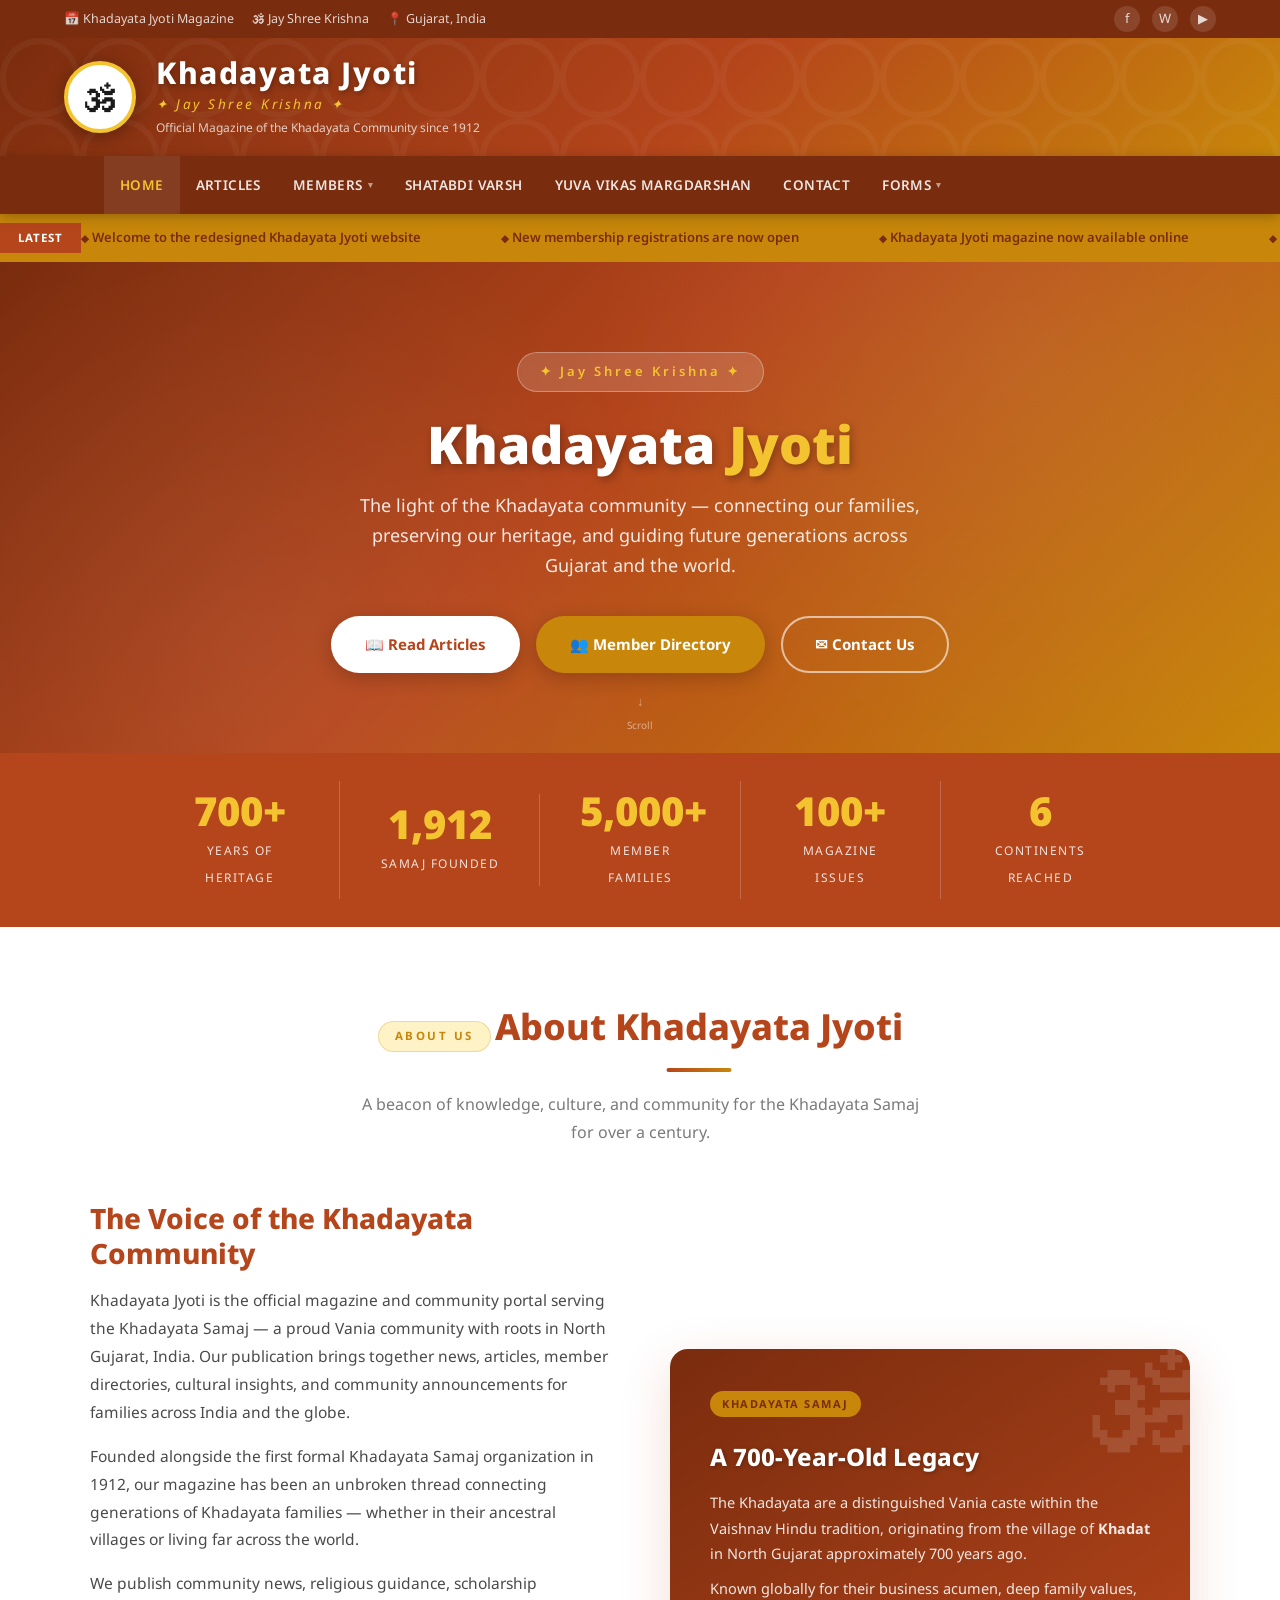
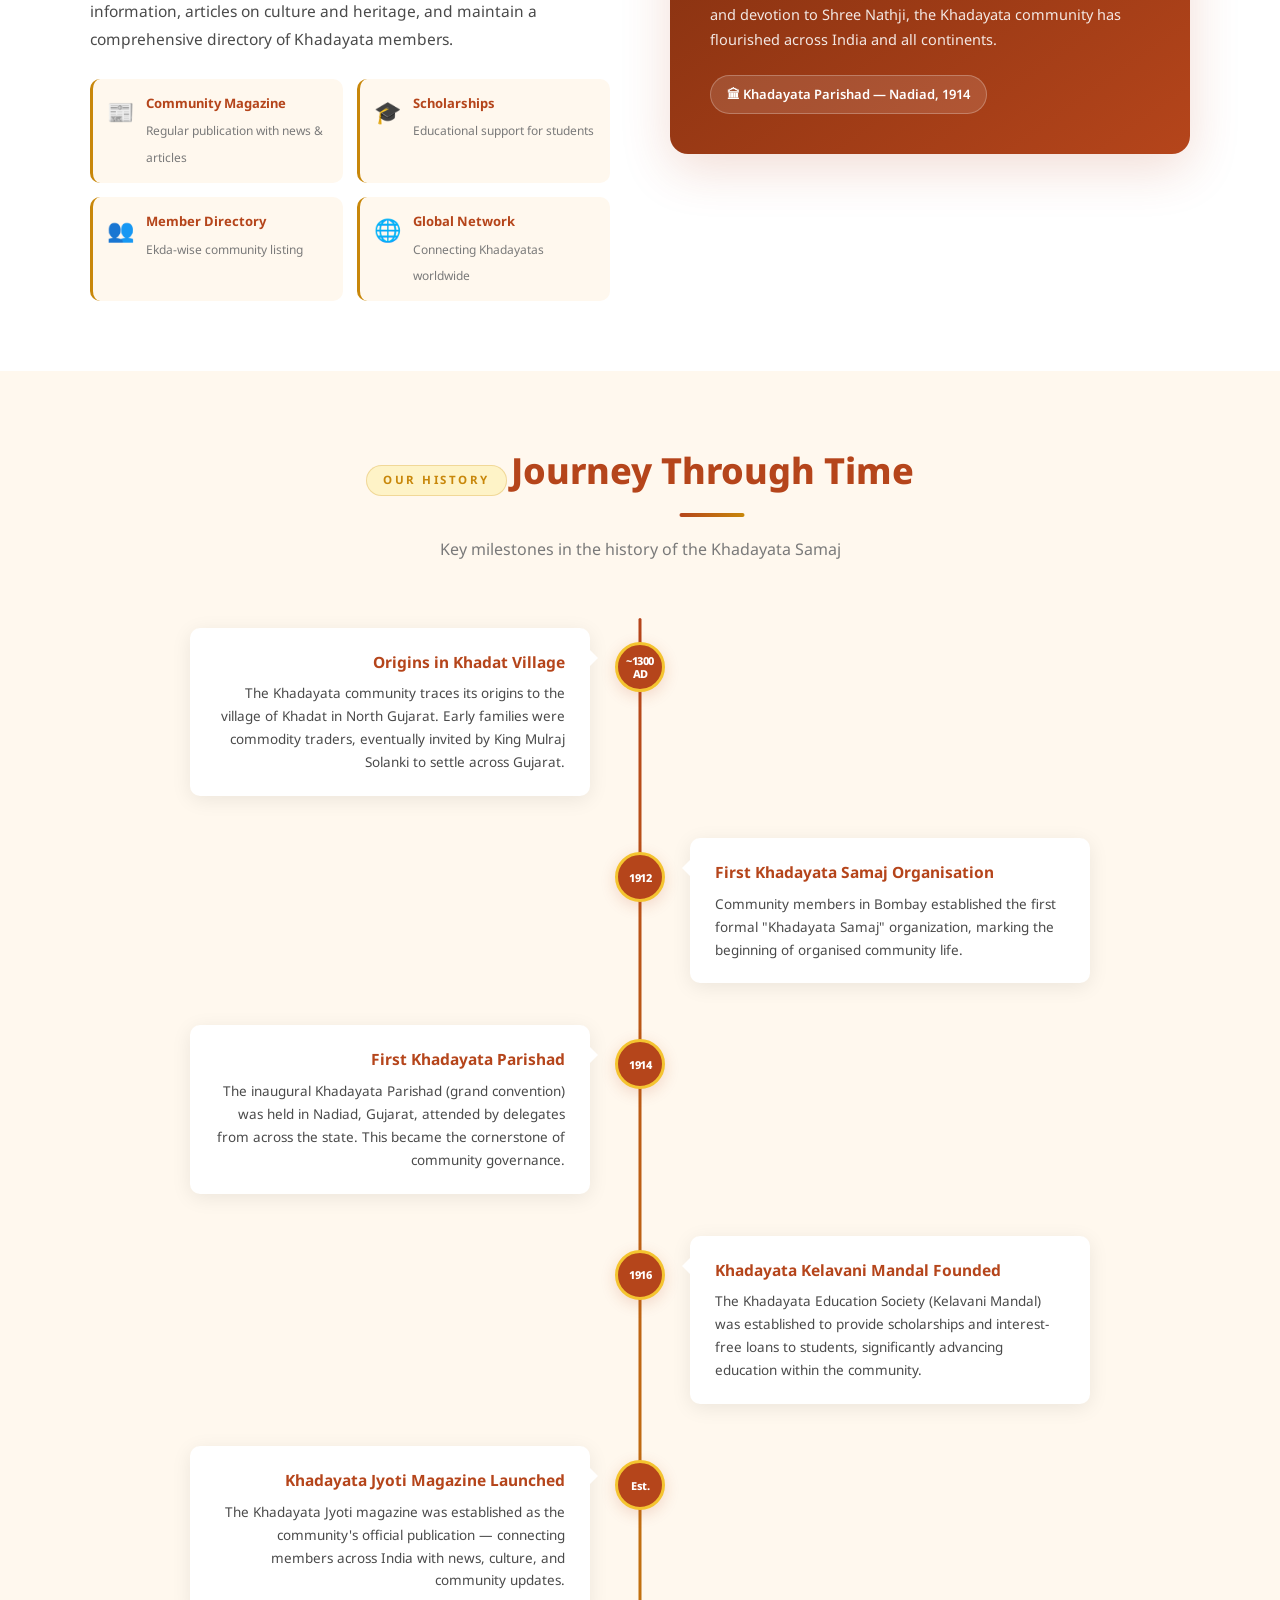
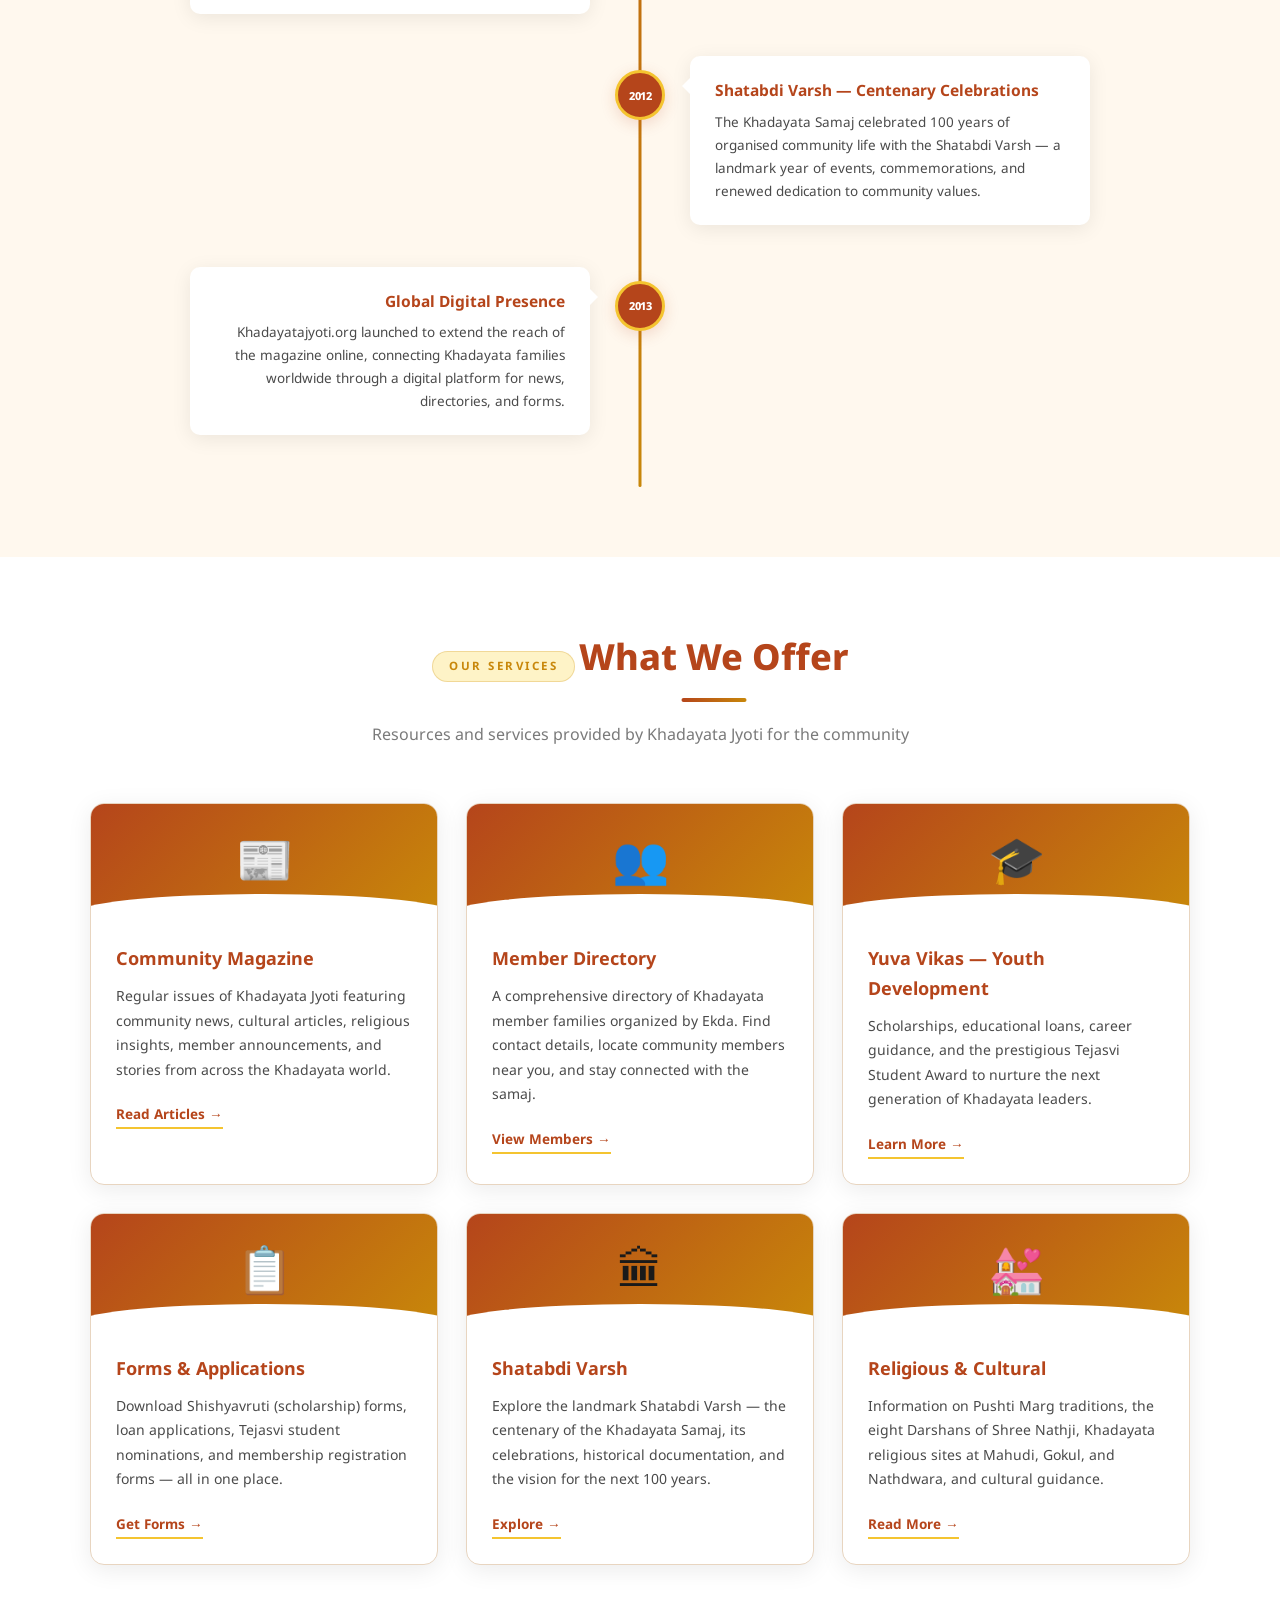
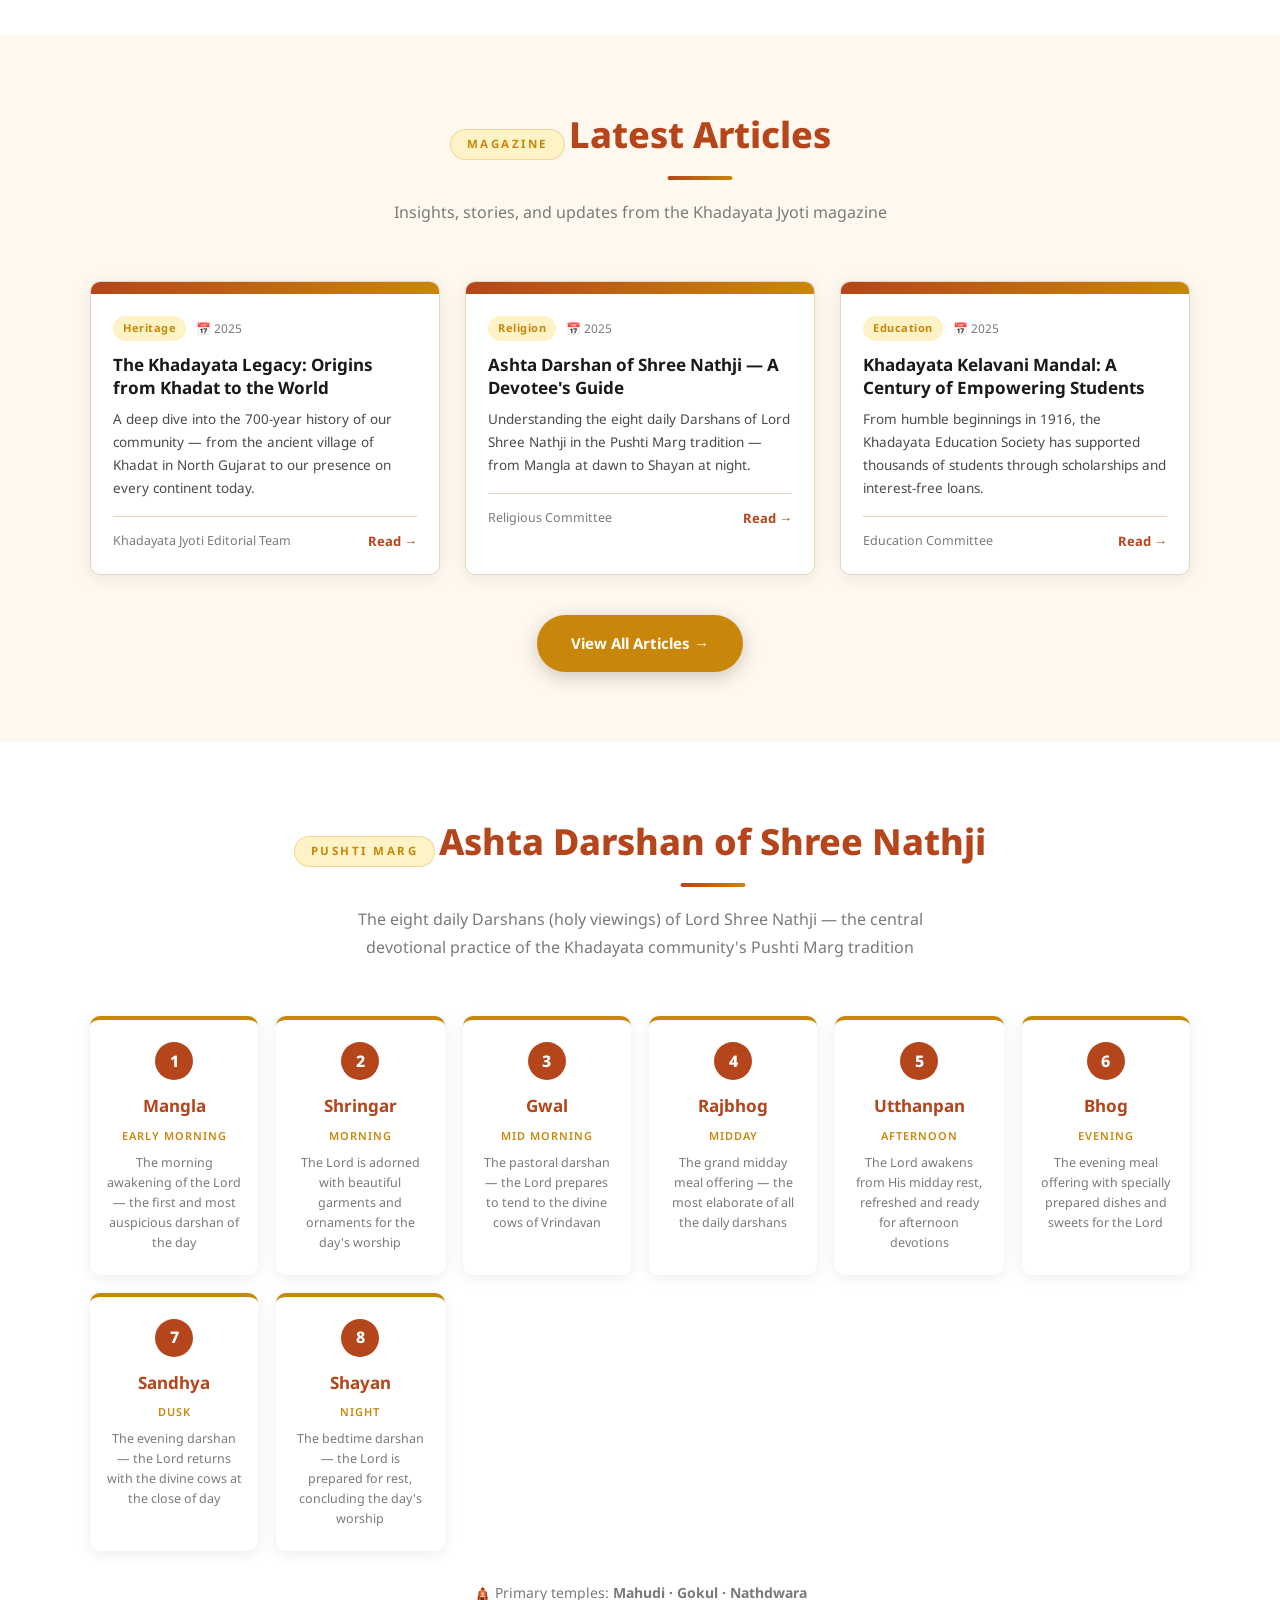
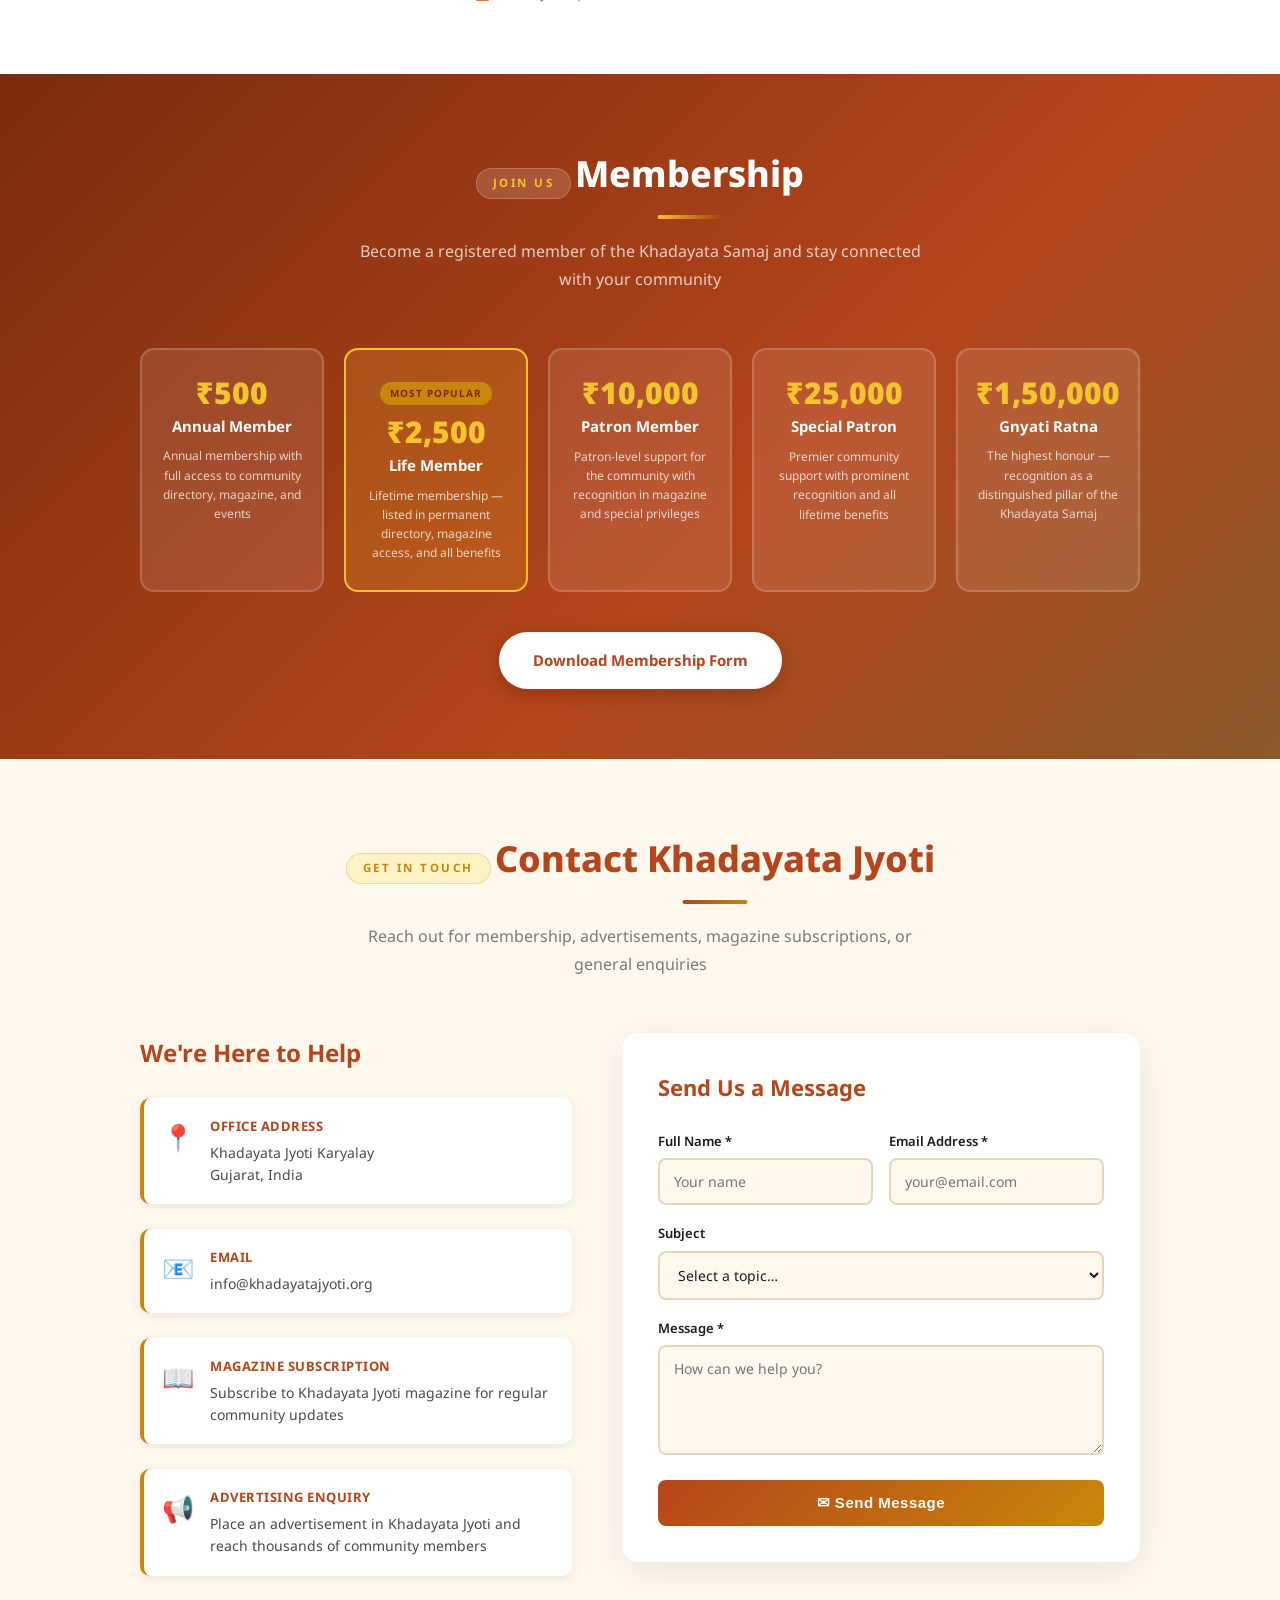
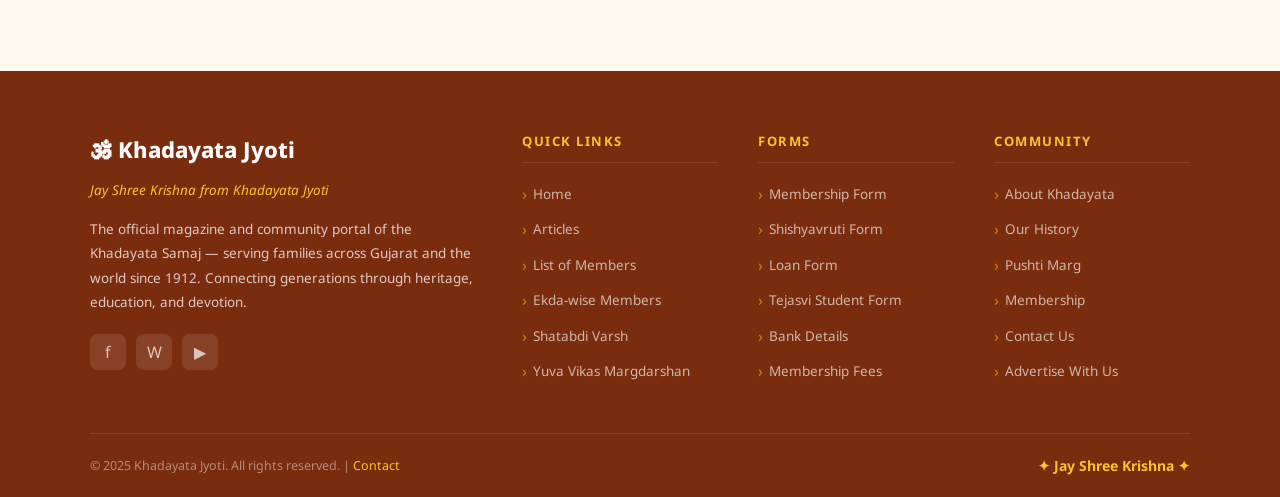
<file: index.html>
<!DOCTYPE html>
<html lang="en">
<head>
  <meta charset="UTF-8" />
  <meta name="viewport" content="width=device-width, initial-scale=1.0" />
  <meta name="description" content="Khadayata Jyoti – Official magazine and community portal of the Khadayata Samaj. Jay Shree Krishna." />
  <meta name="keywords" content="Khadayata, Khadayata Jyoti, Khadayata Samaj, Gujarat, Vania, Community Magazine" />
  <title>Khadayata Jyoti | Jay Shree Krishna</title>
  <link rel="preconnect" href="https://fonts.googleapis.com" />
  <link rel="preconnect" href="https://fonts.gstatic.com" crossorigin />
  <link href="https://fonts.googleapis.com/css2?family=Noto+Sans:ital,wght@0,400;0,600;0,700;0,800;0,900;1,400&family=Noto+Serif:wght@400;700&display=swap" rel="stylesheet" />
  <link rel="stylesheet" href="css/style.css" />
</head>
<body>

  <!-- ═══════════════ TOPBAR ═══════════════ -->
  <div class="topbar">
    <div class="topbar-left">
      <span>📅 Khadayata Jyoti Magazine</span>
      <span>🕉 Jay Shree Krishna</span>
      <span>📍 Gujarat, India</span>
    </div>
    <div class="topbar-right">
      <a href="#" class="social-link" title="Facebook">f</a>
      <a href="#" class="social-link" title="WhatsApp">W</a>
      <a href="#" class="social-link" title="YouTube">▶</a>
    </div>
  </div>

  <!-- ═══════════════ HEADER ═══════════════ -->
  <header class="site-header">
    <div class="header-logo">🕉</div>
    <div class="header-text">
      <h1>Khadayata Jyoti</h1>
      <p class="tagline">✦ Jay Shree Krishna ✦</p>
      <p class="sub-tagline">Official Magazine of the Khadayata Community since 1912</p>
    </div>
  </header>

  <!-- ═══════════════ NAVIGATION ═══════════════ -->
  <nav class="main-nav" role="navigation" aria-label="Main Navigation">
    <div class="nav-inner">
      <button class="nav-toggle" aria-label="Toggle navigation" aria-expanded="false">☰</button>
      <ul class="nav-menu">
        <li class="active"><a href="index.html">Home</a></li>
        <li><a href="articles.html">Articles</a></li>
        <li>
          <a href="members.html">Members <span class="arrow">▾</span></a>
          <ul class="dropdown">
            <li><a href="members.html">List of Members</a></li>
            <li><a href="ekda-members.html">Ekda-wise Members</a></li>
            <li><a href="forms.html#membership-form">Membership Form</a></li>
            <li><a href="forms.html#membership-fees">Membership Fees</a></li>
            <li><a href="forms.html#bank-details">Bank Details</a></li>
          </ul>
        </li>
        <li><a href="shatabdi-varsh.html">Shatabdi Varsh</a></li>
        <li><a href="yuva-vikas.html">Yuva Vikas Margdarshan</a></li>
        <li><a href="contact.html">Contact</a></li>
        <li>
          <a href="forms.html">Forms <span class="arrow">▾</span></a>
          <ul class="dropdown">
            <li><a href="forms.html#shishyavruti">Shishyavruti Form</a></li>
            <li><a href="forms.html#loan-form">Loan Form</a></li>
            <li><a href="forms.html#tejasvi">Tejasvi Student Form</a></li>
            <li><a href="forms.html#membership-form">Membership Form</a></li>
          </ul>
        </li>
      </ul>
    </div>
  </nav>

  <!-- ═══════════════ NEWS TICKER ═══════════════ -->
  <div class="ticker-bar" role="marquee" aria-label="Latest updates">
    <div class="ticker-label">Latest</div>
    <div class="ticker-content">
      <div class="ticker-track">
        <span>Welcome to the redesigned Khadayata Jyoti website</span>
        <span>New membership registrations are now open</span>
        <span>Khadayata Jyoti magazine now available online</span>
        <span>Shishyavruti (Scholarship) applications open for 2025</span>
        <span>Upcoming Khadayata Parishad — check Events for details</span>
        <span>Tejasvi Student Award nominations invited</span>
        <span>Jay Shree Krishna — Jay Khadayata Samaj</span>
      </div>
    </div>
  </div>

  <!-- ═══════════════ HERO ═══════════════ -->
  <section class="hero" aria-label="Welcome">
    <div class="hero-pattern"></div>
    <div class="hero-content fade-in">
      <div class="hero-badge">✦ Jay Shree Krishna ✦</div>
      <h2>Khadayata <span>Jyoti</span></h2>
      <p>The light of the Khadayata community — connecting our families, preserving our heritage, and guiding future generations across Gujarat and the world.</p>
      <div class="hero-btns">
        <a href="articles.html" class="btn btn-white">📖 Read Articles</a>
        <a href="members.html" class="btn btn-gold">👥 Member Directory</a>
        <a href="contact.html" class="btn btn-outline-white">✉ Contact Us</a>
      </div>
    </div>
    <div class="hero-scroll" aria-hidden="true"><span>↓</span><span style="font-size:10px">Scroll</span></div>
  </section>

  <!-- ═══════════════ STATS BAR ═══════════════ -->
  <div class="stats-bar" aria-label="Community statistics">
    <div class="stats-row">
      <div class="stat-item">
        <span class="stat-number" data-target="700" data-suffix="+">700+</span>
        <span class="stat-label">Years of Heritage</span>
      </div>
      <div class="stat-item">
        <span class="stat-number" data-target="1912" data-suffix="">1912</span>
        <span class="stat-label">Samaj Founded</span>
      </div>
      <div class="stat-item">
        <span class="stat-number" data-target="5000" data-suffix="+">5000+</span>
        <span class="stat-label">Member Families</span>
      </div>
      <div class="stat-item">
        <span class="stat-number" data-target="100" data-suffix="+">100+</span>
        <span class="stat-label">Magazine Issues</span>
      </div>
      <div class="stat-item">
        <span class="stat-number" data-target="6">6</span>
        <span class="stat-label">Continents Reached</span>
      </div>
    </div>
  </div>

  <!-- ═══════════════ ABOUT ═══════════════ -->
  <section class="section section-alt" id="about">
    <div class="section-header fade-in">
      <span class="eyebrow">About Us</span>
      <h2>About Khadayata Jyoti</h2>
      <p>A beacon of knowledge, culture, and community for the Khadayata Samaj for over a century.</p>
    </div>
    <div class="about-grid">
      <div class="about-text fade-in">
        <h3>The Voice of the Khadayata Community</h3>
        <p>Khadayata Jyoti is the official magazine and community portal serving the Khadayata Samaj — a proud Vania community with roots in North Gujarat, India. Our publication brings together news, articles, member directories, cultural insights, and community announcements for families across India and the globe.</p>
        <p>Founded alongside the first formal Khadayata Samaj organization in 1912, our magazine has been an unbroken thread connecting generations of Khadayata families — whether in their ancestral villages or living far across the world.</p>
        <p>We publish community news, religious guidance, scholarship information, articles on culture and heritage, and maintain a comprehensive directory of Khadayata members.</p>
        <div class="about-highlights">
          <div class="highlight-item">
            <div class="highlight-icon">📰</div>
            <div class="highlight-text"><strong>Community Magazine</strong><span>Regular publication with news & articles</span></div>
          </div>
          <div class="highlight-item">
            <div class="highlight-icon">🎓</div>
            <div class="highlight-text"><strong>Scholarships</strong><span>Educational support for students</span></div>
          </div>
          <div class="highlight-item">
            <div class="highlight-icon">👥</div>
            <div class="highlight-text"><strong>Member Directory</strong><span>Ekda-wise community listing</span></div>
          </div>
          <div class="highlight-item">
            <div class="highlight-icon">🌐</div>
            <div class="highlight-text"><strong>Global Network</strong><span>Connecting Khadayatas worldwide</span></div>
          </div>
        </div>
      </div>
      <div class="about-visual fade-in">
        <div class="about-card-main">
          <span class="card-tag">Khadayata Samaj</span>
          <h4>A 700-Year-Old Legacy</h4>
          <p>The Khadayata are a distinguished Vania caste within the Vaishnav Hindu tradition, originating from the village of <strong>Khadat</strong> in North Gujarat approximately 700 years ago.</p>
          <p>Known globally for their business acumen, deep family values, and devotion to Shree Nathji, the Khadayata community has flourished across India and all continents.</p>
          <div class="founded">🏛 Khadayata Parishad — Nadiad, 1914</div>
        </div>
      </div>
    </div>
  </section>

  <!-- ═══════════════ HISTORY TIMELINE ═══════════════ -->
  <section class="section section-cream" id="history">
    <div class="section-header fade-in">
      <span class="eyebrow">Our History</span>
      <h2>Journey Through Time</h2>
      <p>Key milestones in the history of the Khadayata Samaj</p>
    </div>
    <div class="timeline-wrap">
      <div class="tl-item fade-in">
        <div class="tl-content left">
          <h4>Origins in Khadat Village</h4>
          <p>The Khadayata community traces its origins to the village of Khadat in North Gujarat. Early families were commodity traders, eventually invited by King Mulraj Solanki to settle across Gujarat.</p>
        </div>
        <div class="tl-dot">
          <div class="tl-dot-inner">~1300<br>AD</div>
        </div>
        <div></div>
      </div>
      <div class="tl-item fade-in">
        <div></div>
        <div class="tl-dot">
          <div class="tl-dot-inner">1912</div>
        </div>
        <div class="tl-content right">
          <h4>First Khadayata Samaj Organisation</h4>
          <p>Community members in Bombay established the first formal "Khadayata Samaj" organization, marking the beginning of organised community life.</p>
        </div>
      </div>
      <div class="tl-item fade-in">
        <div class="tl-content left">
          <h4>First Khadayata Parishad</h4>
          <p>The inaugural Khadayata Parishad (grand convention) was held in Nadiad, Gujarat, attended by delegates from across the state. This became the cornerstone of community governance.</p>
        </div>
        <div class="tl-dot">
          <div class="tl-dot-inner">1914</div>
        </div>
        <div></div>
      </div>
      <div class="tl-item fade-in">
        <div></div>
        <div class="tl-dot">
          <div class="tl-dot-inner">1916</div>
        </div>
        <div class="tl-content right">
          <h4>Khadayata Kelavani Mandal Founded</h4>
          <p>The Khadayata Education Society (Kelavani Mandal) was established to provide scholarships and interest-free loans to students, significantly advancing education within the community.</p>
        </div>
      </div>
      <div class="tl-item fade-in">
        <div class="tl-content left">
          <h4>Khadayata Jyoti Magazine Launched</h4>
          <p>The Khadayata Jyoti magazine was established as the community's official publication — connecting members across India with news, culture, and community updates.</p>
        </div>
        <div class="tl-dot">
          <div class="tl-dot-inner">Est.</div>
        </div>
        <div></div>
      </div>
      <div class="tl-item fade-in">
        <div></div>
        <div class="tl-dot">
          <div class="tl-dot-inner">2012</div>
        </div>
        <div class="tl-content right">
          <h4>Shatabdi Varsh — Centenary Celebrations</h4>
          <p>The Khadayata Samaj celebrated 100 years of organised community life with the Shatabdi Varsh — a landmark year of events, commemorations, and renewed dedication to community values.</p>
        </div>
      </div>
      <div class="tl-item fade-in">
        <div class="tl-content left">
          <h4>Global Digital Presence</h4>
          <p>Khadayatajyoti.org launched to extend the reach of the magazine online, connecting Khadayata families worldwide through a digital platform for news, directories, and forms.</p>
        </div>
        <div class="tl-dot">
          <div class="tl-dot-inner">2013</div>
        </div>
        <div></div>
      </div>
    </div>
  </section>

  <!-- ═══════════════ SERVICES ═══════════════ -->
  <section class="section section-alt" id="services">
    <div class="section-header fade-in">
      <span class="eyebrow">Our Services</span>
      <h2>What We Offer</h2>
      <p>Resources and services provided by Khadayata Jyoti for the community</p>
    </div>
    <div class="services-grid">
      <div class="service-card fade-in">
        <div class="card-top">📰</div>
        <div class="card-body">
          <h3>Community Magazine</h3>
          <p>Regular issues of Khadayata Jyoti featuring community news, cultural articles, religious insights, member announcements, and stories from across the Khadayata world.</p>
          <a href="articles.html" class="card-link">Read Articles →</a>
        </div>
      </div>
      <div class="service-card fade-in">
        <div class="card-top">👥</div>
        <div class="card-body">
          <h3>Member Directory</h3>
          <p>A comprehensive directory of Khadayata member families organized by Ekda. Find contact details, locate community members near you, and stay connected with the samaj.</p>
          <a href="members.html" class="card-link">View Members →</a>
        </div>
      </div>
      <div class="service-card fade-in">
        <div class="card-top">🎓</div>
        <div class="card-body">
          <h3>Yuva Vikas — Youth Development</h3>
          <p>Scholarships, educational loans, career guidance, and the prestigious Tejasvi Student Award to nurture the next generation of Khadayata leaders.</p>
          <a href="yuva-vikas.html" class="card-link">Learn More →</a>
        </div>
      </div>
      <div class="service-card fade-in">
        <div class="card-top">📋</div>
        <div class="card-body">
          <h3>Forms &amp; Applications</h3>
          <p>Download Shishyavruti (scholarship) forms, loan applications, Tejasvi student nominations, and membership registration forms — all in one place.</p>
          <a href="forms.html" class="card-link">Get Forms →</a>
        </div>
      </div>
      <div class="service-card fade-in">
        <div class="card-top">🏛</div>
        <div class="card-body">
          <h3>Shatabdi Varsh</h3>
          <p>Explore the landmark Shatabdi Varsh — the centenary of the Khadayata Samaj, its celebrations, historical documentation, and the vision for the next 100 years.</p>
          <a href="shatabdi-varsh.html" class="card-link">Explore →</a>
        </div>
      </div>
      <div class="service-card fade-in">
        <div class="card-top">💒</div>
        <div class="card-body">
          <h3>Religious &amp; Cultural</h3>
          <p>Information on Pushti Marg traditions, the eight Darshans of Shree Nathji, Khadayata religious sites at Mahudi, Gokul, and Nathdwara, and cultural guidance.</p>
          <a href="articles.html#religious" class="card-link">Read More →</a>
        </div>
      </div>
    </div>
  </section>

  <!-- ═══════════════ LATEST ARTICLES ═══════════════ -->
  <section class="section section-cream" id="latest-articles">
    <div class="section-header fade-in">
      <span class="eyebrow">Magazine</span>
      <h2>Latest Articles</h2>
      <p>Insights, stories, and updates from the Khadayata Jyoti magazine</p>
    </div>
    <div class="articles-grid">
      <article class="article-card fade-in">
        <div class="article-thumb"></div>
        <div class="article-body">
          <div class="article-meta">
            <span class="article-tag">Heritage</span>
            <span>📅 2025</span>
          </div>
          <h4>The Khadayata Legacy: Origins from Khadat to the World</h4>
          <p>A deep dive into the 700-year history of our community — from the ancient village of Khadat in North Gujarat to our presence on every continent today.</p>
          <div class="article-footer">
            <span class="article-author">Khadayata Jyoti Editorial Team</span>
            <a href="articles.html" class="read-more">Read →</a>
          </div>
        </div>
      </article>
      <article class="article-card fade-in">
        <div class="article-thumb"></div>
        <div class="article-body">
          <div class="article-meta">
            <span class="article-tag">Religion</span>
            <span>📅 2025</span>
          </div>
          <h4>Ashta Darshan of Shree Nathji — A Devotee's Guide</h4>
          <p>Understanding the eight daily Darshans of Lord Shree Nathji in the Pushti Marg tradition — from Mangla at dawn to Shayan at night.</p>
          <div class="article-footer">
            <span class="article-author">Religious Committee</span>
            <a href="articles.html" class="read-more">Read →</a>
          </div>
        </div>
      </article>
      <article class="article-card fade-in">
        <div class="article-thumb"></div>
        <div class="article-body">
          <div class="article-meta">
            <span class="article-tag">Education</span>
            <span>📅 2025</span>
          </div>
          <h4>Khadayata Kelavani Mandal: A Century of Empowering Students</h4>
          <p>From humble beginnings in 1916, the Khadayata Education Society has supported thousands of students through scholarships and interest-free loans.</p>
          <div class="article-footer">
            <span class="article-author">Education Committee</span>
            <a href="articles.html" class="read-more">Read →</a>
          </div>
        </div>
      </article>
    </div>
    <div class="text-center mt-4 fade-in">
      <a href="articles.html" class="btn btn-gold">View All Articles →</a>
    </div>
  </section>

  <!-- ═══════════════ RELIGIOUS SECTION ═══════════════ -->
  <section class="section section-alt" id="religion">
    <div class="section-header fade-in">
      <span class="eyebrow">Pushti Marg</span>
      <h2>Ashta Darshan of Shree Nathji</h2>
      <p>The eight daily Darshans (holy viewings) of Lord Shree Nathji — the central devotional practice of the Khadayata community's Pushti Marg tradition</p>
    </div>
    <div class="darshan-grid">
      <div class="darshan-card fade-in">
        <div class="darshan-num">1</div>
        <div class="darshan-name">Mangla</div>
        <div class="darshan-time">Early Morning</div>
        <div class="darshan-desc">The morning awakening of the Lord — the first and most auspicious darshan of the day</div>
      </div>
      <div class="darshan-card fade-in">
        <div class="darshan-num">2</div>
        <div class="darshan-name">Shringar</div>
        <div class="darshan-time">Morning</div>
        <div class="darshan-desc">The Lord is adorned with beautiful garments and ornaments for the day's worship</div>
      </div>
      <div class="darshan-card fade-in">
        <div class="darshan-num">3</div>
        <div class="darshan-name">Gwal</div>
        <div class="darshan-time">Mid Morning</div>
        <div class="darshan-desc">The pastoral darshan — the Lord prepares to tend to the divine cows of Vrindavan</div>
      </div>
      <div class="darshan-card fade-in">
        <div class="darshan-num">4</div>
        <div class="darshan-name">Rajbhog</div>
        <div class="darshan-time">Midday</div>
        <div class="darshan-desc">The grand midday meal offering — the most elaborate of all the daily darshans</div>
      </div>
      <div class="darshan-card fade-in">
        <div class="darshan-num">5</div>
        <div class="darshan-name">Utthanpan</div>
        <div class="darshan-time">Afternoon</div>
        <div class="darshan-desc">The Lord awakens from His midday rest, refreshed and ready for afternoon devotions</div>
      </div>
      <div class="darshan-card fade-in">
        <div class="darshan-num">6</div>
        <div class="darshan-name">Bhog</div>
        <div class="darshan-time">Evening</div>
        <div class="darshan-desc">The evening meal offering with specially prepared dishes and sweets for the Lord</div>
      </div>
      <div class="darshan-card fade-in">
        <div class="darshan-num">7</div>
        <div class="darshan-name">Sandhya</div>
        <div class="darshan-time">Dusk</div>
        <div class="darshan-desc">The evening darshan — the Lord returns with the divine cows at the close of day</div>
      </div>
      <div class="darshan-card fade-in">
        <div class="darshan-num">8</div>
        <div class="darshan-name">Shayan</div>
        <div class="darshan-time">Night</div>
        <div class="darshan-desc">The bedtime darshan — the Lord is prepared for rest, concluding the day's worship</div>
      </div>
    </div>
    <p class="text-center fade-in" style="margin-top:30px; color:var(--text-light); font-size:14px;">
      🛕 Primary temples: <strong>Mahudi · Gokul · Nathdwara</strong>
    </p>
  </section>

  <!-- ═══════════════ MEMBERSHIP ═══════════════ -->
  <section class="section membership-section" id="membership">
    <div class="section-header fade-in">
      <span class="eyebrow">Join Us</span>
      <h2>Membership</h2>
      <p>Become a registered member of the Khadayata Samaj and stay connected with your community</p>
    </div>
    <div class="mem-grid">
      <div class="mem-card fade-in">
        <span class="mem-amount">₹500</span>
        <div class="mem-type">Annual Member</div>
        <div class="mem-desc">Annual membership with full access to community directory, magazine, and events</div>
      </div>
      <div class="mem-card featured fade-in">
        <div class="mem-badge">Most Popular</div>
        <span class="mem-amount">₹2,500</span>
        <div class="mem-type">Life Member</div>
        <div class="mem-desc">Lifetime membership — listed in permanent directory, magazine access, and all benefits</div>
      </div>
      <div class="mem-card fade-in">
        <span class="mem-amount">₹10,000</span>
        <div class="mem-type">Patron Member</div>
        <div class="mem-desc">Patron-level support for the community with recognition in magazine and special privileges</div>
      </div>
      <div class="mem-card fade-in">
        <span class="mem-amount">₹25,000</span>
        <div class="mem-type">Special Patron</div>
        <div class="mem-desc">Premier community support with prominent recognition and all lifetime benefits</div>
      </div>
      <div class="mem-card fade-in">
        <span class="mem-amount">₹1,50,000</span>
        <div class="mem-type">Gnyati Ratna</div>
        <div class="mem-desc">The highest honour — recognition as a distinguished pillar of the Khadayata Samaj</div>
      </div>
    </div>
    <div class="text-center mt-4 fade-in">
      <a href="forms.html#membership-form" class="btn btn-white">Download Membership Form</a>
    </div>
  </section>

  <!-- ═══════════════ CONTACT STRIP ═══════════════ -->
  <section class="section section-cream" id="contact-strip">
    <div class="section-header fade-in">
      <span class="eyebrow">Get in Touch</span>
      <h2>Contact Khadayata Jyoti</h2>
      <p>Reach out for membership, advertisements, magazine subscriptions, or general enquiries</p>
    </div>
    <div class="contact-grid">
      <div class="contact-info-col fade-in">
        <h3>We're Here to Help</h3>
        <div class="contact-item">
          <div class="ci-icon">📍</div>
          <div class="ci-text">
            <strong>Office Address</strong>
            <p>Khadayata Jyoti Karyalay<br>Gujarat, India</p>
          </div>
        </div>
        <div class="contact-item">
          <div class="ci-icon">📧</div>
          <div class="ci-text">
            <strong>Email</strong>
            <p>info@khadayatajyoti.org</p>
          </div>
        </div>
        <div class="contact-item">
          <div class="ci-icon">📖</div>
          <div class="ci-text">
            <strong>Magazine Subscription</strong>
            <p>Subscribe to Khadayata Jyoti magazine for regular community updates</p>
          </div>
        </div>
        <div class="contact-item">
          <div class="ci-icon">📢</div>
          <div class="ci-text">
            <strong>Advertising Enquiry</strong>
            <p>Place an advertisement in Khadayata Jyoti and reach thousands of community members</p>
          </div>
        </div>
      </div>
      <div class="fade-in">
        <form class="contact-form" id="contactForm" novalidate>
          <h3>Send Us a Message</h3>
          <div class="form-row">
            <div class="form-grp">
              <label for="name">Full Name *</label>
              <input type="text" id="name" name="name" placeholder="Your name" required />
            </div>
            <div class="form-grp">
              <label for="email">Email Address *</label>
              <input type="email" id="email" name="email" placeholder="your@email.com" required />
            </div>
          </div>
          <div class="form-grp">
            <label for="subject">Subject</label>
            <select id="subject" name="subject">
              <option value="">Select a topic…</option>
              <option>Membership Enquiry</option>
              <option>Magazine Subscription</option>
              <option>Advertising Enquiry</option>
              <option>Scholarship / Loan</option>
              <option>General Enquiry</option>
            </select>
          </div>
          <div class="form-grp">
            <label for="message">Message *</label>
            <textarea id="message" name="message" placeholder="How can we help you?" required></textarea>
          </div>
          <button type="submit" class="btn-submit">✉ Send Message</button>
        </form>
      </div>
    </div>
  </section>

  <!-- ═══════════════ FOOTER ═══════════════ -->
  <footer class="site-footer" role="contentinfo">
    <div class="footer-grid">
      <div class="footer-brand">
        <h3>🕉 Khadayata Jyoti</h3>
        <span class="brand-tag">Jay Shree Krishna from Khadayata Jyoti</span>
        <p>The official magazine and community portal of the Khadayata Samaj — serving families across Gujarat and the world since 1912. Connecting generations through heritage, education, and devotion.</p>
        <div class="footer-social">
          <a href="#" class="fsocial" title="Facebook">f</a>
          <a href="#" class="fsocial" title="WhatsApp">W</a>
          <a href="#" class="fsocial" title="YouTube">▶</a>
        </div>
      </div>
      <div class="footer-col">
        <h4>Quick Links</h4>
        <ul>
          <li><a href="index.html">Home</a></li>
          <li><a href="articles.html">Articles</a></li>
          <li><a href="members.html">List of Members</a></li>
          <li><a href="ekda-members.html">Ekda-wise Members</a></li>
          <li><a href="shatabdi-varsh.html">Shatabdi Varsh</a></li>
          <li><a href="yuva-vikas.html">Yuva Vikas Margdarshan</a></li>
        </ul>
      </div>
      <div class="footer-col">
        <h4>Forms</h4>
        <ul>
          <li><a href="forms.html#membership-form">Membership Form</a></li>
          <li><a href="forms.html#shishyavruti">Shishyavruti Form</a></li>
          <li><a href="forms.html#loan-form">Loan Form</a></li>
          <li><a href="forms.html#tejasvi">Tejasvi Student Form</a></li>
          <li><a href="forms.html#bank-details">Bank Details</a></li>
          <li><a href="forms.html#membership-fees">Membership Fees</a></li>
        </ul>
      </div>
      <div class="footer-col">
        <h4>Community</h4>
        <ul>
          <li><a href="index.html#about">About Khadayata</a></li>
          <li><a href="index.html#history">Our History</a></li>
          <li><a href="index.html#religion">Pushti Marg</a></li>
          <li><a href="index.html#membership">Membership</a></li>
          <li><a href="contact.html">Contact Us</a></li>
          <li><a href="contact.html">Advertise With Us</a></li>
        </ul>
      </div>
    </div>
    <div class="footer-bottom">
      <p>&copy; 2025 Khadayata Jyoti. All rights reserved. | <a href="contact.html">Contact</a></p>
      <span class="footer-jay">✦ Jay Shree Krishna ✦</span>
    </div>
  </footer>

  <script src="js/main.js"></script>
</body>
</html>
</file>
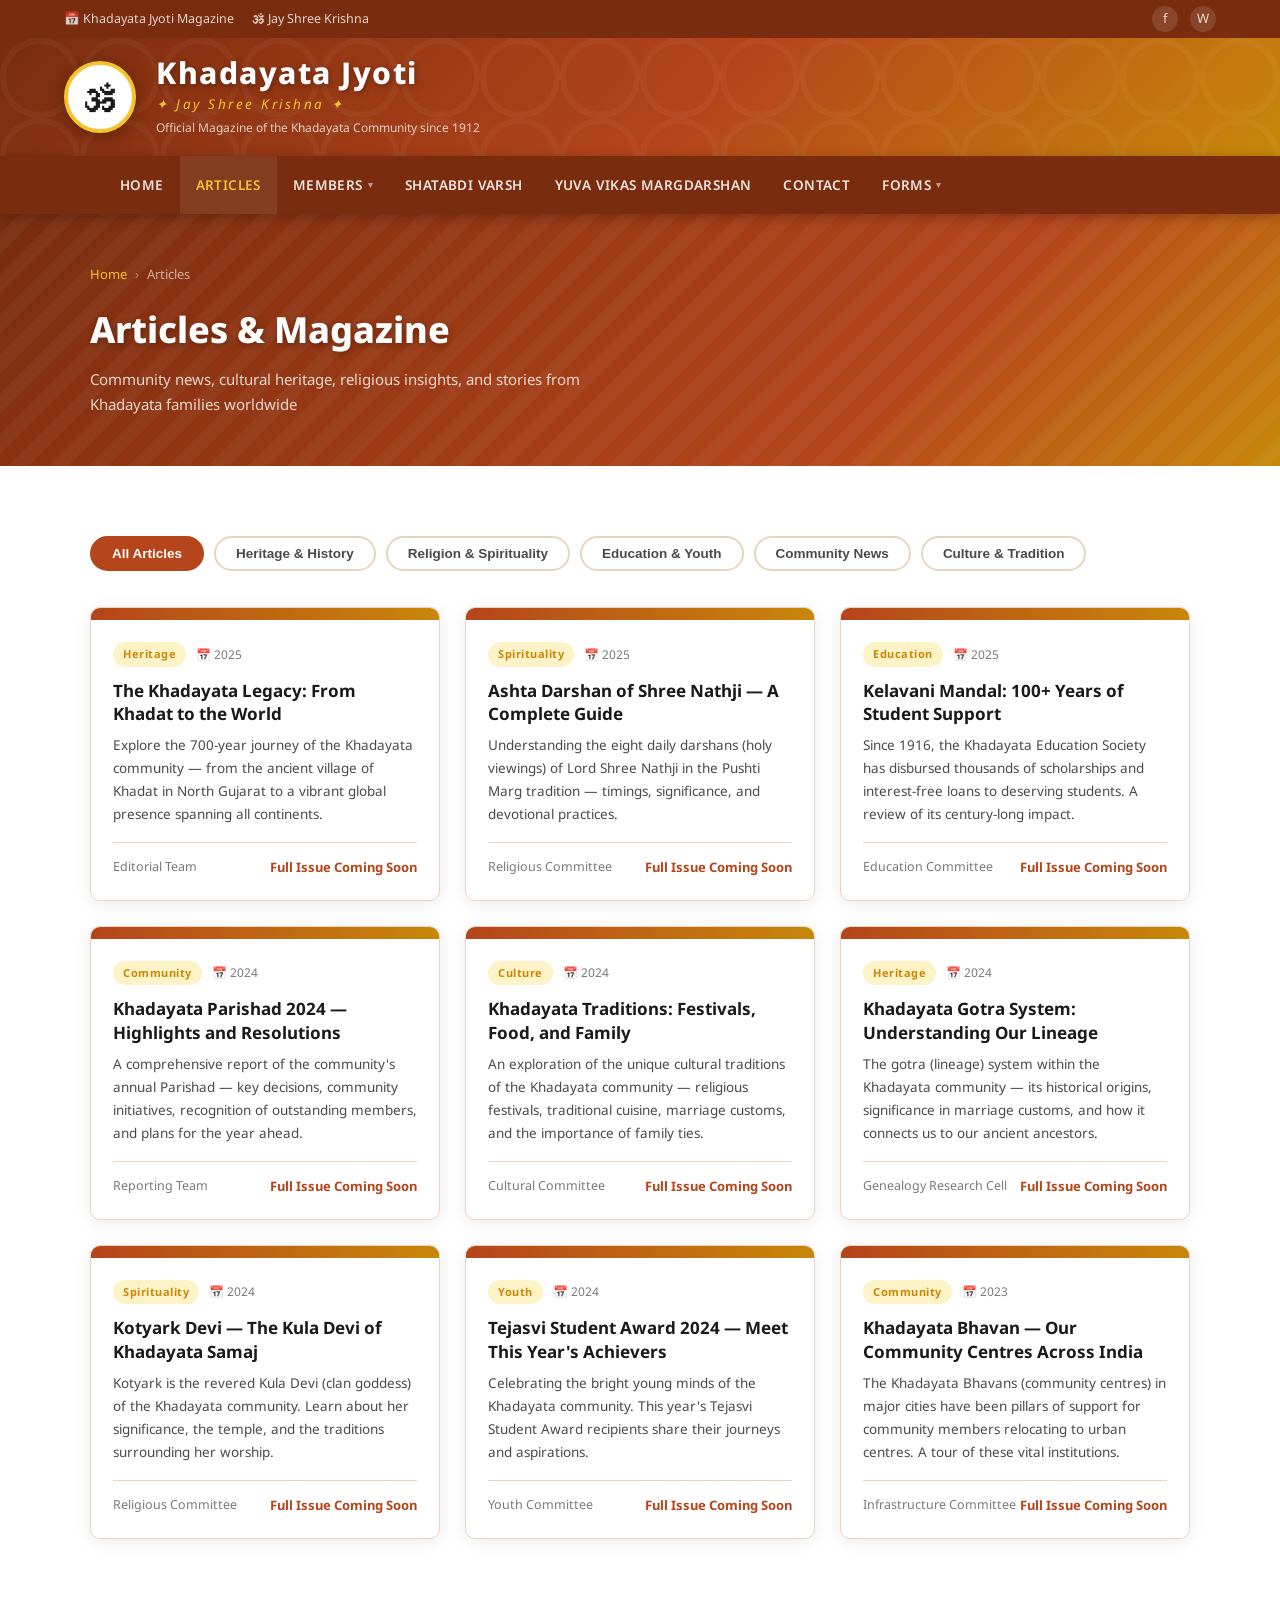
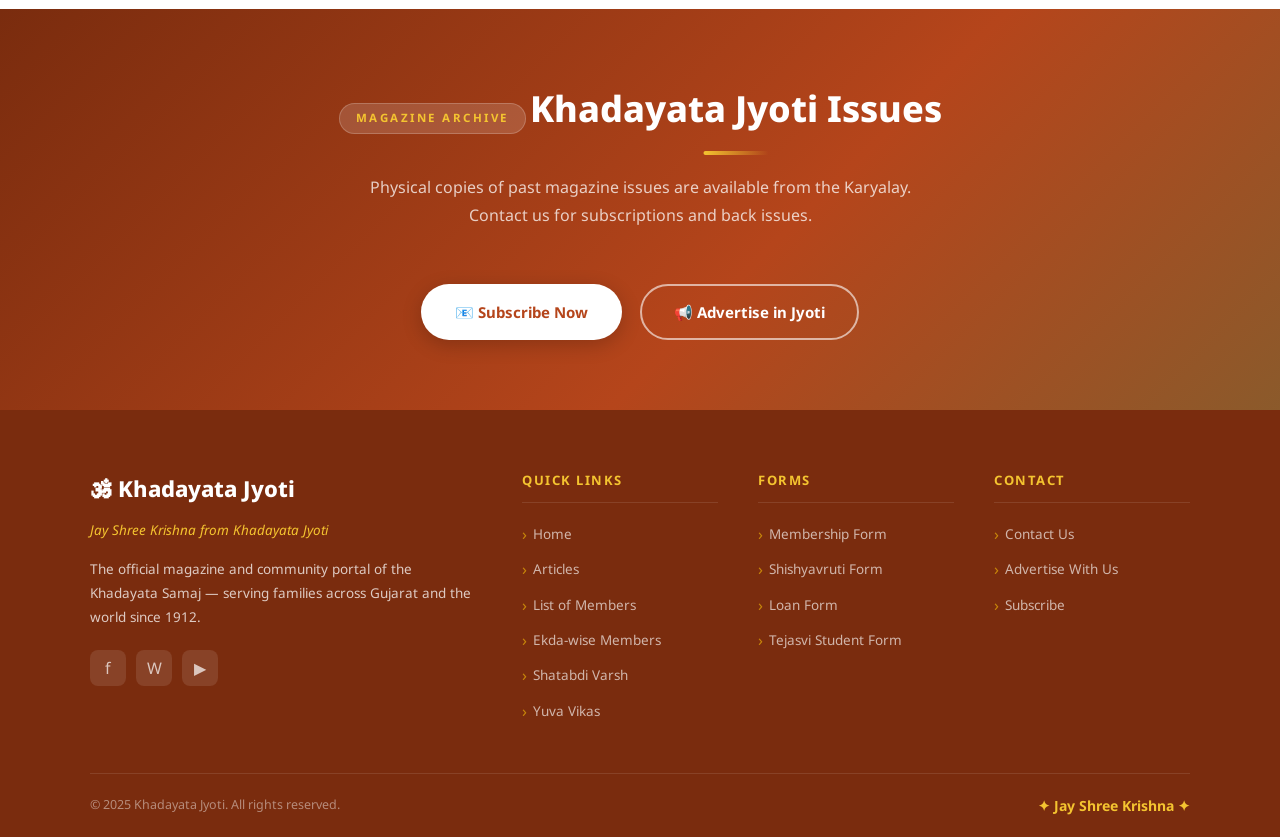
<file: articles.html>
<!DOCTYPE html>
<html lang="en">
<head>
  <meta charset="UTF-8" />
  <meta name="viewport" content="width=device-width, initial-scale=1.0" />
  <meta name="description" content="Articles from Khadayata Jyoti magazine — community news, cultural heritage, religious guidance and more." />
  <title>Articles | Khadayata Jyoti</title>
  <link rel="preconnect" href="https://fonts.googleapis.com" />
  <link rel="preconnect" href="https://fonts.gstatic.com" crossorigin />
  <link href="https://fonts.googleapis.com/css2?family=Noto+Sans:ital,wght@0,400;0,600;0,700;0,800;0,900;1,400&display=swap" rel="stylesheet" />
  <link rel="stylesheet" href="css/style.css" />
</head>
<body>

  <div class="topbar">
    <div class="topbar-left">
      <span>📅 Khadayata Jyoti Magazine</span>
      <span>🕉 Jay Shree Krishna</span>
    </div>
    <div class="topbar-right">
      <a href="#" class="social-link">f</a>
      <a href="#" class="social-link">W</a>
    </div>
  </div>

  <header class="site-header">
    <div class="header-logo">🕉</div>
    <div class="header-text">
      <h1>Khadayata Jyoti</h1>
      <p class="tagline">✦ Jay Shree Krishna ✦</p>
      <p class="sub-tagline">Official Magazine of the Khadayata Community since 1912</p>
    </div>
  </header>

  <nav class="main-nav">
    <div class="nav-inner">
      <button class="nav-toggle" aria-label="Toggle navigation">☰</button>
      <ul class="nav-menu">
        <li><a href="index.html">Home</a></li>
        <li class="active"><a href="articles.html">Articles</a></li>
        <li>
          <a href="members.html">Members <span class="arrow">▾</span></a>
          <ul class="dropdown">
            <li><a href="members.html">List of Members</a></li>
            <li><a href="ekda-members.html">Ekda-wise Members</a></li>
            <li><a href="forms.html#membership-form">Membership Form</a></li>
            <li><a href="forms.html#membership-fees">Membership Fees</a></li>
            <li><a href="forms.html#bank-details">Bank Details</a></li>
          </ul>
        </li>
        <li><a href="shatabdi-varsh.html">Shatabdi Varsh</a></li>
        <li><a href="yuva-vikas.html">Yuva Vikas Margdarshan</a></li>
        <li><a href="contact.html">Contact</a></li>
        <li>
          <a href="forms.html">Forms <span class="arrow">▾</span></a>
          <ul class="dropdown">
            <li><a href="forms.html#shishyavruti">Shishyavruti Form</a></li>
            <li><a href="forms.html#loan-form">Loan Form</a></li>
            <li><a href="forms.html#tejasvi">Tejasvi Student Form</a></li>
            <li><a href="forms.html#membership-form">Membership Form</a></li>
          </ul>
        </li>
      </ul>
    </div>
  </nav>

  <!-- PAGE HERO -->
  <div class="page-hero">
    <div class="page-hero-inner">
      <div class="breadcrumb"><a href="index.html">Home</a> <span>›</span> Articles</div>
      <h2>Articles &amp; Magazine</h2>
      <p>Community news, cultural heritage, religious insights, and stories from Khadayata families worldwide</p>
    </div>
  </div>

  <!-- ARTICLES FILTER -->
  <section class="section section-alt">
    <div class="container">
      <div class="ekda-tabs fade-in" style="margin-bottom:36px;">
        <button class="ekda-tab active" data-ekda="all">All Articles</button>
        <button class="ekda-tab" data-ekda="heritage">Heritage &amp; History</button>
        <button class="ekda-tab" data-ekda="religion">Religion &amp; Spirituality</button>
        <button class="ekda-tab" data-ekda="education">Education &amp; Youth</button>
        <button class="ekda-tab" data-ekda="community">Community News</button>
        <button class="ekda-tab" data-ekda="culture">Culture &amp; Tradition</button>
      </div>

      <div class="articles-grid">

        <article class="article-card fade-in ekda-group" data-ekda="heritage">
          <div class="article-thumb"></div>
          <div class="article-body">
            <div class="article-meta">
              <span class="article-tag">Heritage</span><span>📅 2025</span>
            </div>
            <h4>The Khadayata Legacy: From Khadat to the World</h4>
            <p>Explore the 700-year journey of the Khadayata community — from the ancient village of Khadat in North Gujarat to a vibrant global presence spanning all continents.</p>
            <div class="article-footer">
              <span class="article-author">Editorial Team</span>
              <span class="read-more">Full Issue Coming Soon</span>
            </div>
          </div>
        </article>

        <article class="article-card fade-in ekda-group" data-ekda="religion">
          <div class="article-thumb"></div>
          <div class="article-body">
            <div class="article-meta">
              <span class="article-tag">Spirituality</span><span>📅 2025</span>
            </div>
            <h4>Ashta Darshan of Shree Nathji — A Complete Guide</h4>
            <p>Understanding the eight daily darshans (holy viewings) of Lord Shree Nathji in the Pushti Marg tradition — timings, significance, and devotional practices.</p>
            <div class="article-footer">
              <span class="article-author">Religious Committee</span>
              <span class="read-more">Full Issue Coming Soon</span>
            </div>
          </div>
        </article>

        <article class="article-card fade-in ekda-group" data-ekda="education">
          <div class="article-thumb"></div>
          <div class="article-body">
            <div class="article-meta">
              <span class="article-tag">Education</span><span>📅 2025</span>
            </div>
            <h4>Kelavani Mandal: 100+ Years of Student Support</h4>
            <p>Since 1916, the Khadayata Education Society has disbursed thousands of scholarships and interest-free loans to deserving students. A review of its century-long impact.</p>
            <div class="article-footer">
              <span class="article-author">Education Committee</span>
              <span class="read-more">Full Issue Coming Soon</span>
            </div>
          </div>
        </article>

        <article class="article-card fade-in ekda-group" data-ekda="community">
          <div class="article-thumb"></div>
          <div class="article-body">
            <div class="article-meta">
              <span class="article-tag">Community</span><span>📅 2024</span>
            </div>
            <h4>Khadayata Parishad 2024 — Highlights and Resolutions</h4>
            <p>A comprehensive report of the community's annual Parishad — key decisions, community initiatives, recognition of outstanding members, and plans for the year ahead.</p>
            <div class="article-footer">
              <span class="article-author">Reporting Team</span>
              <span class="read-more">Full Issue Coming Soon</span>
            </div>
          </div>
        </article>

        <article class="article-card fade-in ekda-group" data-ekda="culture">
          <div class="article-thumb"></div>
          <div class="article-body">
            <div class="article-meta">
              <span class="article-tag">Culture</span><span>📅 2024</span>
            </div>
            <h4>Khadayata Traditions: Festivals, Food, and Family</h4>
            <p>An exploration of the unique cultural traditions of the Khadayata community — religious festivals, traditional cuisine, marriage customs, and the importance of family ties.</p>
            <div class="article-footer">
              <span class="article-author">Cultural Committee</span>
              <span class="read-more">Full Issue Coming Soon</span>
            </div>
          </div>
        </article>

        <article class="article-card fade-in ekda-group" data-ekda="heritage">
          <div class="article-thumb"></div>
          <div class="article-body">
            <div class="article-meta">
              <span class="article-tag">Heritage</span><span>📅 2024</span>
            </div>
            <h4>Khadayata Gotra System: Understanding Our Lineage</h4>
            <p>The gotra (lineage) system within the Khadayata community — its historical origins, significance in marriage customs, and how it connects us to our ancient ancestors.</p>
            <div class="article-footer">
              <span class="article-author">Genealogy Research Cell</span>
              <span class="read-more">Full Issue Coming Soon</span>
            </div>
          </div>
        </article>

        <article class="article-card fade-in ekda-group" data-ekda="religion">
          <div class="article-thumb"></div>
          <div class="article-body">
            <div class="article-meta">
              <span class="article-tag">Spirituality</span><span>📅 2024</span>
            </div>
            <h4>Kotyark Devi — The Kula Devi of Khadayata Samaj</h4>
            <p>Kotyark is the revered Kula Devi (clan goddess) of the Khadayata community. Learn about her significance, the temple, and the traditions surrounding her worship.</p>
            <div class="article-footer">
              <span class="article-author">Religious Committee</span>
              <span class="read-more">Full Issue Coming Soon</span>
            </div>
          </div>
        </article>

        <article class="article-card fade-in ekda-group" data-ekda="education">
          <div class="article-thumb"></div>
          <div class="article-body">
            <div class="article-meta">
              <span class="article-tag">Youth</span><span>📅 2024</span>
            </div>
            <h4>Tejasvi Student Award 2024 — Meet This Year's Achievers</h4>
            <p>Celebrating the bright young minds of the Khadayata community. This year's Tejasvi Student Award recipients share their journeys and aspirations.</p>
            <div class="article-footer">
              <span class="article-author">Youth Committee</span>
              <span class="read-more">Full Issue Coming Soon</span>
            </div>
          </div>
        </article>

        <article class="article-card fade-in ekda-group" data-ekda="community">
          <div class="article-thumb"></div>
          <div class="article-body">
            <div class="article-meta">
              <span class="article-tag">Community</span><span>📅 2023</span>
            </div>
            <h4>Khadayata Bhavan — Our Community Centres Across India</h4>
            <p>The Khadayata Bhavans (community centres) in major cities have been pillars of support for community members relocating to urban centres. A tour of these vital institutions.</p>
            <div class="article-footer">
              <span class="article-author">Infrastructure Committee</span>
              <span class="read-more">Full Issue Coming Soon</span>
            </div>
          </div>
        </article>

      </div>
    </div>
  </section>

  <!-- MAGAZINE ARCHIVE NOTE -->
  <section class="section membership-section" id="archive">
    <div class="section-header fade-in">
      <span class="eyebrow">Magazine Archive</span>
      <h2>Khadayata Jyoti Issues</h2>
      <p>Physical copies of past magazine issues are available from the Karyalay. Contact us for subscriptions and back issues.</p>
    </div>
    <div class="text-center fade-in" style="margin-top:10px;">
      <a href="contact.html" class="btn btn-white" style="margin-right:14px;">📧 Subscribe Now</a>
      <a href="contact.html" class="btn btn-outline-white">📢 Advertise in Jyoti</a>
    </div>
  </section>

  <!-- FOOTER -->
  <footer class="site-footer">
    <div class="footer-grid">
      <div class="footer-brand">
        <h3>🕉 Khadayata Jyoti</h3>
        <span class="brand-tag">Jay Shree Krishna from Khadayata Jyoti</span>
        <p>The official magazine and community portal of the Khadayata Samaj — serving families across Gujarat and the world since 1912.</p>
        <div class="footer-social">
          <a href="#" class="fsocial">f</a>
          <a href="#" class="fsocial">W</a>
          <a href="#" class="fsocial">▶</a>
        </div>
      </div>
      <div class="footer-col">
        <h4>Quick Links</h4>
        <ul>
          <li><a href="index.html">Home</a></li>
          <li><a href="articles.html">Articles</a></li>
          <li><a href="members.html">List of Members</a></li>
          <li><a href="ekda-members.html">Ekda-wise Members</a></li>
          <li><a href="shatabdi-varsh.html">Shatabdi Varsh</a></li>
          <li><a href="yuva-vikas.html">Yuva Vikas</a></li>
        </ul>
      </div>
      <div class="footer-col">
        <h4>Forms</h4>
        <ul>
          <li><a href="forms.html#membership-form">Membership Form</a></li>
          <li><a href="forms.html#shishyavruti">Shishyavruti Form</a></li>
          <li><a href="forms.html#loan-form">Loan Form</a></li>
          <li><a href="forms.html#tejasvi">Tejasvi Student Form</a></li>
        </ul>
      </div>
      <div class="footer-col">
        <h4>Contact</h4>
        <ul>
          <li><a href="contact.html">Contact Us</a></li>
          <li><a href="contact.html">Advertise With Us</a></li>
          <li><a href="contact.html">Subscribe</a></li>
        </ul>
      </div>
    </div>
    <div class="footer-bottom">
      <p>&copy; 2025 Khadayata Jyoti. All rights reserved.</p>
      <span class="footer-jay">✦ Jay Shree Krishna ✦</span>
    </div>
  </footer>

  <script src="js/main.js"></script>
</body>
</html>
</file>
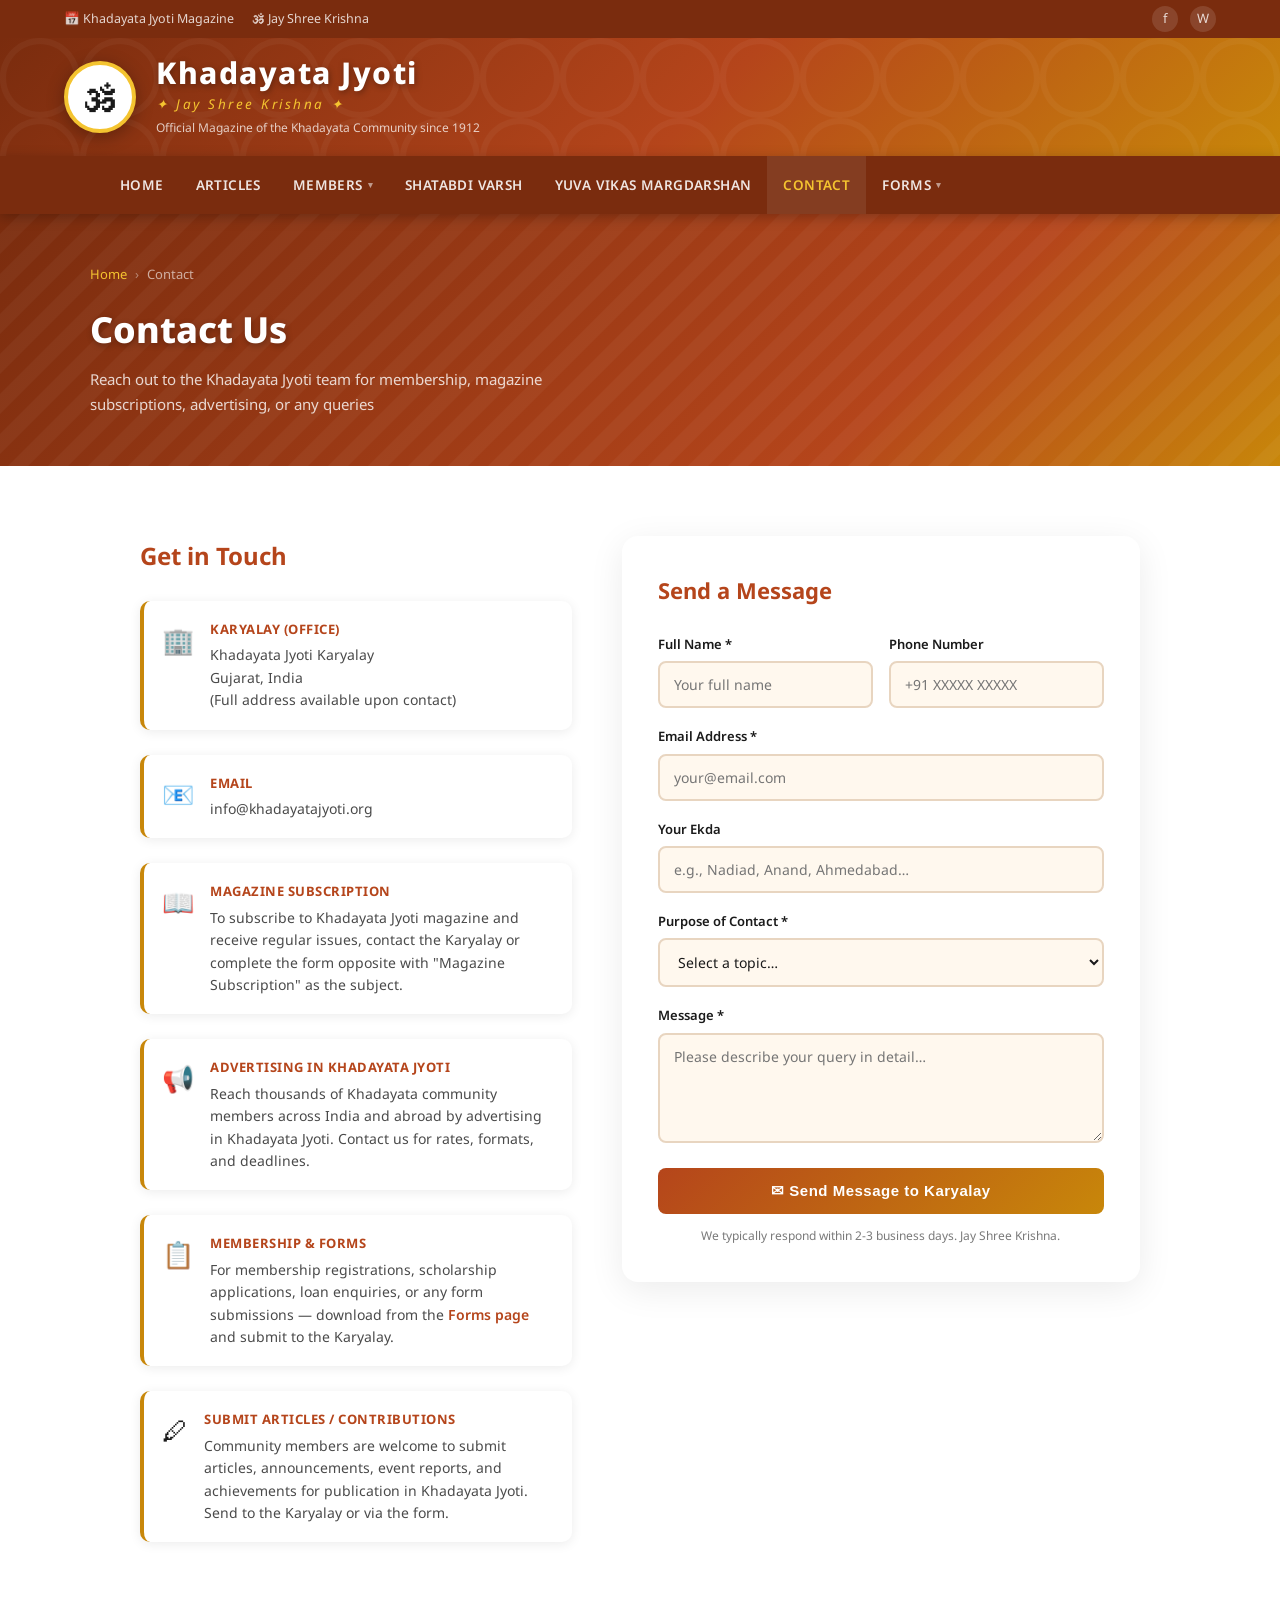
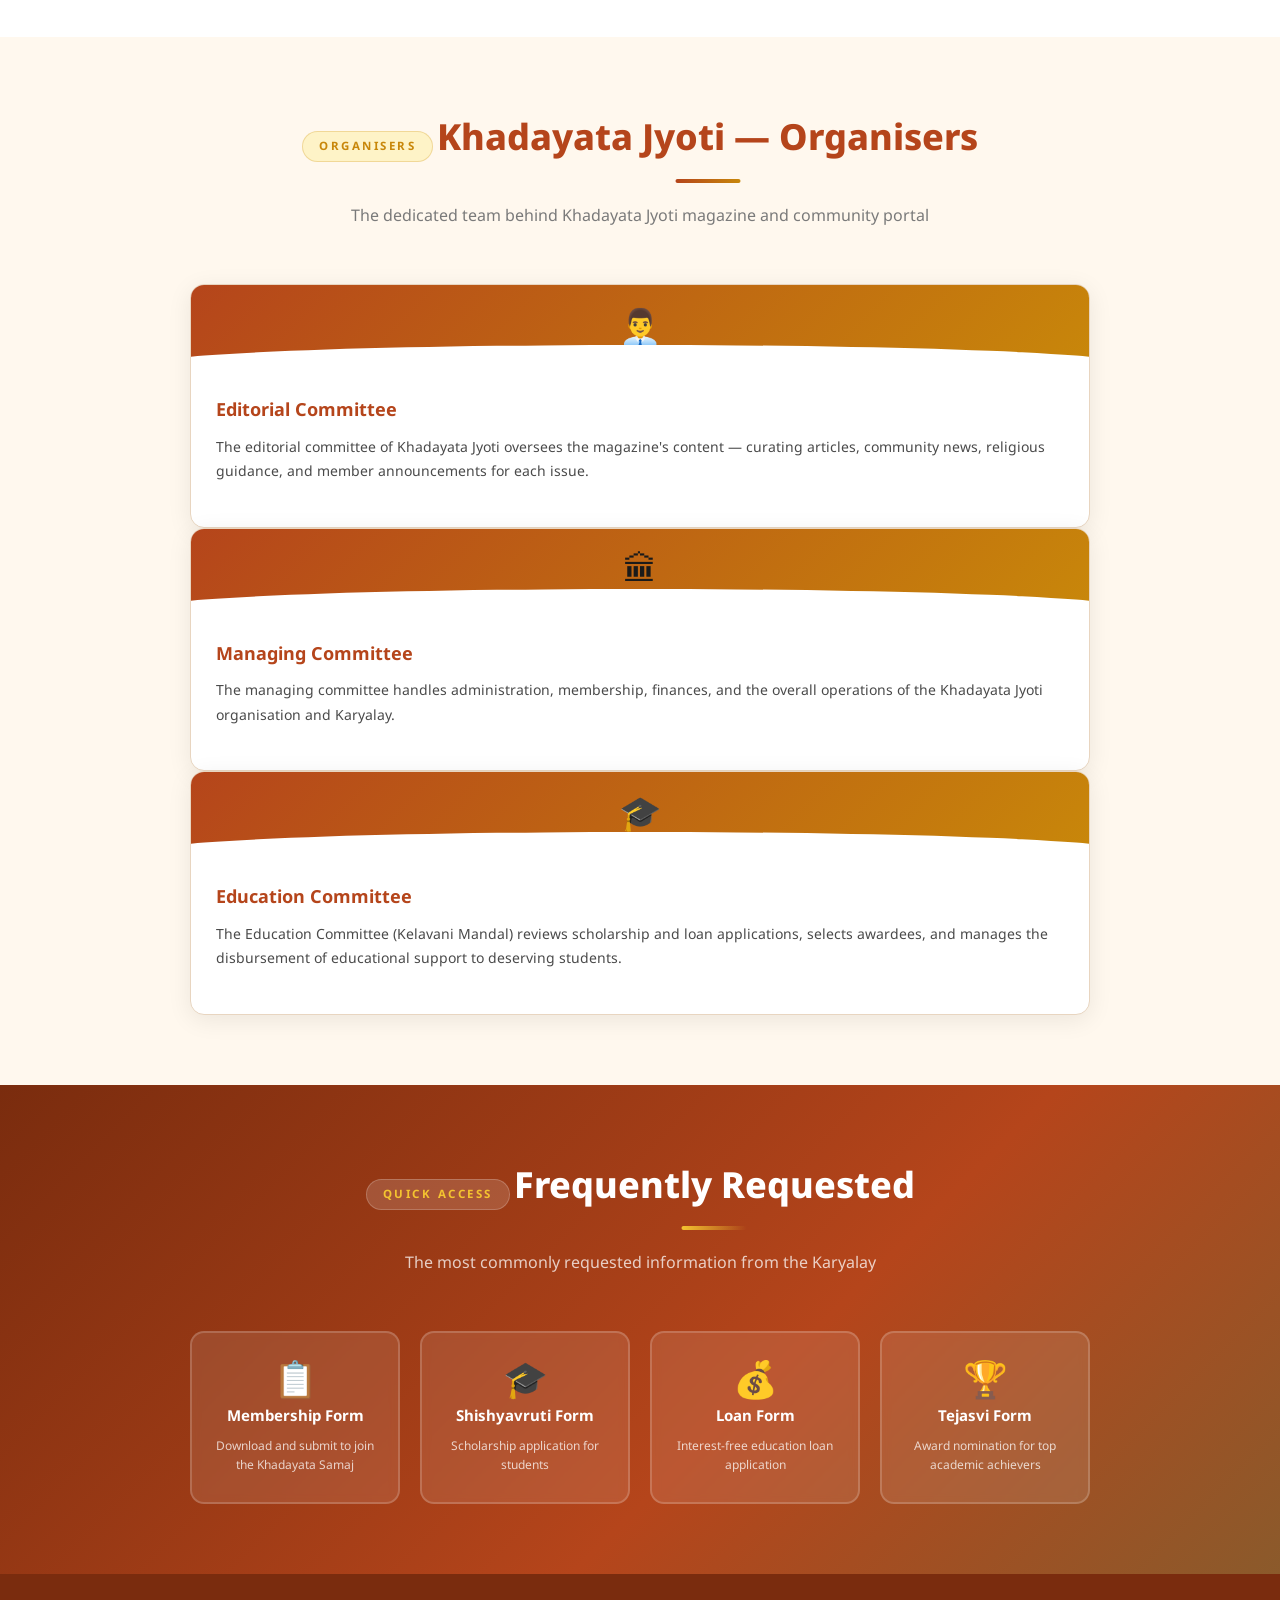
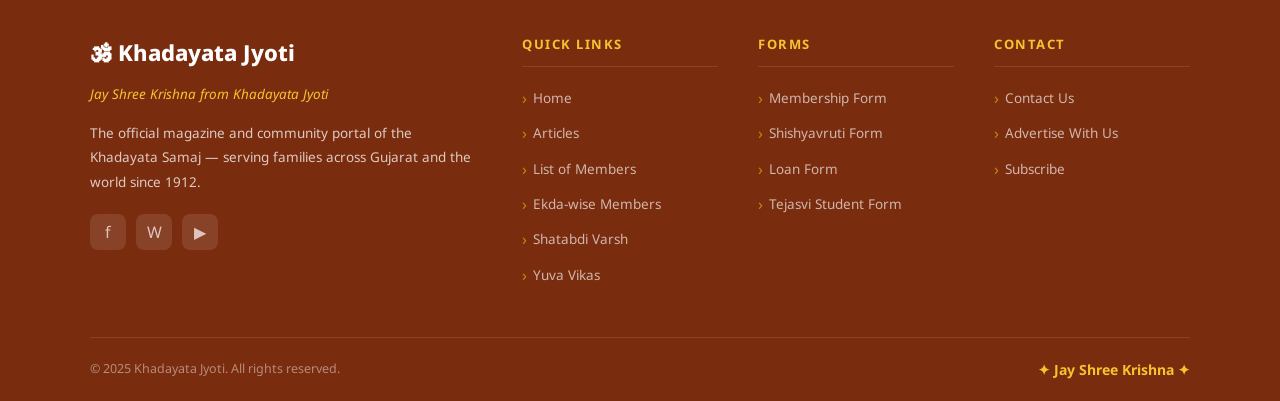
<file: contact.html>
<!DOCTYPE html>
<html lang="en">
<head>
  <meta charset="UTF-8" />
  <meta name="viewport" content="width=device-width, initial-scale=1.0" />
  <meta name="description" content="Contact Khadayata Jyoti — get in touch for membership, subscriptions, advertising, and general enquiries." />
  <title>Contact | Khadayata Jyoti</title>
  <link rel="preconnect" href="https://fonts.googleapis.com" />
  <link rel="preconnect" href="https://fonts.gstatic.com" crossorigin />
  <link href="https://fonts.googleapis.com/css2?family=Noto+Sans:wght@400;600;700;800&display=swap" rel="stylesheet" />
  <link rel="stylesheet" href="css/style.css" />
</head>
<body>

  <div class="topbar">
    <div class="topbar-left">
      <span>📅 Khadayata Jyoti Magazine</span>
      <span>🕉 Jay Shree Krishna</span>
    </div>
    <div class="topbar-right">
      <a href="#" class="social-link">f</a>
      <a href="#" class="social-link">W</a>
    </div>
  </div>

  <header class="site-header">
    <div class="header-logo">🕉</div>
    <div class="header-text">
      <h1>Khadayata Jyoti</h1>
      <p class="tagline">✦ Jay Shree Krishna ✦</p>
      <p class="sub-tagline">Official Magazine of the Khadayata Community since 1912</p>
    </div>
  </header>

  <nav class="main-nav">
    <div class="nav-inner">
      <button class="nav-toggle" aria-label="Toggle navigation">☰</button>
      <ul class="nav-menu">
        <li><a href="index.html">Home</a></li>
        <li><a href="articles.html">Articles</a></li>
        <li>
          <a href="members.html">Members <span class="arrow">▾</span></a>
          <ul class="dropdown">
            <li><a href="members.html">List of Members</a></li>
            <li><a href="ekda-members.html">Ekda-wise Members</a></li>
            <li><a href="forms.html#membership-form">Membership Form</a></li>
            <li><a href="forms.html#membership-fees">Membership Fees</a></li>
            <li><a href="forms.html#bank-details">Bank Details</a></li>
          </ul>
        </li>
        <li><a href="shatabdi-varsh.html">Shatabdi Varsh</a></li>
        <li><a href="yuva-vikas.html">Yuva Vikas Margdarshan</a></li>
        <li class="active"><a href="contact.html">Contact</a></li>
        <li>
          <a href="forms.html">Forms <span class="arrow">▾</span></a>
          <ul class="dropdown">
            <li><a href="forms.html#shishyavruti">Shishyavruti Form</a></li>
            <li><a href="forms.html#loan-form">Loan Form</a></li>
            <li><a href="forms.html#tejasvi">Tejasvi Student Form</a></li>
            <li><a href="forms.html#membership-form">Membership Form</a></li>
          </ul>
        </li>
      </ul>
    </div>
  </nav>

  <div class="page-hero">
    <div class="page-hero-inner">
      <div class="breadcrumb"><a href="index.html">Home</a> <span>›</span> Contact</div>
      <h2>Contact Us</h2>
      <p>Reach out to the Khadayata Jyoti team for membership, magazine subscriptions, advertising, or any queries</p>
    </div>
  </div>

  <!-- CONTACT INFO + FORM -->
  <section class="section section-alt">
    <div class="contact-grid" style="max-width:1000px; margin:0 auto;">
      <div class="contact-info-col fade-in">
        <h3>Get in Touch</h3>

        <div class="contact-item">
          <div class="ci-icon">🏢</div>
          <div class="ci-text">
            <strong>Karyalay (Office)</strong>
            <p>Khadayata Jyoti Karyalay<br>Gujarat, India<br>(Full address available upon contact)</p>
          </div>
        </div>

        <div class="contact-item">
          <div class="ci-icon">📧</div>
          <div class="ci-text">
            <strong>Email</strong>
            <p>info@khadayatajyoti.org</p>
          </div>
        </div>

        <div class="contact-item">
          <div class="ci-icon">📖</div>
          <div class="ci-text">
            <strong>Magazine Subscription</strong>
            <p>To subscribe to Khadayata Jyoti magazine and receive regular issues, contact the Karyalay or complete the form opposite with "Magazine Subscription" as the subject.</p>
          </div>
        </div>

        <div class="contact-item">
          <div class="ci-icon">📢</div>
          <div class="ci-text">
            <strong>Advertising in Khadayata Jyoti</strong>
            <p>Reach thousands of Khadayata community members across India and abroad by advertising in Khadayata Jyoti. Contact us for rates, formats, and deadlines.</p>
          </div>
        </div>

        <div class="contact-item">
          <div class="ci-icon">📋</div>
          <div class="ci-text">
            <strong>Membership &amp; Forms</strong>
            <p>For membership registrations, scholarship applications, loan enquiries, or any form submissions — download from the <a href="forms.html" style="color:var(--primary); font-weight:600;">Forms page</a> and submit to the Karyalay.</p>
          </div>
        </div>

        <div class="contact-item">
          <div class="ci-icon">🖊</div>
          <div class="ci-text">
            <strong>Submit Articles / Contributions</strong>
            <p>Community members are welcome to submit articles, announcements, event reports, and achievements for publication in Khadayata Jyoti. Send to the Karyalay or via the form.</p>
          </div>
        </div>
      </div>

      <div class="fade-in">
        <form class="contact-form" id="contactForm" novalidate>
          <h3>Send a Message</h3>
          <div class="form-row">
            <div class="form-grp">
              <label for="name">Full Name *</label>
              <input type="text" id="name" name="name" placeholder="Your full name" required />
            </div>
            <div class="form-grp">
              <label for="phone">Phone Number</label>
              <input type="tel" id="phone" name="phone" placeholder="+91 XXXXX XXXXX" />
            </div>
          </div>
          <div class="form-grp">
            <label for="email">Email Address *</label>
            <input type="email" id="email" name="email" placeholder="your@email.com" required />
          </div>
          <div class="form-grp">
            <label for="ekda">Your Ekda</label>
            <input type="text" id="ekda" name="ekda" placeholder="e.g., Nadiad, Anand, Ahmedabad…" />
          </div>
          <div class="form-grp">
            <label for="subject">Purpose of Contact *</label>
            <select id="subject" name="subject">
              <option value="">Select a topic…</option>
              <option>Membership Registration</option>
              <option>Magazine Subscription</option>
              <option>Advertising Enquiry</option>
              <option>Scholarship / Shishyavruti</option>
              <option>Education Loan</option>
              <option>Tejasvi Student Award</option>
              <option>Article Submission</option>
              <option>Bank Details Request</option>
              <option>General Enquiry</option>
            </select>
          </div>
          <div class="form-grp">
            <label for="message">Message *</label>
            <textarea id="message" name="message" placeholder="Please describe your query in detail…" required></textarea>
          </div>
          <button type="submit" class="btn-submit">✉ Send Message to Karyalay</button>
          <p style="font-size:12px; color:var(--text-light); margin-top:12px; text-align:center;">We typically respond within 2-3 business days. Jay Shree Krishna.</p>
        </form>
      </div>
    </div>
  </section>

  <!-- ORGANIZERS -->
  <section class="section section-cream">
    <div class="section-header fade-in">
      <span class="eyebrow">Organisers</span>
      <h2>Khadayata Jyoti — Organisers</h2>
      <p>The dedicated team behind Khadayata Jyoti magazine and community portal</p>
    </div>
    <div class="cards-grid" style="max-width:900px; margin:0 auto;">
      <div class="service-card fade-in">
        <div class="card-top" style="height:80px; font-size:34px;">👨‍💼</div>
        <div class="card-body">
          <h3>Editorial Committee</h3>
          <p>The editorial committee of Khadayata Jyoti oversees the magazine's content — curating articles, community news, religious guidance, and member announcements for each issue.</p>
        </div>
      </div>
      <div class="service-card fade-in">
        <div class="card-top" style="height:80px; font-size:34px;">🏛</div>
        <div class="card-body">
          <h3>Managing Committee</h3>
          <p>The managing committee handles administration, membership, finances, and the overall operations of the Khadayata Jyoti organisation and Karyalay.</p>
        </div>
      </div>
      <div class="service-card fade-in">
        <div class="card-top" style="height:80px; font-size:34px;">🎓</div>
        <div class="card-body">
          <h3>Education Committee</h3>
          <p>The Education Committee (Kelavani Mandal) reviews scholarship and loan applications, selects awardees, and manages the disbursement of educational support to deserving students.</p>
        </div>
      </div>
    </div>
  </section>

  <!-- QUICK LINKS -->
  <section class="section membership-section">
    <div class="section-header fade-in">
      <span class="eyebrow">Quick Access</span>
      <h2>Frequently Requested</h2>
      <p>The most commonly requested information from the Karyalay</p>
    </div>
    <div class="mem-grid" style="max-width:900px; margin:0 auto;">
      <a href="forms.html#membership-form" class="mem-card fade-in" style="text-decoration:none;">
        <span class="mem-amount" style="font-size:36px;">📋</span>
        <div class="mem-type">Membership Form</div>
        <div class="mem-desc">Download and submit to join the Khadayata Samaj</div>
      </a>
      <a href="forms.html#shishyavruti" class="mem-card fade-in" style="text-decoration:none;">
        <span class="mem-amount" style="font-size:36px;">🎓</span>
        <div class="mem-type">Shishyavruti Form</div>
        <div class="mem-desc">Scholarship application for students</div>
      </a>
      <a href="forms.html#loan-form" class="mem-card fade-in" style="text-decoration:none;">
        <span class="mem-amount" style="font-size:36px;">💰</span>
        <div class="mem-type">Loan Form</div>
        <div class="mem-desc">Interest-free education loan application</div>
      </a>
      <a href="forms.html#tejasvi" class="mem-card fade-in" style="text-decoration:none;">
        <span class="mem-amount" style="font-size:36px;">🏆</span>
        <div class="mem-type">Tejasvi Form</div>
        <div class="mem-desc">Award nomination for top academic achievers</div>
      </a>
    </div>
  </section>

  <footer class="site-footer">
    <div class="footer-grid">
      <div class="footer-brand">
        <h3>🕉 Khadayata Jyoti</h3>
        <span class="brand-tag">Jay Shree Krishna from Khadayata Jyoti</span>
        <p>The official magazine and community portal of the Khadayata Samaj — serving families across Gujarat and the world since 1912.</p>
        <div class="footer-social">
          <a href="#" class="fsocial">f</a>
          <a href="#" class="fsocial">W</a>
          <a href="#" class="fsocial">▶</a>
        </div>
      </div>
      <div class="footer-col">
        <h4>Quick Links</h4>
        <ul>
          <li><a href="index.html">Home</a></li>
          <li><a href="articles.html">Articles</a></li>
          <li><a href="members.html">List of Members</a></li>
          <li><a href="ekda-members.html">Ekda-wise Members</a></li>
          <li><a href="shatabdi-varsh.html">Shatabdi Varsh</a></li>
          <li><a href="yuva-vikas.html">Yuva Vikas</a></li>
        </ul>
      </div>
      <div class="footer-col">
        <h4>Forms</h4>
        <ul>
          <li><a href="forms.html#membership-form">Membership Form</a></li>
          <li><a href="forms.html#shishyavruti">Shishyavruti Form</a></li>
          <li><a href="forms.html#loan-form">Loan Form</a></li>
          <li><a href="forms.html#tejasvi">Tejasvi Student Form</a></li>
        </ul>
      </div>
      <div class="footer-col">
        <h4>Contact</h4>
        <ul>
          <li><a href="contact.html">Contact Us</a></li>
          <li><a href="contact.html">Advertise With Us</a></li>
          <li><a href="contact.html">Subscribe</a></li>
        </ul>
      </div>
    </div>
    <div class="footer-bottom">
      <p>&copy; 2025 Khadayata Jyoti. All rights reserved.</p>
      <span class="footer-jay">✦ Jay Shree Krishna ✦</span>
    </div>
  </footer>

  <script src="js/main.js"></script>
</body>
</html>
</file>
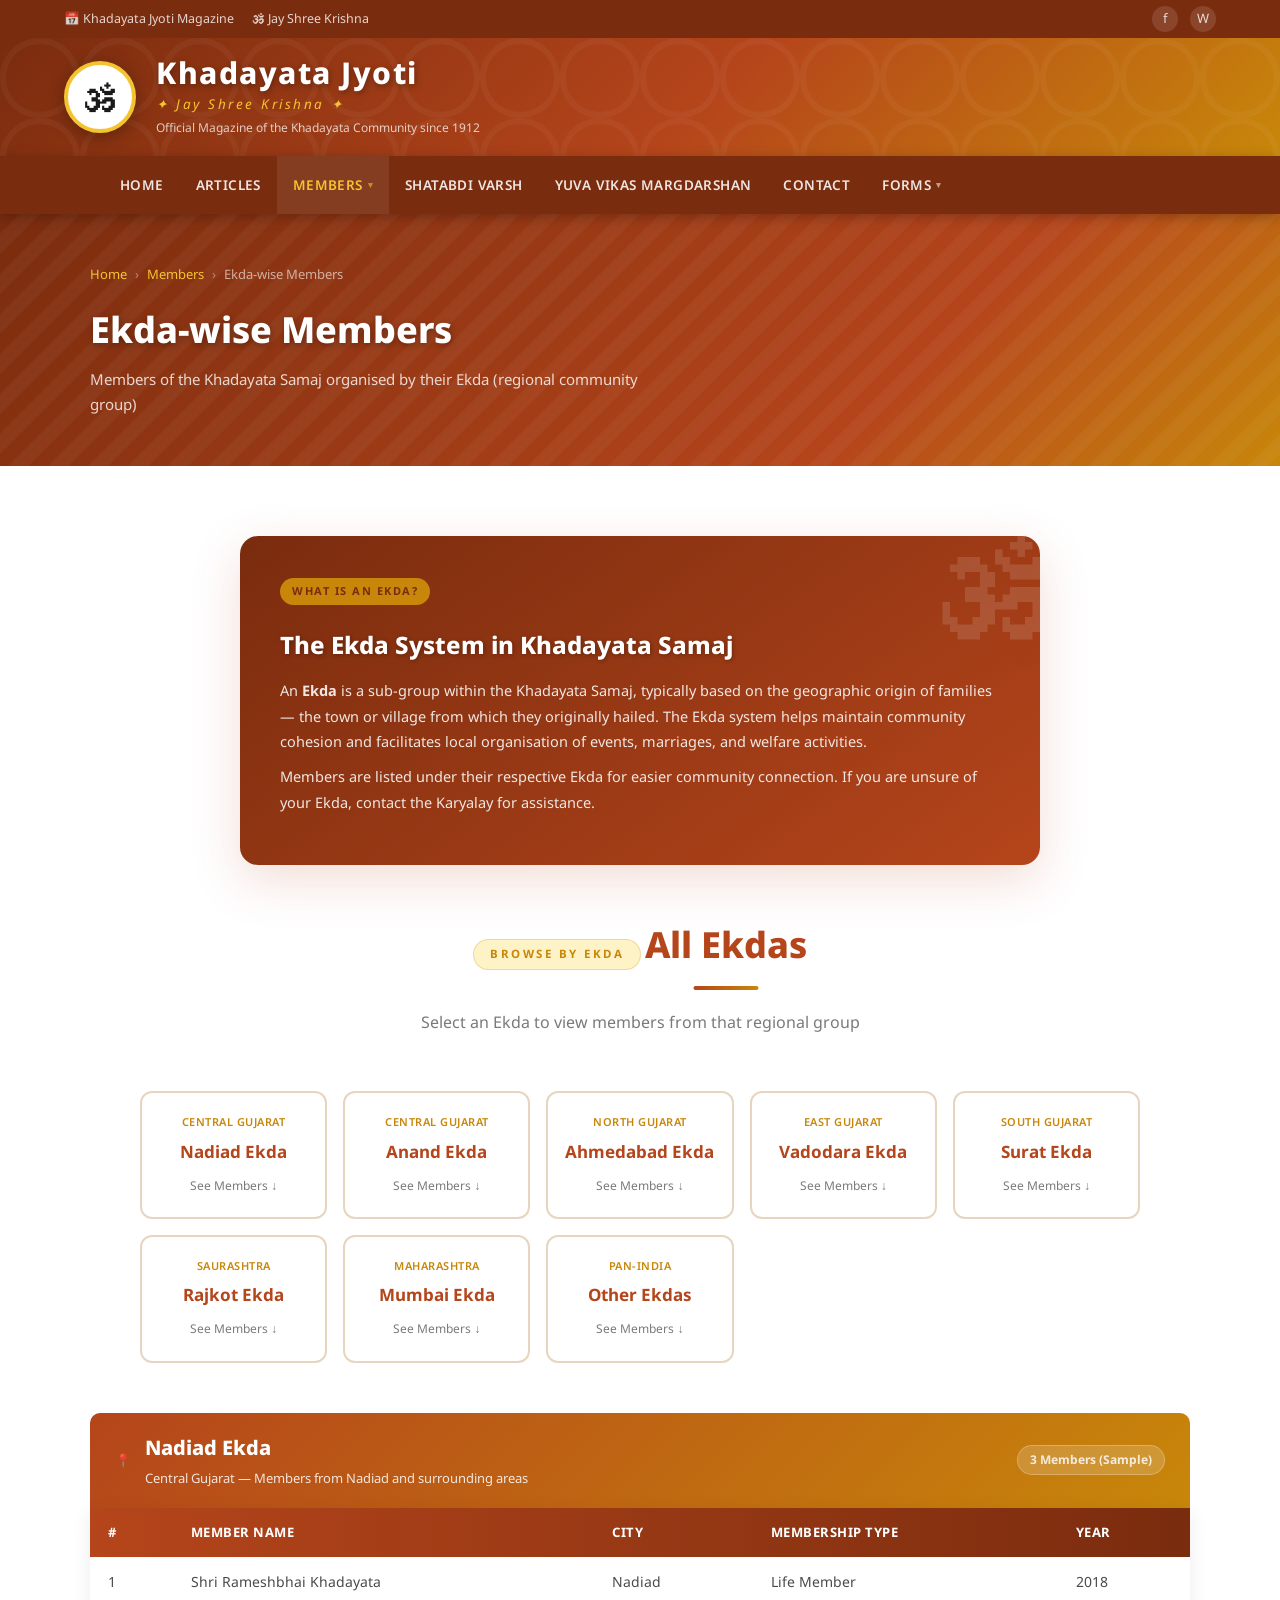
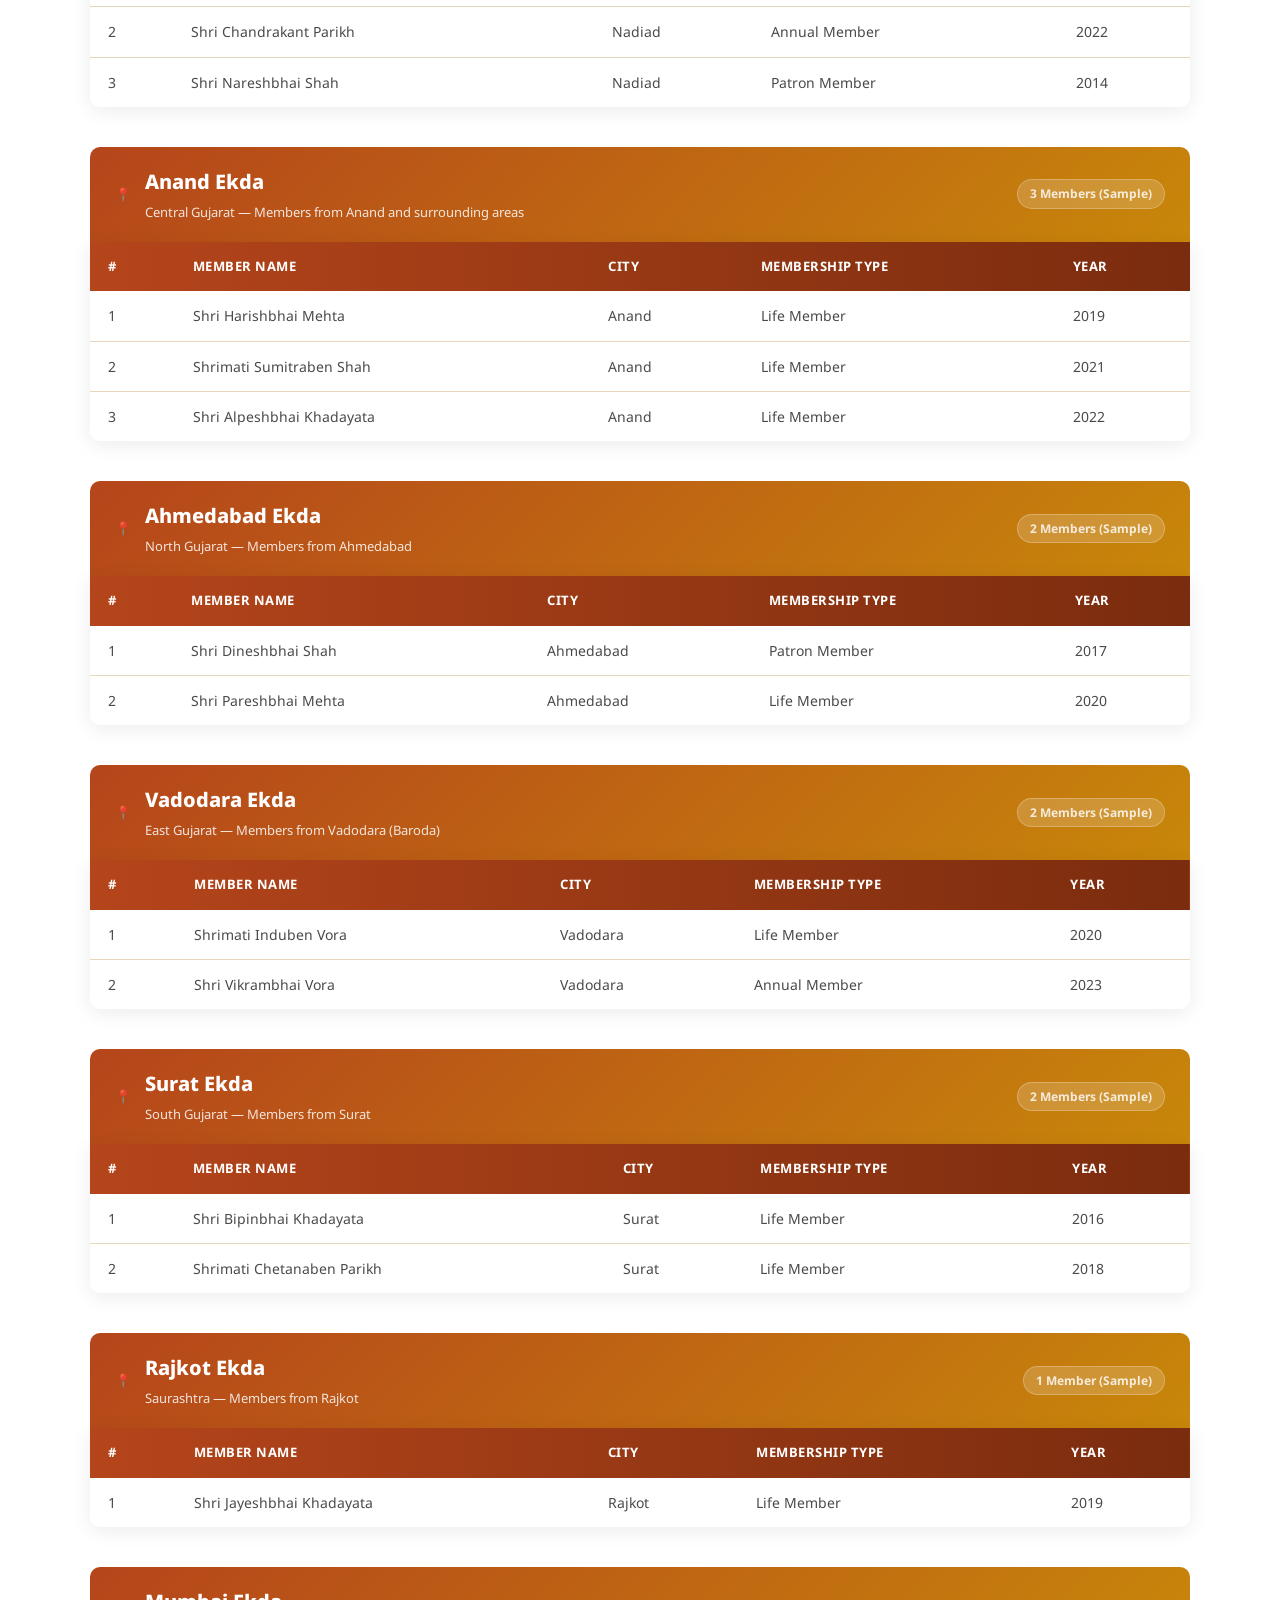
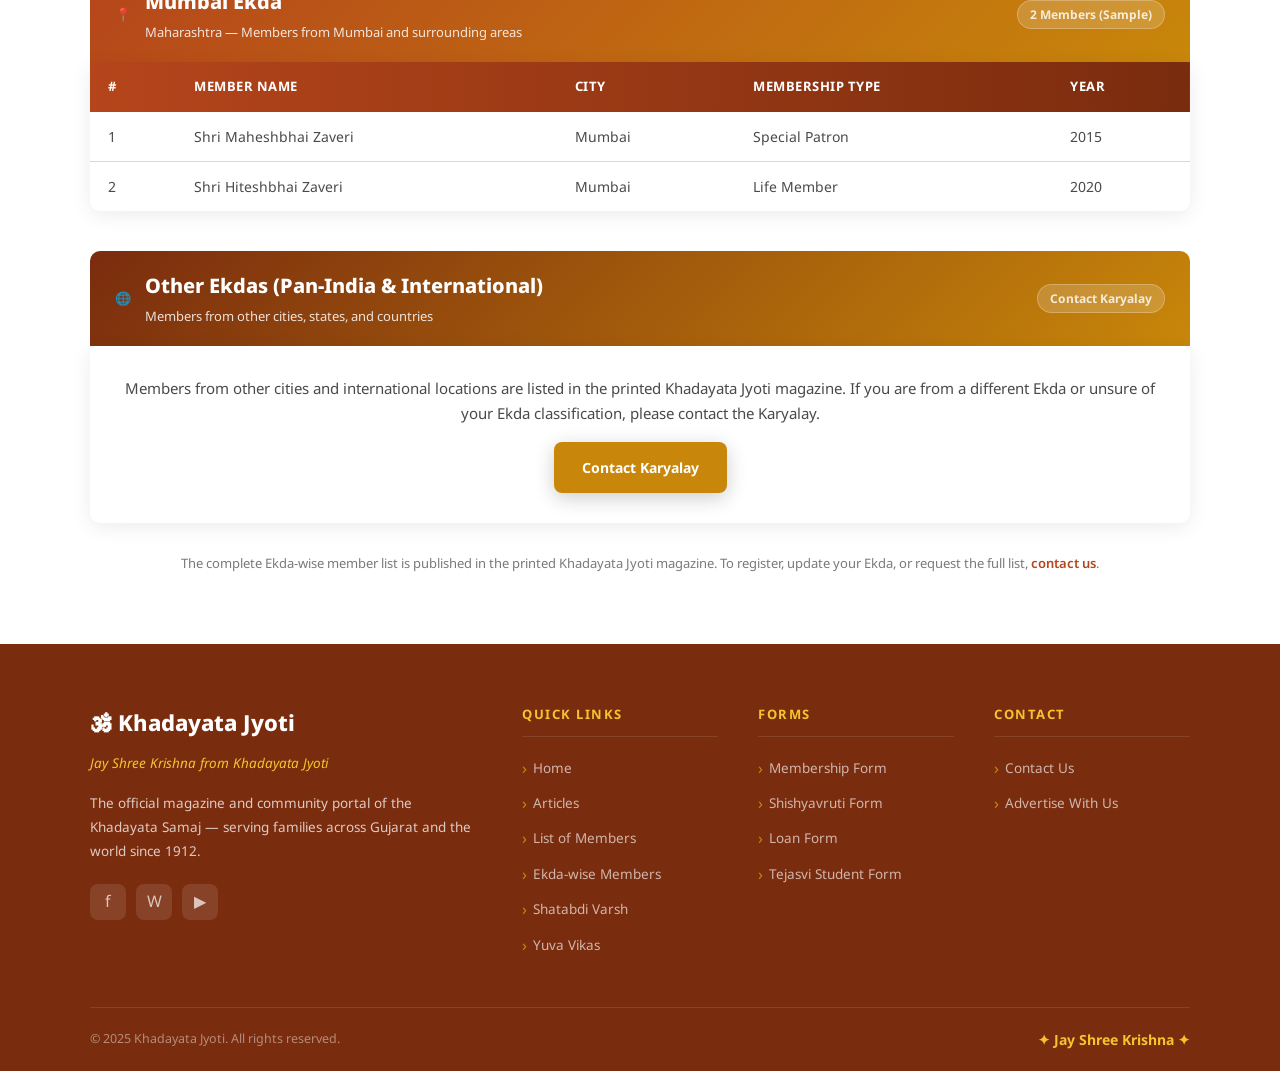
<file: ekda-members.html>
<!DOCTYPE html>
<html lang="en">
<head>
  <meta charset="UTF-8" />
  <meta name="viewport" content="width=device-width, initial-scale=1.0" />
  <meta name="description" content="Ekda-wise Members of Khadayata Jyoti Samaj — members organised by Ekda (regional group)." />
  <title>Ekda-wise Members | Khadayata Jyoti</title>
  <link rel="preconnect" href="https://fonts.googleapis.com" />
  <link rel="preconnect" href="https://fonts.gstatic.com" crossorigin />
  <link href="https://fonts.googleapis.com/css2?family=Noto+Sans:wght@400;600;700;800&display=swap" rel="stylesheet" />
  <link rel="stylesheet" href="css/style.css" />
  <style>
    .ekda-section-header {
      background: linear-gradient(135deg, var(--primary) 0%, var(--gold) 100%);
      color: var(--white);
      padding: 18px 25px;
      border-radius: var(--radius) var(--radius) 0 0;
      display: flex;
      align-items: center;
      gap: 14px;
      margin-top: 40px;
    }
    .ekda-section-header h3 { font-size: 20px; font-weight: 800; }
    .ekda-section-header span { font-size: 13px; opacity: 0.85; }
    .ekda-section-header .ekda-count {
      background: rgba(255,255,255,0.2);
      padding: 4px 12px;
      border-radius: 15px;
      font-size: 12px;
      font-weight: 700;
      margin-left: auto;
      border: 1px solid rgba(255,255,255,0.3);
    }
    .ekda-table-box {
      background: var(--white);
      border-radius: 0 0 var(--radius) var(--radius);
      box-shadow: 0 4px 20px var(--shadow-soft);
      overflow: hidden;
    }
    .ekda-map-grid {
      display: grid;
      grid-template-columns: repeat(auto-fit, minmax(180px, 1fr));
      gap: 16px;
      max-width: 1000px;
      margin: 0 auto 50px;
    }
    .ekda-map-btn {
      background: var(--white);
      border: 2px solid var(--border);
      border-radius: 12px;
      padding: 20px 16px;
      text-align: center;
      cursor: pointer;
      transition: all var(--transition);
      text-decoration: none;
      color: var(--text-dark);
      display: block;
    }
    .ekda-map-btn:hover {
      border-color: var(--primary);
      background: var(--cream);
      transform: translateY(-4px);
      box-shadow: 0 8px 25px var(--shadow);
    }
    .ekda-map-btn .ename { font-size: 17px; font-weight: 700; color: var(--primary); display: block; margin-bottom: 5px; }
    .ekda-map-btn .ecount { font-size: 12px; color: var(--text-light); }
    .ekda-map-btn .eregion { font-size: 11px; color: var(--gold); font-weight: 600; margin-bottom: 6px; display: block; text-transform: uppercase; letter-spacing: 0.5px; }
  </style>
</head>
<body>

  <div class="topbar">
    <div class="topbar-left">
      <span>📅 Khadayata Jyoti Magazine</span>
      <span>🕉 Jay Shree Krishna</span>
    </div>
    <div class="topbar-right">
      <a href="#" class="social-link">f</a>
      <a href="#" class="social-link">W</a>
    </div>
  </div>

  <header class="site-header">
    <div class="header-logo">🕉</div>
    <div class="header-text">
      <h1>Khadayata Jyoti</h1>
      <p class="tagline">✦ Jay Shree Krishna ✦</p>
      <p class="sub-tagline">Official Magazine of the Khadayata Community since 1912</p>
    </div>
  </header>

  <nav class="main-nav">
    <div class="nav-inner">
      <button class="nav-toggle" aria-label="Toggle navigation">☰</button>
      <ul class="nav-menu">
        <li><a href="index.html">Home</a></li>
        <li><a href="articles.html">Articles</a></li>
        <li class="active">
          <a href="members.html">Members <span class="arrow">▾</span></a>
          <ul class="dropdown">
            <li><a href="members.html">List of Members</a></li>
            <li><a href="ekda-members.html">Ekda-wise Members</a></li>
            <li><a href="forms.html#membership-form">Membership Form</a></li>
            <li><a href="forms.html#membership-fees">Membership Fees</a></li>
            <li><a href="forms.html#bank-details">Bank Details</a></li>
          </ul>
        </li>
        <li><a href="shatabdi-varsh.html">Shatabdi Varsh</a></li>
        <li><a href="yuva-vikas.html">Yuva Vikas Margdarshan</a></li>
        <li><a href="contact.html">Contact</a></li>
        <li>
          <a href="forms.html">Forms <span class="arrow">▾</span></a>
          <ul class="dropdown">
            <li><a href="forms.html#shishyavruti">Shishyavruti Form</a></li>
            <li><a href="forms.html#loan-form">Loan Form</a></li>
            <li><a href="forms.html#tejasvi">Tejasvi Student Form</a></li>
            <li><a href="forms.html#membership-form">Membership Form</a></li>
          </ul>
        </li>
      </ul>
    </div>
  </nav>

  <div class="page-hero">
    <div class="page-hero-inner">
      <div class="breadcrumb"><a href="index.html">Home</a> <span>›</span> <a href="members.html">Members</a> <span>›</span> Ekda-wise Members</div>
      <h2>Ekda-wise Members</h2>
      <p>Members of the Khadayata Samaj organised by their Ekda (regional community group)</p>
    </div>
  </div>

  <section class="section section-alt">
    <div class="container">

      <!-- Ekda explanation -->
      <div class="about-card-main fade-in" style="max-width:800px; margin:0 auto 50px;">
        <span class="card-tag">What is an Ekda?</span>
        <h4>The Ekda System in Khadayata Samaj</h4>
        <p>An <strong>Ekda</strong> is a sub-group within the Khadayata Samaj, typically based on the geographic origin of families — the town or village from which they originally hailed. The Ekda system helps maintain community cohesion and facilitates local organisation of events, marriages, and welfare activities.</p>
        <p>Members are listed under their respective Ekda for easier community connection. If you are unsure of your Ekda, contact the Karyalay for assistance.</p>
      </div>

      <!-- Ekda Map Buttons -->
      <div class="section-header fade-in">
        <span class="eyebrow">Browse by Ekda</span>
        <h2>All Ekdas</h2>
        <p>Select an Ekda to view members from that regional group</p>
      </div>
      <div class="ekda-map-grid fade-in">
        <a href="#ekda-nadiad" class="ekda-map-btn">
          <span class="eregion">Central Gujarat</span>
          <span class="ename">Nadiad Ekda</span>
          <span class="ecount">See Members ↓</span>
        </a>
        <a href="#ekda-anand" class="ekda-map-btn">
          <span class="eregion">Central Gujarat</span>
          <span class="ename">Anand Ekda</span>
          <span class="ecount">See Members ↓</span>
        </a>
        <a href="#ekda-ahmedabad" class="ekda-map-btn">
          <span class="eregion">North Gujarat</span>
          <span class="ename">Ahmedabad Ekda</span>
          <span class="ecount">See Members ↓</span>
        </a>
        <a href="#ekda-vadodara" class="ekda-map-btn">
          <span class="eregion">East Gujarat</span>
          <span class="ename">Vadodara Ekda</span>
          <span class="ecount">See Members ↓</span>
        </a>
        <a href="#ekda-surat" class="ekda-map-btn">
          <span class="eregion">South Gujarat</span>
          <span class="ename">Surat Ekda</span>
          <span class="ecount">See Members ↓</span>
        </a>
        <a href="#ekda-rajkot" class="ekda-map-btn">
          <span class="eregion">Saurashtra</span>
          <span class="ename">Rajkot Ekda</span>
          <span class="ecount">See Members ↓</span>
        </a>
        <a href="#ekda-mumbai" class="ekda-map-btn">
          <span class="eregion">Maharashtra</span>
          <span class="ename">Mumbai Ekda</span>
          <span class="ecount">See Members ↓</span>
        </a>
        <a href="#ekda-other" class="ekda-map-btn">
          <span class="eregion">Pan-India</span>
          <span class="ename">Other Ekdas</span>
          <span class="ecount">See Members ↓</span>
        </a>
      </div>

      <!-- NADIAD EKDA -->
      <div id="ekda-nadiad" class="fade-in ekda-group" data-ekda="nadiad">
        <div class="ekda-section-header">
          <span>📍</span>
          <div>
            <h3>Nadiad Ekda</h3>
            <span>Central Gujarat — Members from Nadiad and surrounding areas</span>
          </div>
          <span class="ekda-count">3 Members (Sample)</span>
        </div>
        <div class="ekda-table-box">
          <table class="members-table">
            <thead><tr><th>#</th><th>Member Name</th><th>City</th><th>Membership Type</th><th>Year</th></tr></thead>
            <tbody>
              <tr><td>1</td><td>Shri Rameshbhai Khadayata</td><td>Nadiad</td><td>Life Member</td><td>2018</td></tr>
              <tr><td>2</td><td>Shri Chandrakant Parikh</td><td>Nadiad</td><td>Annual Member</td><td>2022</td></tr>
              <tr><td>3</td><td>Shri Nareshbhai Shah</td><td>Nadiad</td><td>Patron Member</td><td>2014</td></tr>
            </tbody>
          </table>
        </div>
      </div>

      <!-- ANAND EKDA -->
      <div id="ekda-anand" class="fade-in ekda-group" data-ekda="anand">
        <div class="ekda-section-header">
          <span>📍</span>
          <div>
            <h3>Anand Ekda</h3>
            <span>Central Gujarat — Members from Anand and surrounding areas</span>
          </div>
          <span class="ekda-count">3 Members (Sample)</span>
        </div>
        <div class="ekda-table-box">
          <table class="members-table">
            <thead><tr><th>#</th><th>Member Name</th><th>City</th><th>Membership Type</th><th>Year</th></tr></thead>
            <tbody>
              <tr><td>1</td><td>Shri Harishbhai Mehta</td><td>Anand</td><td>Life Member</td><td>2019</td></tr>
              <tr><td>2</td><td>Shrimati Sumitraben Shah</td><td>Anand</td><td>Life Member</td><td>2021</td></tr>
              <tr><td>3</td><td>Shri Alpeshbhai Khadayata</td><td>Anand</td><td>Life Member</td><td>2022</td></tr>
            </tbody>
          </table>
        </div>
      </div>

      <!-- AHMEDABAD EKDA -->
      <div id="ekda-ahmedabad" class="fade-in ekda-group" data-ekda="ahmedabad">
        <div class="ekda-section-header">
          <span>📍</span>
          <div>
            <h3>Ahmedabad Ekda</h3>
            <span>North Gujarat — Members from Ahmedabad</span>
          </div>
          <span class="ekda-count">2 Members (Sample)</span>
        </div>
        <div class="ekda-table-box">
          <table class="members-table">
            <thead><tr><th>#</th><th>Member Name</th><th>City</th><th>Membership Type</th><th>Year</th></tr></thead>
            <tbody>
              <tr><td>1</td><td>Shri Dineshbhai Shah</td><td>Ahmedabad</td><td>Patron Member</td><td>2017</td></tr>
              <tr><td>2</td><td>Shri Pareshbhai Mehta</td><td>Ahmedabad</td><td>Life Member</td><td>2020</td></tr>
            </tbody>
          </table>
        </div>
      </div>

      <!-- VADODARA EKDA -->
      <div id="ekda-vadodara" class="fade-in ekda-group" data-ekda="vadodara">
        <div class="ekda-section-header">
          <span>📍</span>
          <div>
            <h3>Vadodara Ekda</h3>
            <span>East Gujarat — Members from Vadodara (Baroda)</span>
          </div>
          <span class="ekda-count">2 Members (Sample)</span>
        </div>
        <div class="ekda-table-box">
          <table class="members-table">
            <thead><tr><th>#</th><th>Member Name</th><th>City</th><th>Membership Type</th><th>Year</th></tr></thead>
            <tbody>
              <tr><td>1</td><td>Shrimati Induben Vora</td><td>Vadodara</td><td>Life Member</td><td>2020</td></tr>
              <tr><td>2</td><td>Shri Vikrambhai Vora</td><td>Vadodara</td><td>Annual Member</td><td>2023</td></tr>
            </tbody>
          </table>
        </div>
      </div>

      <!-- SURAT EKDA -->
      <div id="ekda-surat" class="fade-in ekda-group" data-ekda="surat">
        <div class="ekda-section-header">
          <span>📍</span>
          <div>
            <h3>Surat Ekda</h3>
            <span>South Gujarat — Members from Surat</span>
          </div>
          <span class="ekda-count">2 Members (Sample)</span>
        </div>
        <div class="ekda-table-box">
          <table class="members-table">
            <thead><tr><th>#</th><th>Member Name</th><th>City</th><th>Membership Type</th><th>Year</th></tr></thead>
            <tbody>
              <tr><td>1</td><td>Shri Bipinbhai Khadayata</td><td>Surat</td><td>Life Member</td><td>2016</td></tr>
              <tr><td>2</td><td>Shrimati Chetanaben Parikh</td><td>Surat</td><td>Life Member</td><td>2018</td></tr>
            </tbody>
          </table>
        </div>
      </div>

      <!-- RAJKOT EKDA -->
      <div id="ekda-rajkot" class="fade-in ekda-group" data-ekda="rajkot">
        <div class="ekda-section-header">
          <span>📍</span>
          <div>
            <h3>Rajkot Ekda</h3>
            <span>Saurashtra — Members from Rajkot</span>
          </div>
          <span class="ekda-count">1 Member (Sample)</span>
        </div>
        <div class="ekda-table-box">
          <table class="members-table">
            <thead><tr><th>#</th><th>Member Name</th><th>City</th><th>Membership Type</th><th>Year</th></tr></thead>
            <tbody>
              <tr><td>1</td><td>Shri Jayeshbhai Khadayata</td><td>Rajkot</td><td>Life Member</td><td>2019</td></tr>
            </tbody>
          </table>
        </div>
      </div>

      <!-- MUMBAI EKDA -->
      <div id="ekda-mumbai" class="fade-in ekda-group" data-ekda="mumbai">
        <div class="ekda-section-header">
          <span>📍</span>
          <div>
            <h3>Mumbai Ekda</h3>
            <span>Maharashtra — Members from Mumbai and surrounding areas</span>
          </div>
          <span class="ekda-count">2 Members (Sample)</span>
        </div>
        <div class="ekda-table-box">
          <table class="members-table">
            <thead><tr><th>#</th><th>Member Name</th><th>City</th><th>Membership Type</th><th>Year</th></tr></thead>
            <tbody>
              <tr><td>1</td><td>Shri Maheshbhai Zaveri</td><td>Mumbai</td><td>Special Patron</td><td>2015</td></tr>
              <tr><td>2</td><td>Shri Hiteshbhai Zaveri</td><td>Mumbai</td><td>Life Member</td><td>2020</td></tr>
            </tbody>
          </table>
        </div>
      </div>

      <!-- OTHER EKDAS -->
      <div id="ekda-other" class="fade-in ekda-group" data-ekda="other">
        <div class="ekda-section-header" style="background: linear-gradient(135deg, var(--primary-dark) 0%, var(--gold) 100%);">
          <span>🌐</span>
          <div>
            <h3>Other Ekdas (Pan-India &amp; International)</h3>
            <span>Members from other cities, states, and countries</span>
          </div>
          <span class="ekda-count">Contact Karyalay</span>
        </div>
        <div class="ekda-table-box" style="padding:30px; text-align:center;">
          <p style="color:var(--text-mid); font-size:15px; margin-bottom:16px;">
            Members from other cities and international locations are listed in the printed Khadayata Jyoti magazine.
            If you are from a different Ekda or unsure of your Ekda classification, please contact the Karyalay.
          </p>
          <a href="contact.html" class="btn btn-gold" style="border-radius:8px; padding:12px 26px; font-size:14px; display:inline-flex;">Contact Karyalay</a>
        </div>
      </div>

      <p class="fade-in" style="margin-top:30px; font-size:13px; color:var(--text-light); text-align:center;">
        The complete Ekda-wise member list is published in the printed Khadayata Jyoti magazine.
        To register, update your Ekda, or request the full list, <a href="contact.html" style="color:var(--primary); font-weight:600;">contact us</a>.
      </p>

    </div>
  </section>

  <footer class="site-footer">
    <div class="footer-grid">
      <div class="footer-brand">
        <h3>🕉 Khadayata Jyoti</h3>
        <span class="brand-tag">Jay Shree Krishna from Khadayata Jyoti</span>
        <p>The official magazine and community portal of the Khadayata Samaj — serving families across Gujarat and the world since 1912.</p>
        <div class="footer-social">
          <a href="#" class="fsocial">f</a>
          <a href="#" class="fsocial">W</a>
          <a href="#" class="fsocial">▶</a>
        </div>
      </div>
      <div class="footer-col">
        <h4>Quick Links</h4>
        <ul>
          <li><a href="index.html">Home</a></li>
          <li><a href="articles.html">Articles</a></li>
          <li><a href="members.html">List of Members</a></li>
          <li><a href="ekda-members.html">Ekda-wise Members</a></li>
          <li><a href="shatabdi-varsh.html">Shatabdi Varsh</a></li>
          <li><a href="yuva-vikas.html">Yuva Vikas</a></li>
        </ul>
      </div>
      <div class="footer-col">
        <h4>Forms</h4>
        <ul>
          <li><a href="forms.html#membership-form">Membership Form</a></li>
          <li><a href="forms.html#shishyavruti">Shishyavruti Form</a></li>
          <li><a href="forms.html#loan-form">Loan Form</a></li>
          <li><a href="forms.html#tejasvi">Tejasvi Student Form</a></li>
        </ul>
      </div>
      <div class="footer-col">
        <h4>Contact</h4>
        <ul>
          <li><a href="contact.html">Contact Us</a></li>
          <li><a href="contact.html">Advertise With Us</a></li>
        </ul>
      </div>
    </div>
    <div class="footer-bottom">
      <p>&copy; 2025 Khadayata Jyoti. All rights reserved.</p>
      <span class="footer-jay">✦ Jay Shree Krishna ✦</span>
    </div>
  </footer>

  <script src="js/main.js"></script>
</body>
</html>
</file>
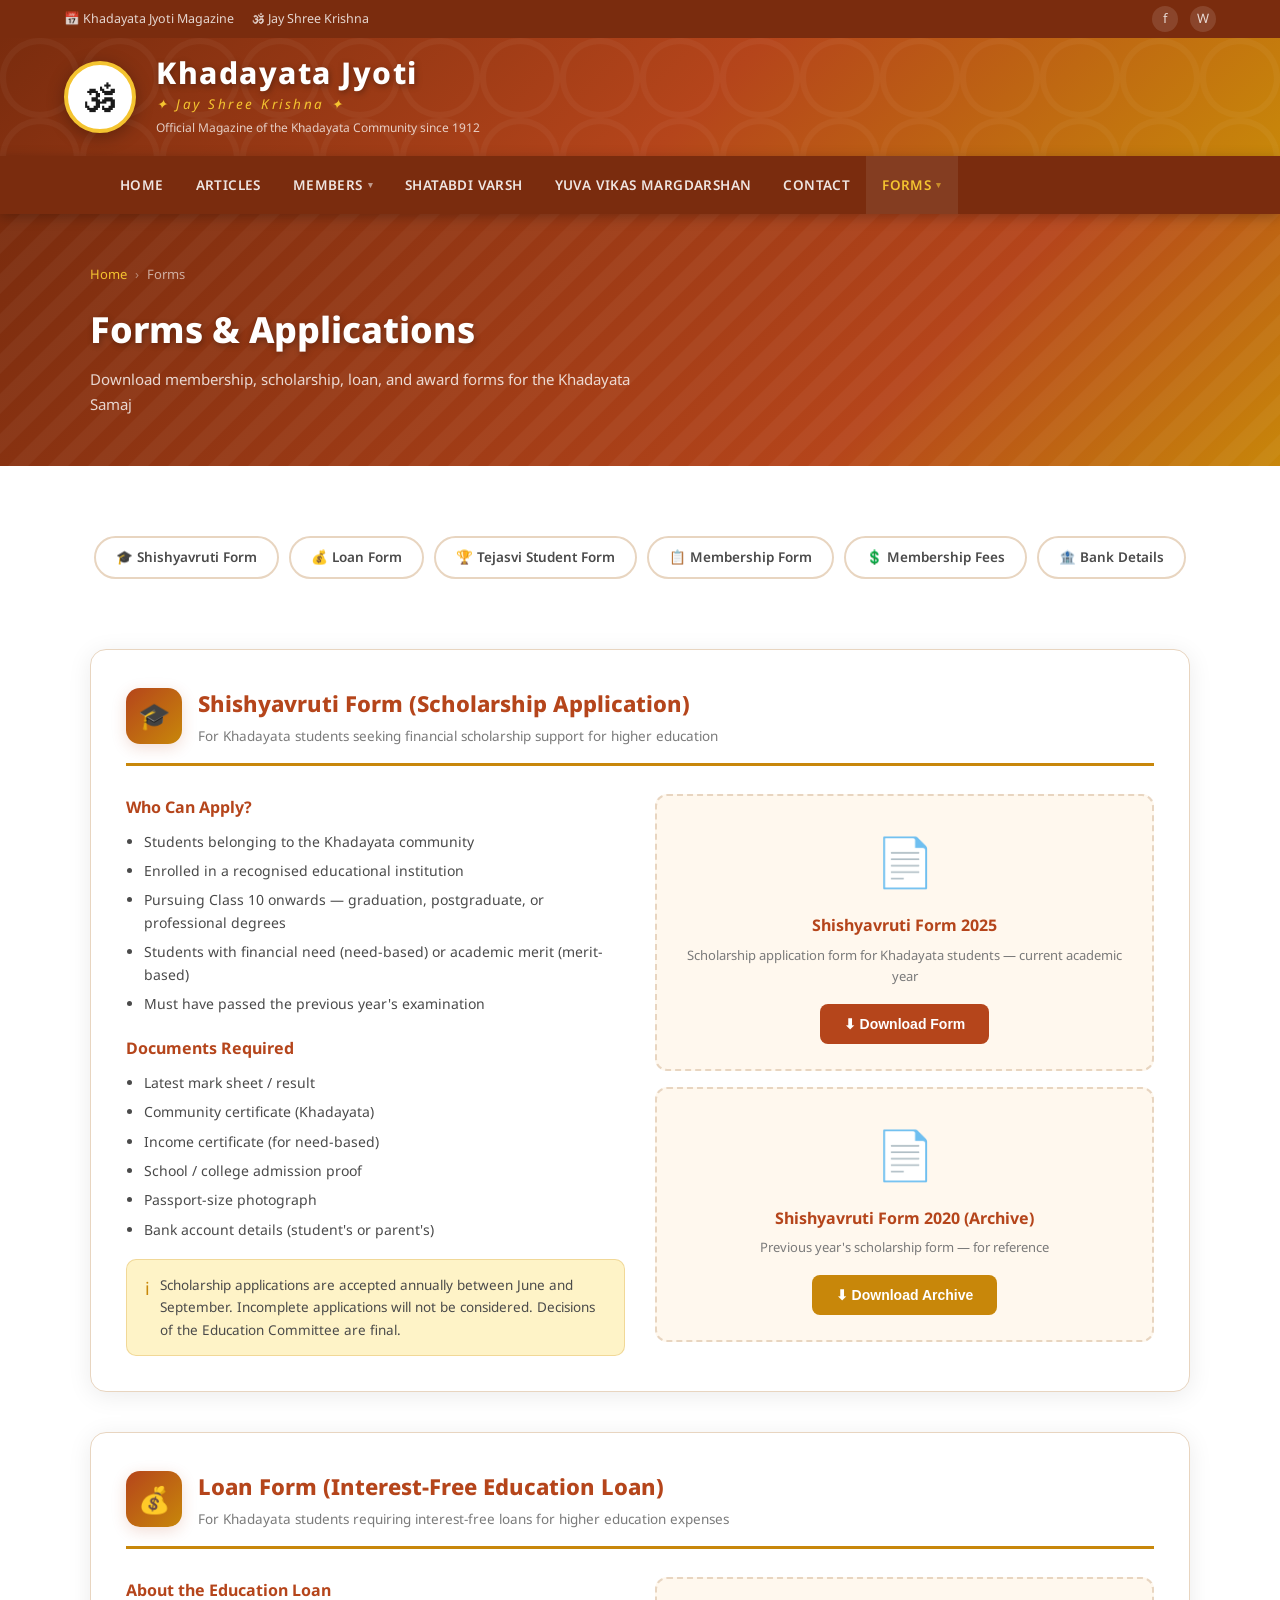
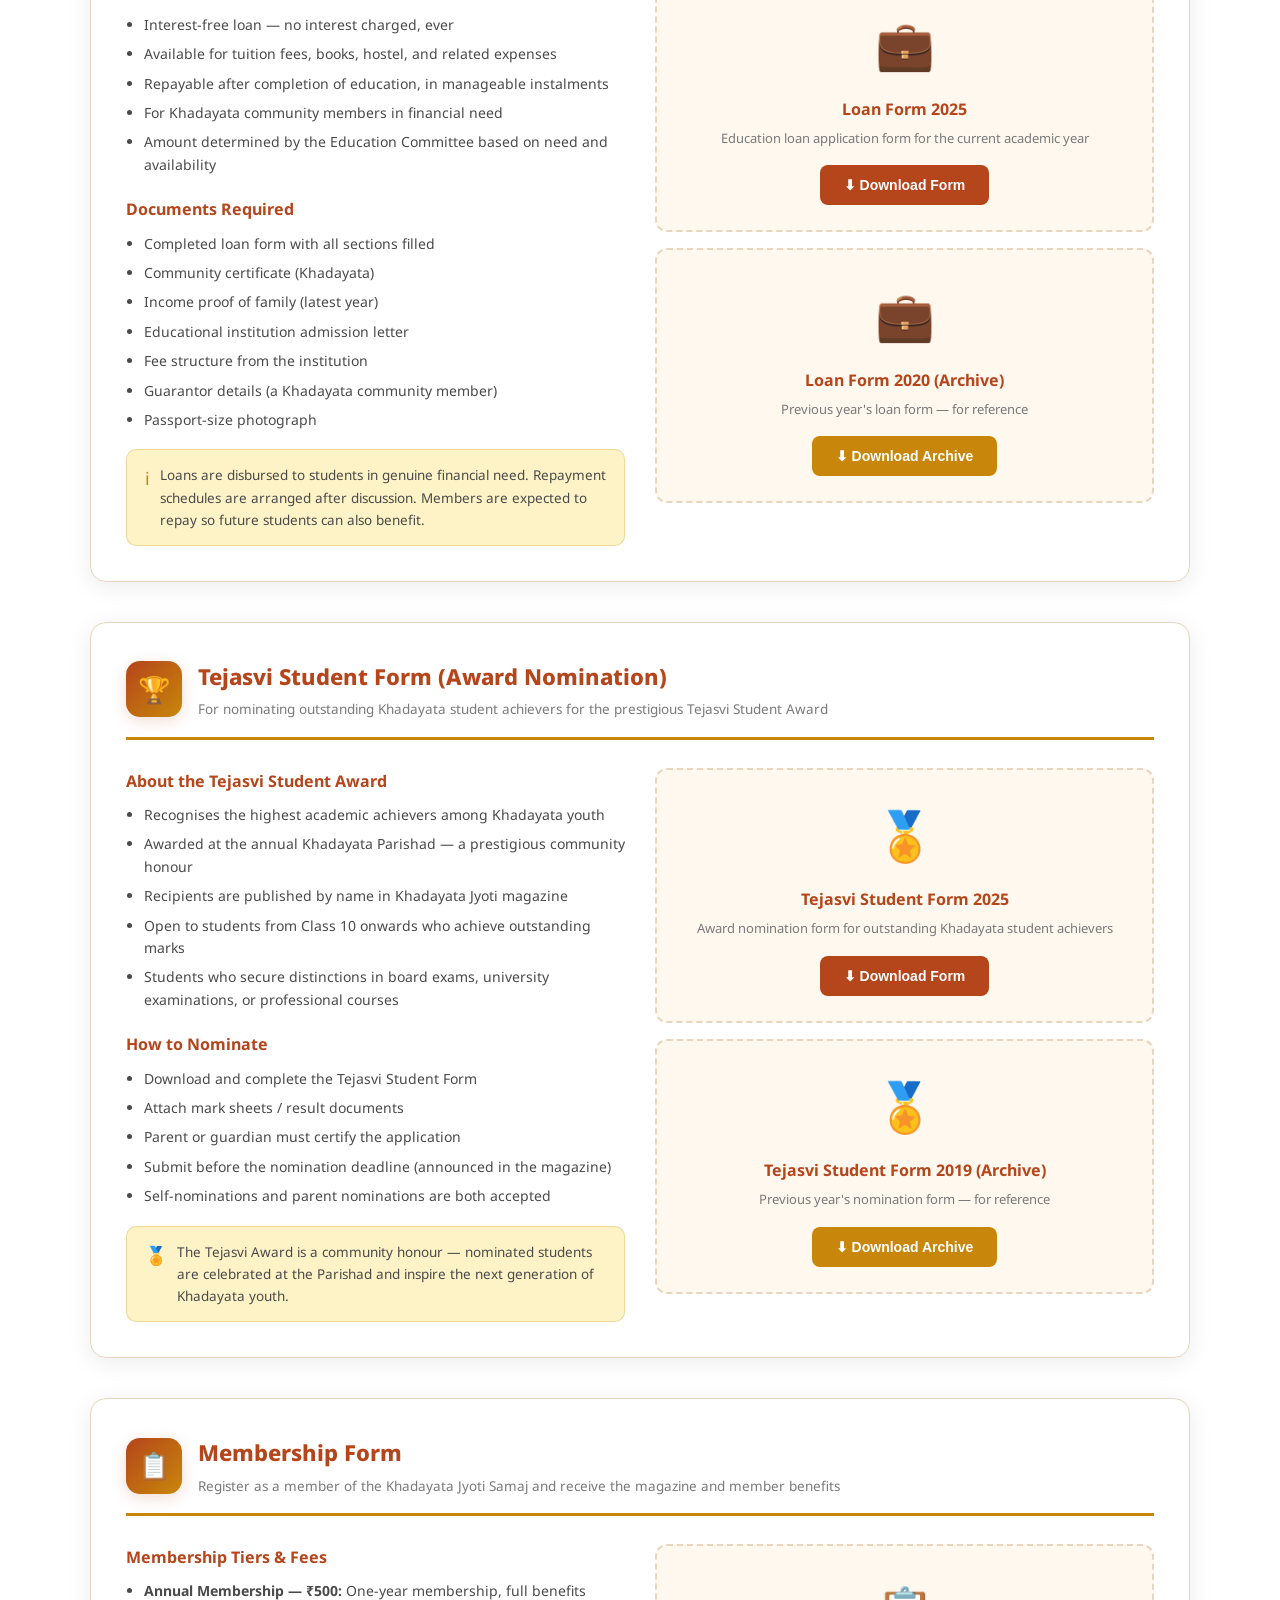
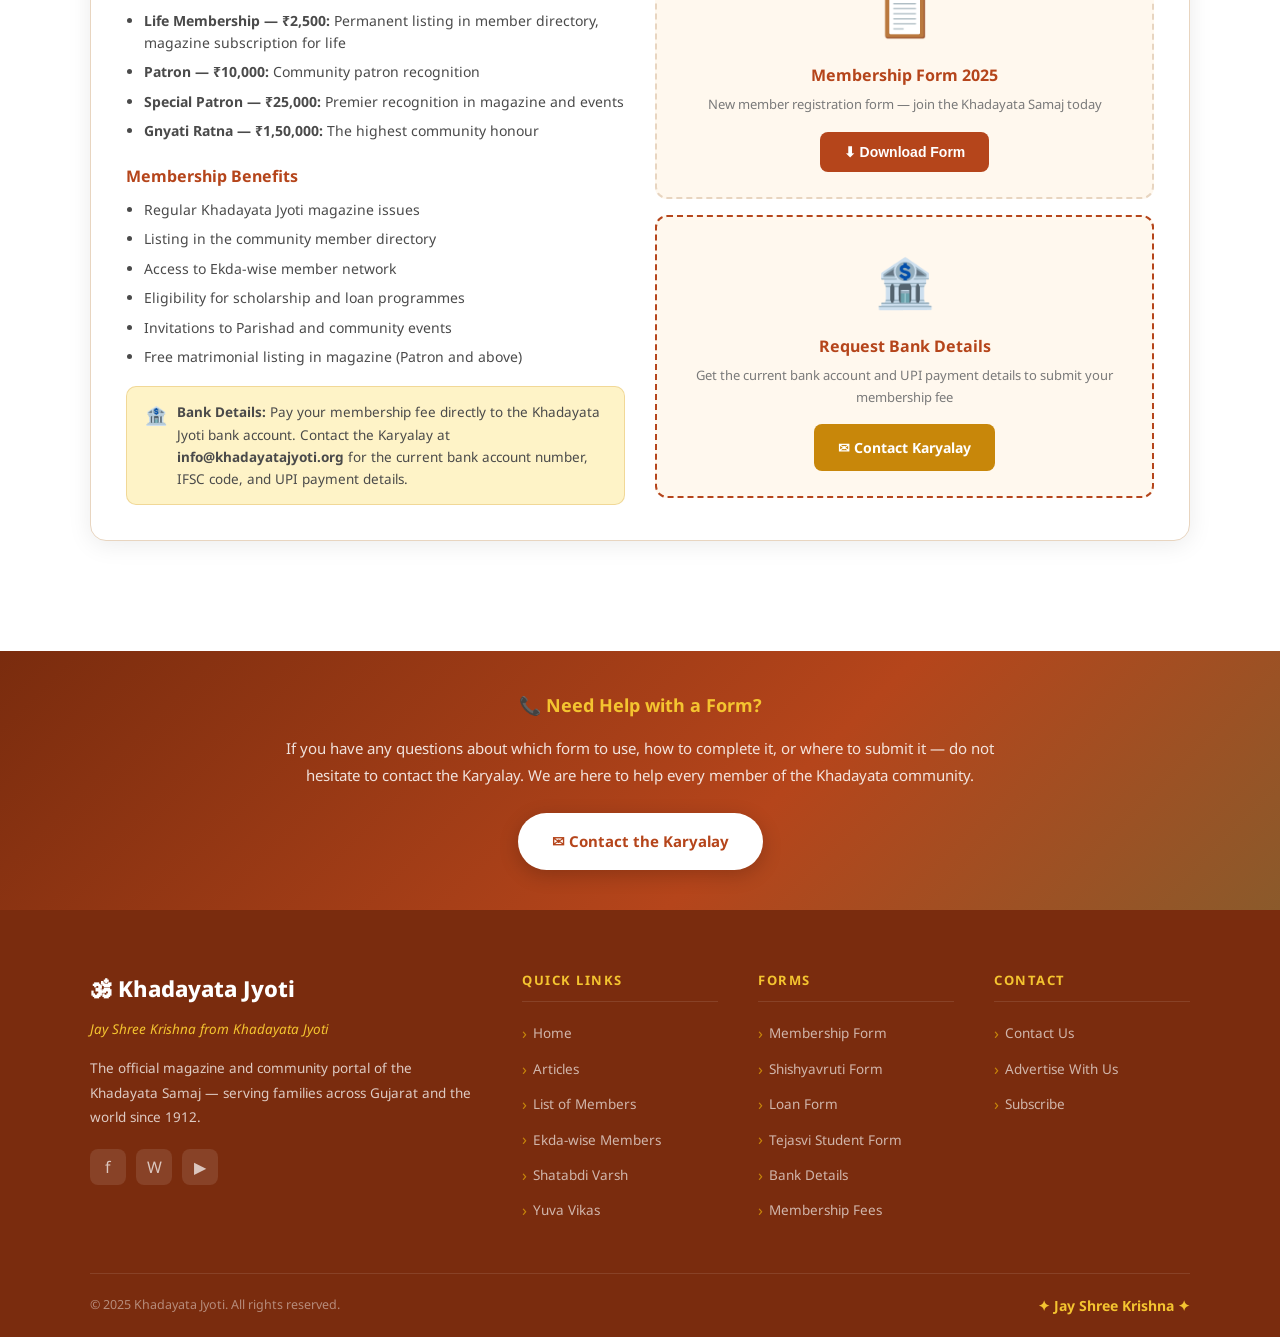
<file: forms.html>
<!DOCTYPE html>
<html lang="en">
<head>
  <meta charset="UTF-8" />
  <meta name="viewport" content="width=device-width, initial-scale=1.0" />
  <meta name="description" content="Forms — Khadayata Jyoti. Download Shishyavruti, Loan, Tejasvi Student, and Membership forms." />
  <title>Forms | Khadayata Jyoti</title>
  <link rel="preconnect" href="https://fonts.googleapis.com" />
  <link rel="preconnect" href="https://fonts.gstatic.com" crossorigin />
  <link href="https://fonts.googleapis.com/css2?family=Noto+Sans:wght@400;600;700;800&display=swap" rel="stylesheet" />
  <link rel="stylesheet" href="css/style.css" />
  <style>
    .form-section-header {
      display: flex;
      align-items: center;
      gap: 16px;
      margin-bottom: 28px;
      padding-bottom: 16px;
      border-bottom: 3px solid var(--gold);
    }
    .form-section-icon {
      width: 56px; height: 56px;
      background: linear-gradient(135deg, var(--primary), var(--gold));
      border-radius: 14px;
      display: flex; align-items: center; justify-content: center;
      font-size: 26px;
      color: var(--white);
      flex-shrink: 0;
      box-shadow: 0 4px 15px var(--shadow);
    }
    .form-section-header h3 { font-size: 22px; font-weight: 800; color: var(--primary); margin-bottom: 4px; }
    .form-section-header p { font-size: 13.5px; color: var(--text-light); }
    .form-section-block {
      background: var(--white);
      border-radius: 16px;
      padding: 35px;
      box-shadow: 0 4px 25px var(--shadow-soft);
      border: 1px solid var(--border);
      margin-bottom: 40px;
      scroll-margin-top: 80px;
    }
    .form-section-block:hover { border-color: var(--gold); }
    .form-detail-grid {
      display: grid;
      grid-template-columns: 1fr 1fr;
      gap: 30px;
      align-items: start;
    }
    .form-detail-grid .info-col h4 { font-size: 16px; color: var(--primary); margin-bottom: 10px; font-weight: 700; }
    .form-detail-grid .info-col ul { padding-left: 18px; }
    .form-detail-grid .info-col ul li { font-size: 14px; color: var(--text-mid); margin-bottom: 7px; line-height: 1.6; list-style: disc; }
    .download-box {
      background: var(--cream);
      border-radius: 12px;
      padding: 25px;
      border: 2px dashed var(--border);
      text-align: center;
      transition: all var(--transition);
    }
    .download-box:hover { border-color: var(--primary); background: var(--white); }
    .download-box .dl-icon { font-size: 48px; margin-bottom: 12px; }
    .download-box h4 { font-size: 16px; font-weight: 700; color: var(--primary); margin-bottom: 6px; }
    .download-box p { font-size: 13px; color: var(--text-light); margin-bottom: 16px; }
    .btn-download {
      display: inline-flex;
      align-items: center;
      gap: 8px;
      background: var(--primary);
      color: var(--white);
      padding: 12px 24px;
      border-radius: 8px;
      font-size: 14px;
      font-weight: 700;
      transition: all var(--transition);
      cursor: pointer;
      border: none;
    }
    .btn-download:hover { background: var(--primary-dark); transform: translateY(-2px); box-shadow: 0 6px 20px var(--shadow); }
    .note-box {
      background: var(--gold-pale);
      border: 1px solid rgba(200,135,10,0.25);
      border-radius: 10px;
      padding: 14px 18px;
      font-size: 13.5px;
      color: var(--text-mid);
      margin-top: 18px;
      display: flex;
      gap: 10px;
      align-items: flex-start;
    }
    .note-box .note-icon { flex-shrink: 0; color: var(--gold); font-size: 18px; }
    @media (max-width: 680px) { .form-detail-grid { grid-template-columns: 1fr; } }
  </style>
</head>
<body>

  <div class="topbar">
    <div class="topbar-left">
      <span>📅 Khadayata Jyoti Magazine</span>
      <span>🕉 Jay Shree Krishna</span>
    </div>
    <div class="topbar-right">
      <a href="#" class="social-link">f</a>
      <a href="#" class="social-link">W</a>
    </div>
  </div>

  <header class="site-header">
    <div class="header-logo">🕉</div>
    <div class="header-text">
      <h1>Khadayata Jyoti</h1>
      <p class="tagline">✦ Jay Shree Krishna ✦</p>
      <p class="sub-tagline">Official Magazine of the Khadayata Community since 1912</p>
    </div>
  </header>

  <nav class="main-nav">
    <div class="nav-inner">
      <button class="nav-toggle" aria-label="Toggle navigation">☰</button>
      <ul class="nav-menu">
        <li><a href="index.html">Home</a></li>
        <li><a href="articles.html">Articles</a></li>
        <li>
          <a href="members.html">Members <span class="arrow">▾</span></a>
          <ul class="dropdown">
            <li><a href="members.html">List of Members</a></li>
            <li><a href="ekda-members.html">Ekda-wise Members</a></li>
            <li><a href="forms.html#membership-form">Membership Form</a></li>
            <li><a href="forms.html#membership-fees">Membership Fees</a></li>
            <li><a href="forms.html#bank-details">Bank Details</a></li>
          </ul>
        </li>
        <li><a href="shatabdi-varsh.html">Shatabdi Varsh</a></li>
        <li><a href="yuva-vikas.html">Yuva Vikas Margdarshan</a></li>
        <li><a href="contact.html">Contact</a></li>
        <li class="active">
          <a href="forms.html">Forms <span class="arrow">▾</span></a>
          <ul class="dropdown">
            <li><a href="forms.html#shishyavruti">Shishyavruti Form</a></li>
            <li><a href="forms.html#loan-form">Loan Form</a></li>
            <li><a href="forms.html#tejasvi">Tejasvi Student Form</a></li>
            <li><a href="forms.html#membership-form">Membership Form</a></li>
          </ul>
        </li>
      </ul>
    </div>
  </nav>

  <div class="page-hero">
    <div class="page-hero-inner">
      <div class="breadcrumb"><a href="index.html">Home</a> <span>›</span> Forms</div>
      <h2>Forms &amp; Applications</h2>
      <p>Download membership, scholarship, loan, and award forms for the Khadayata Samaj</p>
    </div>
  </div>

  <!-- FORMS QUICK JUMP -->
  <section class="section section-alt" style="padding-bottom:10px;">
    <div class="container">
      <div class="ekda-tabs fade-in" style="justify-content:center;">
        <a href="#shishyavruti" class="ekda-tab">🎓 Shishyavruti Form</a>
        <a href="#loan-form" class="ekda-tab">💰 Loan Form</a>
        <a href="#tejasvi" class="ekda-tab">🏆 Tejasvi Student Form</a>
        <a href="#membership-form" class="ekda-tab">📋 Membership Form</a>
        <a href="#membership-fees" class="ekda-tab">💲 Membership Fees</a>
        <a href="#bank-details" class="ekda-tab">🏦 Bank Details</a>
      </div>
    </div>
  </section>

  <section class="section section-alt" style="padding-top:30px;">
    <div class="container">

      <!-- SHISHYAVRUTI FORM -->
      <div class="form-section-block fade-in" id="shishyavruti">
        <div class="form-section-header">
          <div class="form-section-icon">🎓</div>
          <div>
            <h3>Shishyavruti Form (Scholarship Application)</h3>
            <p>For Khadayata students seeking financial scholarship support for higher education</p>
          </div>
        </div>
        <div class="form-detail-grid">
          <div class="info-col">
            <h4>Who Can Apply?</h4>
            <ul>
              <li>Students belonging to the Khadayata community</li>
              <li>Enrolled in a recognised educational institution</li>
              <li>Pursuing Class 10 onwards — graduation, postgraduate, or professional degrees</li>
              <li>Students with financial need (need-based) or academic merit (merit-based)</li>
              <li>Must have passed the previous year's examination</li>
            </ul>
            <h4 style="margin-top:20px;">Documents Required</h4>
            <ul>
              <li>Latest mark sheet / result</li>
              <li>Community certificate (Khadayata)</li>
              <li>Income certificate (for need-based)</li>
              <li>School / college admission proof</li>
              <li>Passport-size photograph</li>
              <li>Bank account details (student's or parent's)</li>
            </ul>
            <div class="note-box">
              <span class="note-icon">ℹ</span>
              <span>Scholarship applications are accepted annually between June and September. Incomplete applications will not be considered. Decisions of the Education Committee are final.</span>
            </div>
          </div>
          <div>
            <div class="download-box">
              <div class="dl-icon">📄</div>
              <h4>Shishyavruti Form 2025</h4>
              <p>Scholarship application form for Khadayata students — current academic year</p>
              <button class="btn-download" onclick="alert('Contact the Karyalay at info@khadayatajyoti.org to receive the latest form. Jay Shree Krishna.')">⬇ Download Form</button>
            </div>
            <div class="download-box" style="margin-top:16px;">
              <div class="dl-icon">📄</div>
              <h4>Shishyavruti Form 2020 (Archive)</h4>
              <p>Previous year's scholarship form — for reference</p>
              <button class="btn-download" style="background:var(--gold);" onclick="alert('Contact the Karyalay for archived forms. Jay Shree Krishna.')">⬇ Download Archive</button>
            </div>
          </div>
        </div>
      </div>

      <!-- LOAN FORM -->
      <div class="form-section-block fade-in" id="loan-form">
        <div class="form-section-header">
          <div class="form-section-icon">💰</div>
          <div>
            <h3>Loan Form (Interest-Free Education Loan)</h3>
            <p>For Khadayata students requiring interest-free loans for higher education expenses</p>
          </div>
        </div>
        <div class="form-detail-grid">
          <div class="info-col">
            <h4>About the Education Loan</h4>
            <ul>
              <li>Interest-free loan — no interest charged, ever</li>
              <li>Available for tuition fees, books, hostel, and related expenses</li>
              <li>Repayable after completion of education, in manageable instalments</li>
              <li>For Khadayata community members in financial need</li>
              <li>Amount determined by the Education Committee based on need and availability</li>
            </ul>
            <h4 style="margin-top:20px;">Documents Required</h4>
            <ul>
              <li>Completed loan form with all sections filled</li>
              <li>Community certificate (Khadayata)</li>
              <li>Income proof of family (latest year)</li>
              <li>Educational institution admission letter</li>
              <li>Fee structure from the institution</li>
              <li>Guarantor details (a Khadayata community member)</li>
              <li>Passport-size photograph</li>
            </ul>
            <div class="note-box">
              <span class="note-icon">ℹ</span>
              <span>Loans are disbursed to students in genuine financial need. Repayment schedules are arranged after discussion. Members are expected to repay so future students can also benefit.</span>
            </div>
          </div>
          <div>
            <div class="download-box">
              <div class="dl-icon">💼</div>
              <h4>Loan Form 2025</h4>
              <p>Education loan application form for the current academic year</p>
              <button class="btn-download" onclick="alert('Contact the Karyalay at info@khadayatajyoti.org to receive the latest form. Jay Shree Krishna.')">⬇ Download Form</button>
            </div>
            <div class="download-box" style="margin-top:16px;">
              <div class="dl-icon">💼</div>
              <h4>Loan Form 2020 (Archive)</h4>
              <p>Previous year's loan form — for reference</p>
              <button class="btn-download" style="background:var(--gold);" onclick="alert('Contact the Karyalay for archived forms. Jay Shree Krishna.')">⬇ Download Archive</button>
            </div>
          </div>
        </div>
      </div>

      <!-- TEJASVI STUDENT FORM -->
      <div class="form-section-block fade-in" id="tejasvi">
        <div class="form-section-header">
          <div class="form-section-icon">🏆</div>
          <div>
            <h3>Tejasvi Student Form (Award Nomination)</h3>
            <p>For nominating outstanding Khadayata student achievers for the prestigious Tejasvi Student Award</p>
          </div>
        </div>
        <div class="form-detail-grid">
          <div class="info-col">
            <h4>About the Tejasvi Student Award</h4>
            <ul>
              <li>Recognises the highest academic achievers among Khadayata youth</li>
              <li>Awarded at the annual Khadayata Parishad — a prestigious community honour</li>
              <li>Recipients are published by name in Khadayata Jyoti magazine</li>
              <li>Open to students from Class 10 onwards who achieve outstanding marks</li>
              <li>Students who secure distinctions in board exams, university examinations, or professional courses</li>
            </ul>
            <h4 style="margin-top:20px;">How to Nominate</h4>
            <ul>
              <li>Download and complete the Tejasvi Student Form</li>
              <li>Attach mark sheets / result documents</li>
              <li>Parent or guardian must certify the application</li>
              <li>Submit before the nomination deadline (announced in the magazine)</li>
              <li>Self-nominations and parent nominations are both accepted</li>
            </ul>
            <div class="note-box">
              <span class="note-icon">🏅</span>
              <span>The Tejasvi Award is a community honour — nominated students are celebrated at the Parishad and inspire the next generation of Khadayata youth.</span>
            </div>
          </div>
          <div>
            <div class="download-box">
              <div class="dl-icon">🏅</div>
              <h4>Tejasvi Student Form 2025</h4>
              <p>Award nomination form for outstanding Khadayata student achievers</p>
              <button class="btn-download" onclick="alert('Contact the Karyalay at info@khadayatajyoti.org to receive the latest form. Jay Shree Krishna.')">⬇ Download Form</button>
            </div>
            <div class="download-box" style="margin-top:16px;">
              <div class="dl-icon">🏅</div>
              <h4>Tejasvi Student Form 2019 (Archive)</h4>
              <p>Previous year's nomination form — for reference</p>
              <button class="btn-download" style="background:var(--gold);" onclick="alert('Contact the Karyalay for archived forms. Jay Shree Krishna.')">⬇ Download Archive</button>
            </div>
          </div>
        </div>
      </div>

      <!-- MEMBERSHIP FORM -->
      <div class="form-section-block fade-in" id="membership-form">
        <div class="form-section-header">
          <div class="form-section-icon">📋</div>
          <div>
            <h3>Membership Form</h3>
            <p>Register as a member of the Khadayata Jyoti Samaj and receive the magazine and member benefits</p>
          </div>
        </div>
        <div class="form-detail-grid">
          <div class="info-col">
            <h4 id="membership-fees">Membership Tiers &amp; Fees</h4>
            <ul>
              <li><strong>Annual Membership — ₹500:</strong> One-year membership, full benefits</li>
              <li><strong>Life Membership — ₹2,500:</strong> Permanent listing in member directory, magazine subscription for life</li>
              <li><strong>Patron — ₹10,000:</strong> Community patron recognition</li>
              <li><strong>Special Patron — ₹25,000:</strong> Premier recognition in magazine and events</li>
              <li><strong>Gnyati Ratna — ₹1,50,000:</strong> The highest community honour</li>
            </ul>
            <h4 style="margin-top:20px;">Membership Benefits</h4>
            <ul>
              <li>Regular Khadayata Jyoti magazine issues</li>
              <li>Listing in the community member directory</li>
              <li>Access to Ekda-wise member network</li>
              <li>Eligibility for scholarship and loan programmes</li>
              <li>Invitations to Parishad and community events</li>
              <li>Free matrimonial listing in magazine (Patron and above)</li>
            </ul>
            <div class="note-box" id="bank-details">
              <span class="note-icon">🏦</span>
              <span><strong>Bank Details:</strong> Pay your membership fee directly to the Khadayata Jyoti bank account. Contact the Karyalay at <strong>info@khadayatajyoti.org</strong> for the current bank account number, IFSC code, and UPI payment details.</span>
            </div>
          </div>
          <div>
            <div class="download-box">
              <div class="dl-icon">📋</div>
              <h4>Membership Form 2025</h4>
              <p>New member registration form — join the Khadayata Samaj today</p>
              <button class="btn-download" onclick="alert('Contact the Karyalay at info@khadayatajyoti.org to receive the membership form. Jay Shree Krishna.')">⬇ Download Form</button>
            </div>
            <div class="download-box" style="margin-top:16px; border-color:var(--primary);">
              <div class="dl-icon">🏦</div>
              <h4>Request Bank Details</h4>
              <p>Get the current bank account and UPI payment details to submit your membership fee</p>
              <a href="contact.html" class="btn-download" style="background:var(--gold);">✉ Contact Karyalay</a>
            </div>
          </div>
        </div>
      </div>

    </div>
  </section>

  <!-- IMPORTANT NOTE -->
  <section class="section membership-section" style="padding:40px 5%;">
    <div class="container" style="max-width:750px; text-align:center;">
      <div class="fade-in">
        <p style="font-size:18px; color:var(--gold-light); font-weight:700; margin-bottom:14px;">📞 Need Help with a Form?</p>
        <p style="color:rgba(255,255,255,0.85); font-size:15px; line-height:1.8; margin-bottom:24px;">
          If you have any questions about which form to use, how to complete it, or where to submit it — do not hesitate to contact the Karyalay. We are here to help every member of the Khadayata community.
        </p>
        <a href="contact.html" class="btn btn-white">✉ Contact the Karyalay</a>
      </div>
    </div>
  </section>

  <footer class="site-footer">
    <div class="footer-grid">
      <div class="footer-brand">
        <h3>🕉 Khadayata Jyoti</h3>
        <span class="brand-tag">Jay Shree Krishna from Khadayata Jyoti</span>
        <p>The official magazine and community portal of the Khadayata Samaj — serving families across Gujarat and the world since 1912.</p>
        <div class="footer-social">
          <a href="#" class="fsocial">f</a>
          <a href="#" class="fsocial">W</a>
          <a href="#" class="fsocial">▶</a>
        </div>
      </div>
      <div class="footer-col">
        <h4>Quick Links</h4>
        <ul>
          <li><a href="index.html">Home</a></li>
          <li><a href="articles.html">Articles</a></li>
          <li><a href="members.html">List of Members</a></li>
          <li><a href="ekda-members.html">Ekda-wise Members</a></li>
          <li><a href="shatabdi-varsh.html">Shatabdi Varsh</a></li>
          <li><a href="yuva-vikas.html">Yuva Vikas</a></li>
        </ul>
      </div>
      <div class="footer-col">
        <h4>Forms</h4>
        <ul>
          <li><a href="forms.html#membership-form">Membership Form</a></li>
          <li><a href="forms.html#shishyavruti">Shishyavruti Form</a></li>
          <li><a href="forms.html#loan-form">Loan Form</a></li>
          <li><a href="forms.html#tejasvi">Tejasvi Student Form</a></li>
          <li><a href="forms.html#bank-details">Bank Details</a></li>
          <li><a href="forms.html#membership-fees">Membership Fees</a></li>
        </ul>
      </div>
      <div class="footer-col">
        <h4>Contact</h4>
        <ul>
          <li><a href="contact.html">Contact Us</a></li>
          <li><a href="contact.html">Advertise With Us</a></li>
          <li><a href="contact.html">Subscribe</a></li>
        </ul>
      </div>
    </div>
    <div class="footer-bottom">
      <p>&copy; 2025 Khadayata Jyoti. All rights reserved.</p>
      <span class="footer-jay">✦ Jay Shree Krishna ✦</span>
    </div>
  </footer>

  <script src="js/main.js"></script>
</body>
</html>
</file>
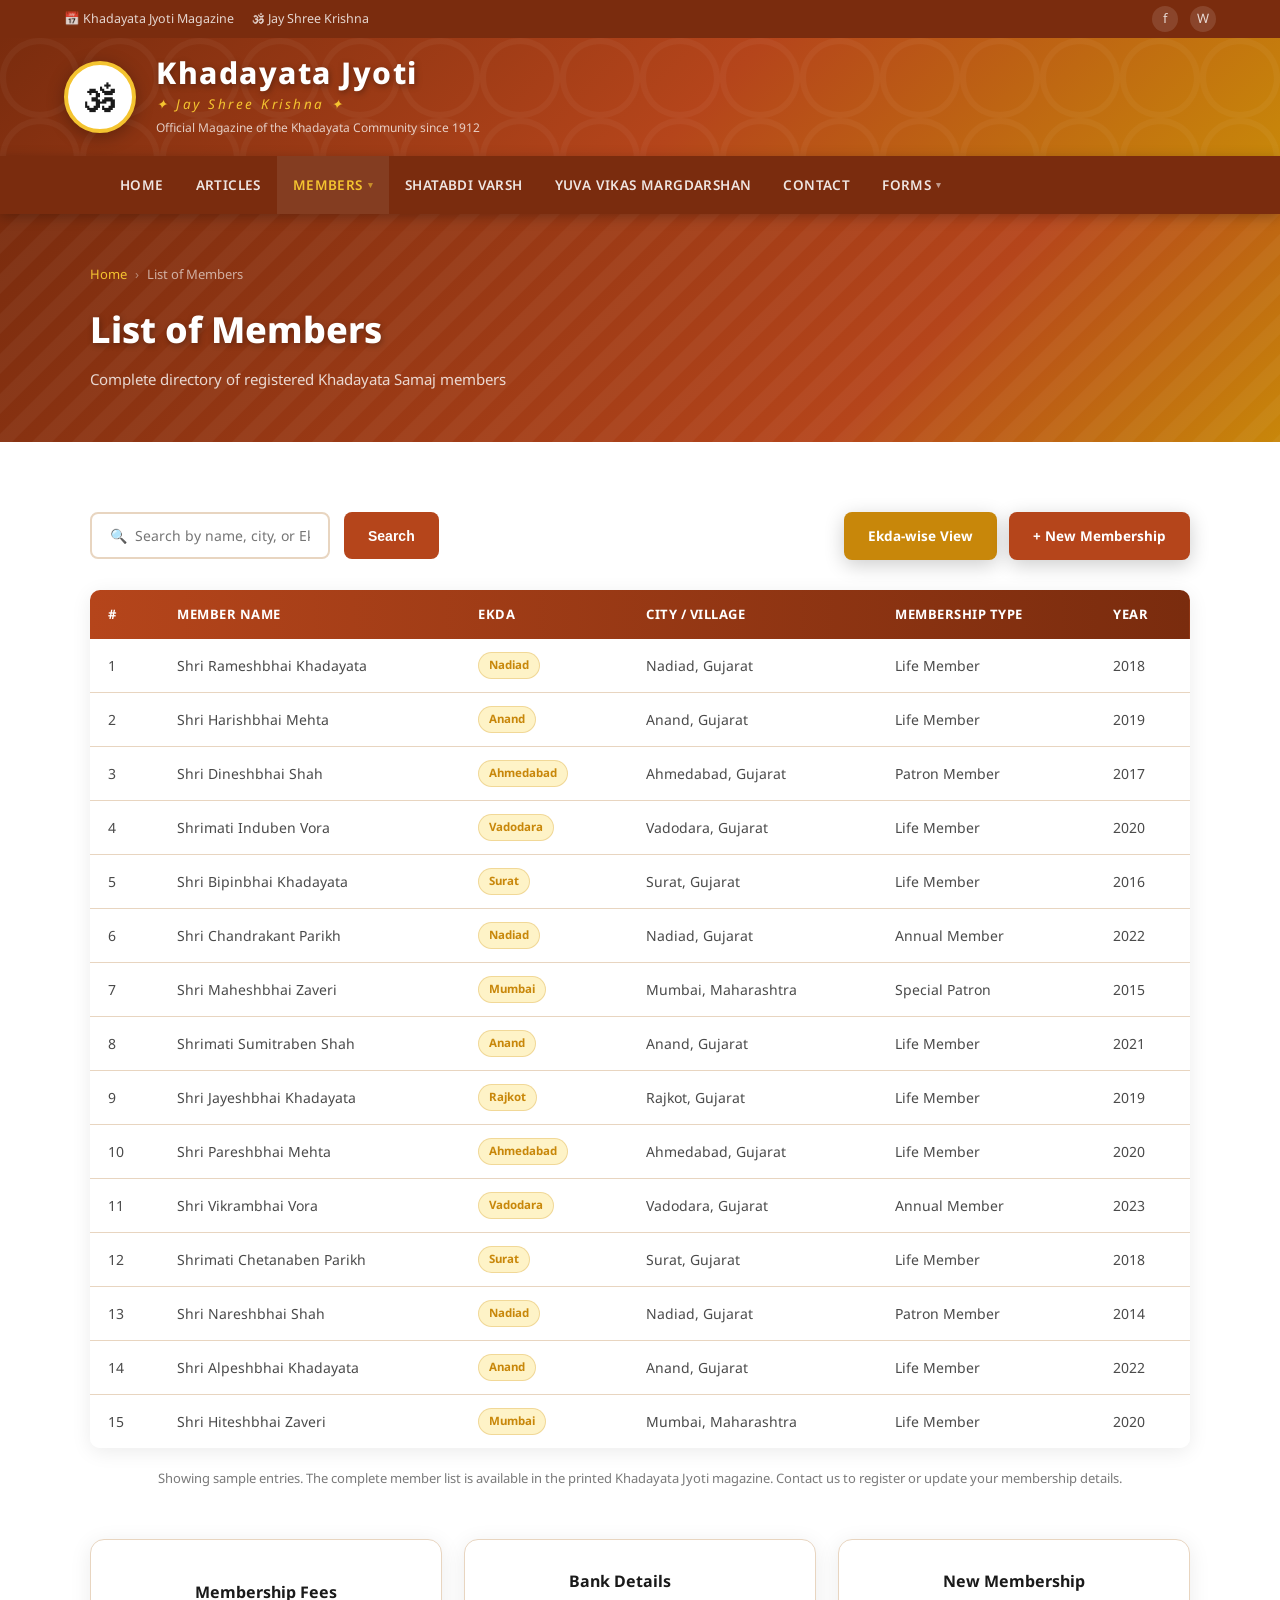
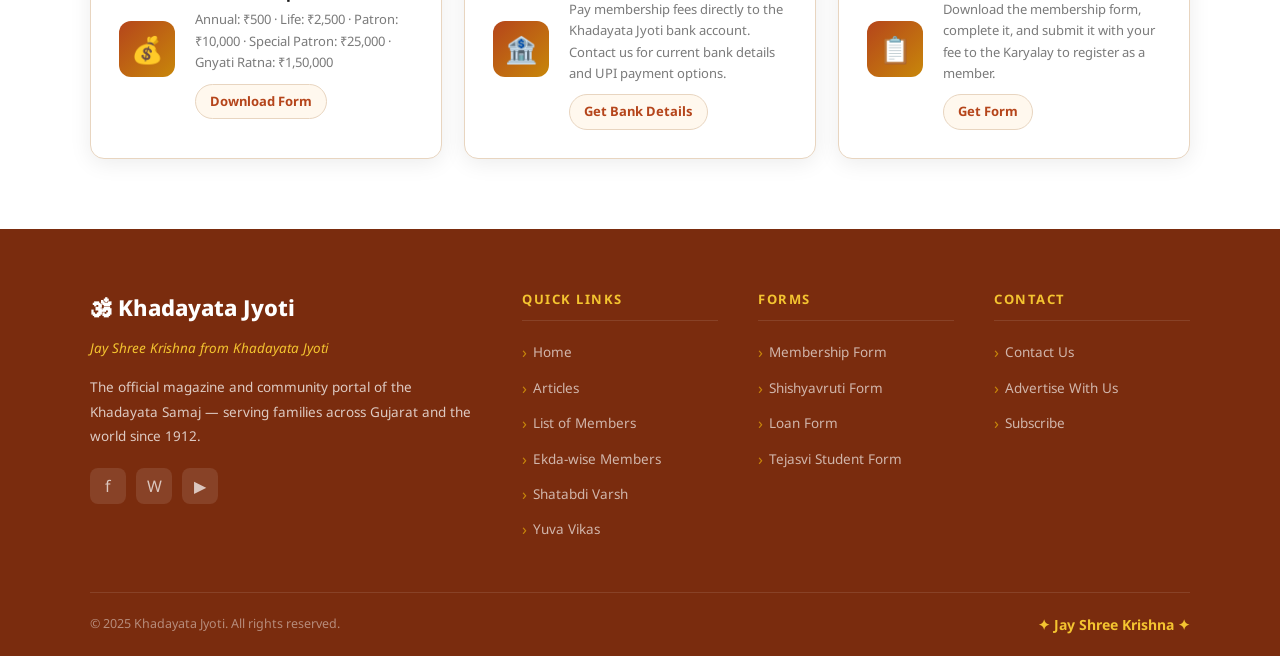
<file: members.html>
<!DOCTYPE html>
<html lang="en">
<head>
  <meta charset="UTF-8" />
  <meta name="viewport" content="width=device-width, initial-scale=1.0" />
  <meta name="description" content="List of Members of Khadayata Jyoti Samaj — complete member directory." />
  <title>List of Members | Khadayata Jyoti</title>
  <link rel="preconnect" href="https://fonts.googleapis.com" />
  <link rel="preconnect" href="https://fonts.gstatic.com" crossorigin />
  <link href="https://fonts.googleapis.com/css2?family=Noto+Sans:wght@400;600;700;800&display=swap" rel="stylesheet" />
  <link rel="stylesheet" href="css/style.css" />
</head>
<body>

  <div class="topbar">
    <div class="topbar-left">
      <span>📅 Khadayata Jyoti Magazine</span>
      <span>🕉 Jay Shree Krishna</span>
    </div>
    <div class="topbar-right">
      <a href="#" class="social-link">f</a>
      <a href="#" class="social-link">W</a>
    </div>
  </div>

  <header class="site-header">
    <div class="header-logo">🕉</div>
    <div class="header-text">
      <h1>Khadayata Jyoti</h1>
      <p class="tagline">✦ Jay Shree Krishna ✦</p>
      <p class="sub-tagline">Official Magazine of the Khadayata Community since 1912</p>
    </div>
  </header>

  <nav class="main-nav">
    <div class="nav-inner">
      <button class="nav-toggle" aria-label="Toggle navigation">☰</button>
      <ul class="nav-menu">
        <li><a href="index.html">Home</a></li>
        <li><a href="articles.html">Articles</a></li>
        <li class="active">
          <a href="members.html">Members <span class="arrow">▾</span></a>
          <ul class="dropdown">
            <li><a href="members.html">List of Members</a></li>
            <li><a href="ekda-members.html">Ekda-wise Members</a></li>
            <li><a href="forms.html#membership-form">Membership Form</a></li>
            <li><a href="forms.html#membership-fees">Membership Fees</a></li>
            <li><a href="forms.html#bank-details">Bank Details</a></li>
          </ul>
        </li>
        <li><a href="shatabdi-varsh.html">Shatabdi Varsh</a></li>
        <li><a href="yuva-vikas.html">Yuva Vikas Margdarshan</a></li>
        <li><a href="contact.html">Contact</a></li>
        <li>
          <a href="forms.html">Forms <span class="arrow">▾</span></a>
          <ul class="dropdown">
            <li><a href="forms.html#shishyavruti">Shishyavruti Form</a></li>
            <li><a href="forms.html#loan-form">Loan Form</a></li>
            <li><a href="forms.html#tejasvi">Tejasvi Student Form</a></li>
            <li><a href="forms.html#membership-form">Membership Form</a></li>
          </ul>
        </li>
      </ul>
    </div>
  </nav>

  <!-- PAGE HERO -->
  <div class="page-hero">
    <div class="page-hero-inner">
      <div class="breadcrumb"><a href="index.html">Home</a> <span>›</span> List of Members</div>
      <h2>List of Members</h2>
      <p>Complete directory of registered Khadayata Samaj members</p>
    </div>
  </div>

  <!-- MEMBERS SECTION -->
  <section class="section section-alt">
    <div class="container">

      <div class="fade-in" style="display:flex; gap:20px; flex-wrap:wrap; align-items:center; margin-bottom:30px; justify-content:space-between;">
        <div class="members-search-bar" style="margin-bottom:0;">
          <input type="text" id="memberSearch" placeholder="🔍  Search by name, city, or Ekda…" />
          <button type="button">Search</button>
        </div>
        <div style="display:flex; gap:12px;">
          <a href="ekda-members.html" class="btn btn-gold" style="border-radius:8px; padding:11px 22px; font-size:13.5px;">Ekda-wise View</a>
          <a href="forms.html#membership-form" class="btn btn-white" style="border-radius:8px; padding:11px 22px; font-size:13.5px; background:var(--primary); color:#fff;">+ New Membership</a>
        </div>
      </div>

      <div class="members-table-wrap fade-in">
        <table class="members-table">
          <thead>
            <tr>
              <th>#</th>
              <th>Member Name</th>
              <th>Ekda</th>
              <th>City / Village</th>
              <th>Membership Type</th>
              <th>Year</th>
            </tr>
          </thead>
          <tbody>
            <tr><td>1</td><td>Shri Rameshbhai Khadayata</td><td><span class="ekda-badge">Nadiad</span></td><td>Nadiad, Gujarat</td><td>Life Member</td><td>2018</td></tr>
            <tr><td>2</td><td>Shri Harishbhai Mehta</td><td><span class="ekda-badge">Anand</span></td><td>Anand, Gujarat</td><td>Life Member</td><td>2019</td></tr>
            <tr><td>3</td><td>Shri Dineshbhai Shah</td><td><span class="ekda-badge">Ahmedabad</span></td><td>Ahmedabad, Gujarat</td><td>Patron Member</td><td>2017</td></tr>
            <tr><td>4</td><td>Shrimati Induben Vora</td><td><span class="ekda-badge">Vadodara</span></td><td>Vadodara, Gujarat</td><td>Life Member</td><td>2020</td></tr>
            <tr><td>5</td><td>Shri Bipinbhai Khadayata</td><td><span class="ekda-badge">Surat</span></td><td>Surat, Gujarat</td><td>Life Member</td><td>2016</td></tr>
            <tr><td>6</td><td>Shri Chandrakant Parikh</td><td><span class="ekda-badge">Nadiad</span></td><td>Nadiad, Gujarat</td><td>Annual Member</td><td>2022</td></tr>
            <tr><td>7</td><td>Shri Maheshbhai Zaveri</td><td><span class="ekda-badge">Mumbai</span></td><td>Mumbai, Maharashtra</td><td>Special Patron</td><td>2015</td></tr>
            <tr><td>8</td><td>Shrimati Sumitraben Shah</td><td><span class="ekda-badge">Anand</span></td><td>Anand, Gujarat</td><td>Life Member</td><td>2021</td></tr>
            <tr><td>9</td><td>Shri Jayeshbhai Khadayata</td><td><span class="ekda-badge">Rajkot</span></td><td>Rajkot, Gujarat</td><td>Life Member</td><td>2019</td></tr>
            <tr><td>10</td><td>Shri Pareshbhai Mehta</td><td><span class="ekda-badge">Ahmedabad</span></td><td>Ahmedabad, Gujarat</td><td>Life Member</td><td>2020</td></tr>
            <tr><td>11</td><td>Shri Vikrambhai Vora</td><td><span class="ekda-badge">Vadodara</span></td><td>Vadodara, Gujarat</td><td>Annual Member</td><td>2023</td></tr>
            <tr><td>12</td><td>Shrimati Chetanaben Parikh</td><td><span class="ekda-badge">Surat</span></td><td>Surat, Gujarat</td><td>Life Member</td><td>2018</td></tr>
            <tr><td>13</td><td>Shri Nareshbhai Shah</td><td><span class="ekda-badge">Nadiad</span></td><td>Nadiad, Gujarat</td><td>Patron Member</td><td>2014</td></tr>
            <tr><td>14</td><td>Shri Alpeshbhai Khadayata</td><td><span class="ekda-badge">Anand</span></td><td>Anand, Gujarat</td><td>Life Member</td><td>2022</td></tr>
            <tr><td>15</td><td>Shri Hiteshbhai Zaveri</td><td><span class="ekda-badge">Mumbai</span></td><td>Mumbai, Maharashtra</td><td>Life Member</td><td>2020</td></tr>
          </tbody>
        </table>
      </div>

      <p class="fade-in" style="margin-top:20px; font-size:13px; color:var(--text-light); text-align:center;">
        Showing sample entries. The complete member list is available in the printed Khadayata Jyoti magazine.
        Contact us to register or update your membership details.
      </p>

      <!-- MEMBERSHIP INFO CARDS -->
      <div style="display:grid; grid-template-columns:repeat(auto-fit,minmax(260px,1fr)); gap:22px; margin-top:50px;">
        <div class="form-dl-card fade-in" id="membership-fees">
          <div class="form-dl-icon">💰</div>
          <div class="form-dl-info">
            <h4>Membership Fees</h4>
            <p>Annual: ₹500 · Life: ₹2,500 · Patron: ₹10,000 · Special Patron: ₹25,000 · Gnyati Ratna: ₹1,50,000</p>
            <a href="forms.html#membership-form">Download Form</a>
          </div>
        </div>
        <div class="form-dl-card fade-in" id="bank-details">
          <div class="form-dl-icon">🏦</div>
          <div class="form-dl-info">
            <h4>Bank Details</h4>
            <p>Pay membership fees directly to the Khadayata Jyoti bank account. Contact us for current bank details and UPI payment options.</p>
            <a href="contact.html">Get Bank Details</a>
          </div>
        </div>
        <div class="form-dl-card fade-in">
          <div class="form-dl-icon">📋</div>
          <div class="form-dl-info">
            <h4>New Membership</h4>
            <p>Download the membership form, complete it, and submit it with your fee to the Karyalay to register as a member.</p>
            <a href="forms.html#membership-form">Get Form</a>
          </div>
        </div>
      </div>

    </div>
  </section>

  <!-- FOOTER -->
  <footer class="site-footer">
    <div class="footer-grid">
      <div class="footer-brand">
        <h3>🕉 Khadayata Jyoti</h3>
        <span class="brand-tag">Jay Shree Krishna from Khadayata Jyoti</span>
        <p>The official magazine and community portal of the Khadayata Samaj — serving families across Gujarat and the world since 1912.</p>
        <div class="footer-social">
          <a href="#" class="fsocial">f</a>
          <a href="#" class="fsocial">W</a>
          <a href="#" class="fsocial">▶</a>
        </div>
      </div>
      <div class="footer-col">
        <h4>Quick Links</h4>
        <ul>
          <li><a href="index.html">Home</a></li>
          <li><a href="articles.html">Articles</a></li>
          <li><a href="members.html">List of Members</a></li>
          <li><a href="ekda-members.html">Ekda-wise Members</a></li>
          <li><a href="shatabdi-varsh.html">Shatabdi Varsh</a></li>
          <li><a href="yuva-vikas.html">Yuva Vikas</a></li>
        </ul>
      </div>
      <div class="footer-col">
        <h4>Forms</h4>
        <ul>
          <li><a href="forms.html#membership-form">Membership Form</a></li>
          <li><a href="forms.html#shishyavruti">Shishyavruti Form</a></li>
          <li><a href="forms.html#loan-form">Loan Form</a></li>
          <li><a href="forms.html#tejasvi">Tejasvi Student Form</a></li>
        </ul>
      </div>
      <div class="footer-col">
        <h4>Contact</h4>
        <ul>
          <li><a href="contact.html">Contact Us</a></li>
          <li><a href="contact.html">Advertise With Us</a></li>
          <li><a href="contact.html">Subscribe</a></li>
        </ul>
      </div>
    </div>
    <div class="footer-bottom">
      <p>&copy; 2025 Khadayata Jyoti. All rights reserved.</p>
      <span class="footer-jay">✦ Jay Shree Krishna ✦</span>
    </div>
  </footer>

  <script src="js/main.js"></script>
</body>
</html>
</file>
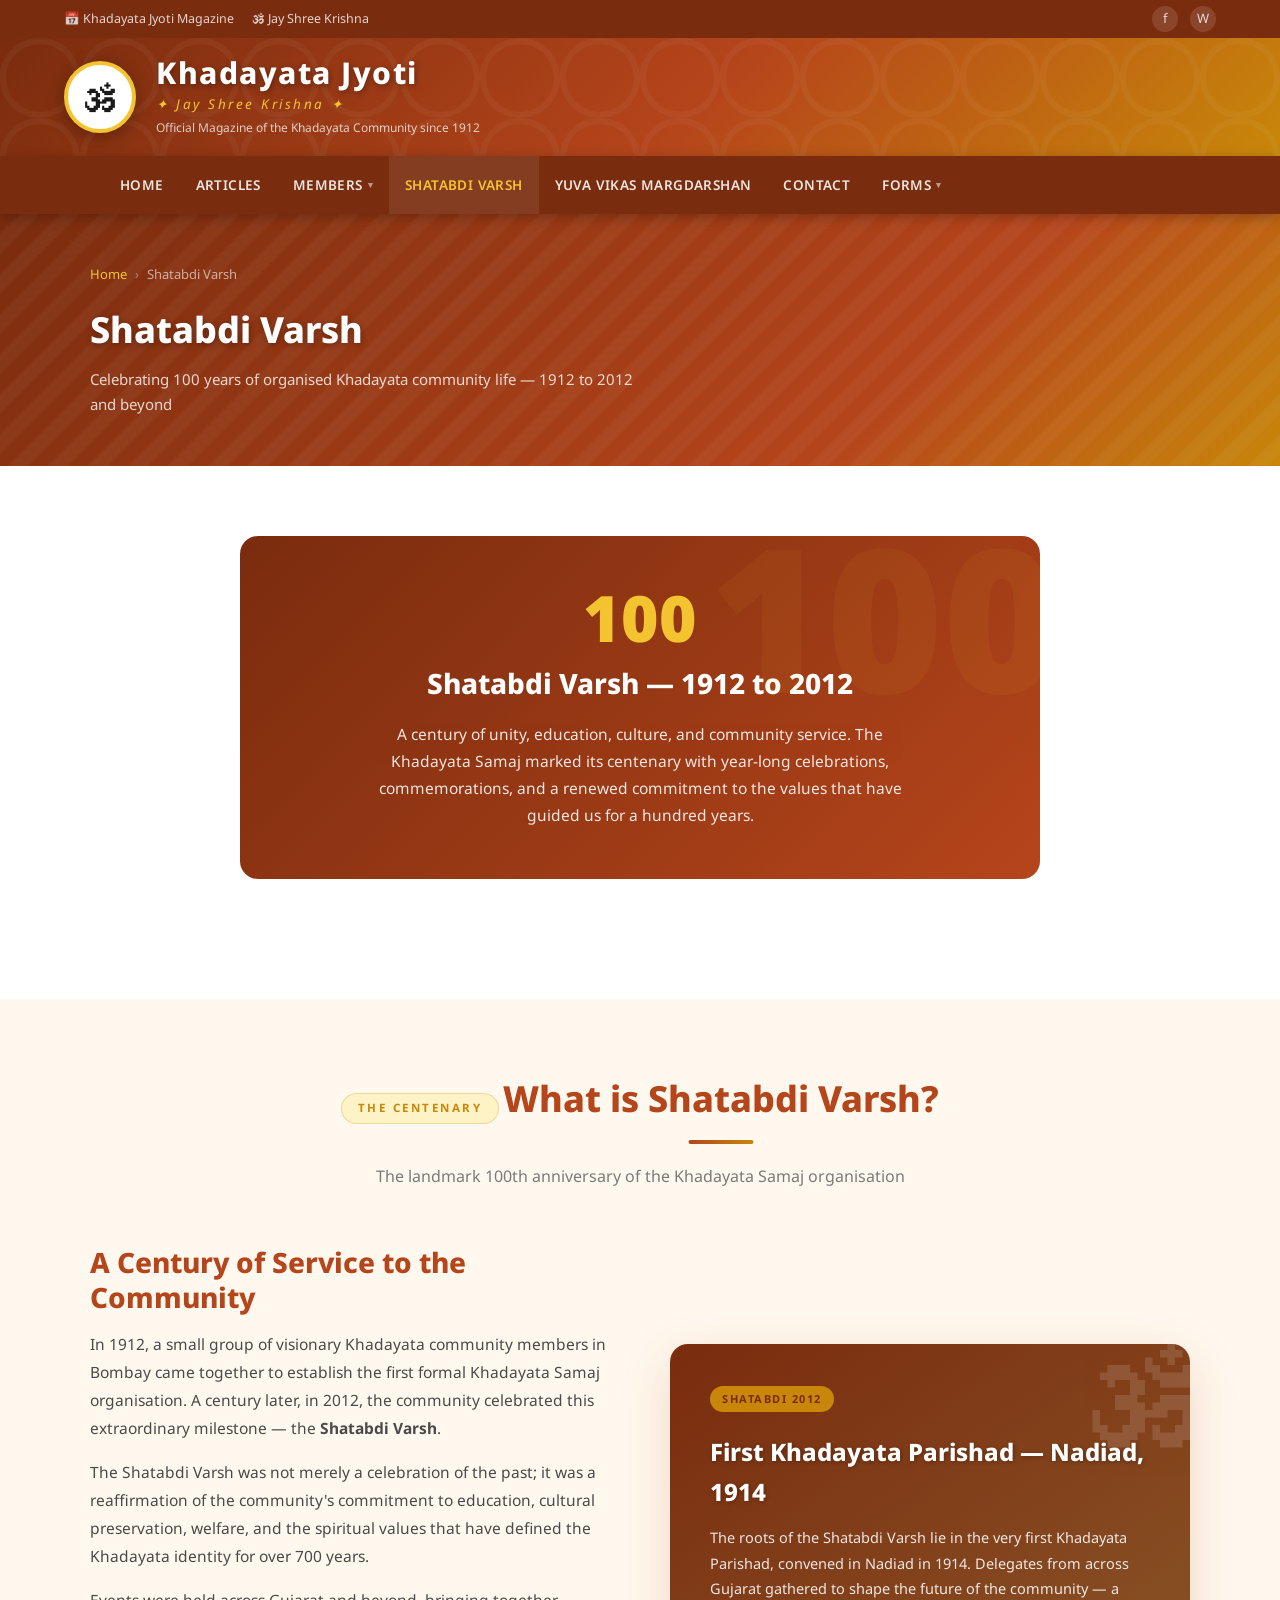
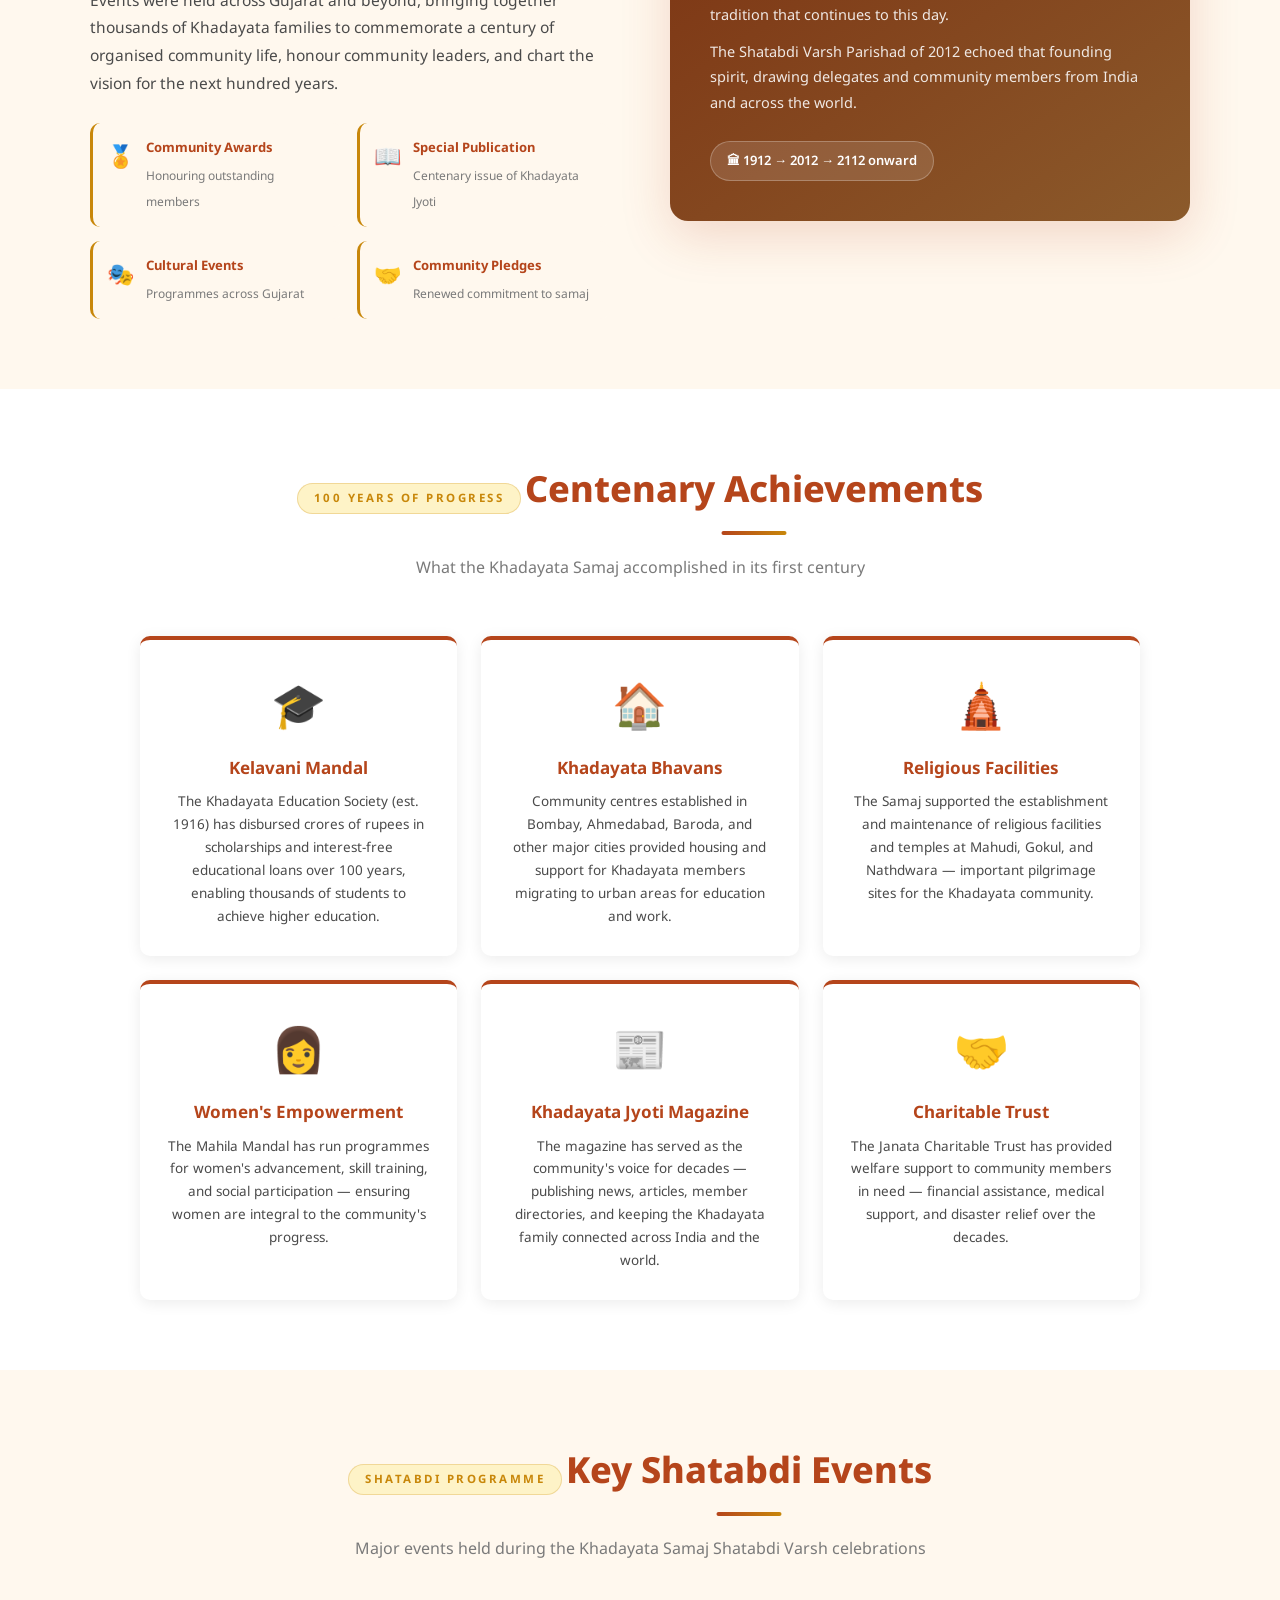
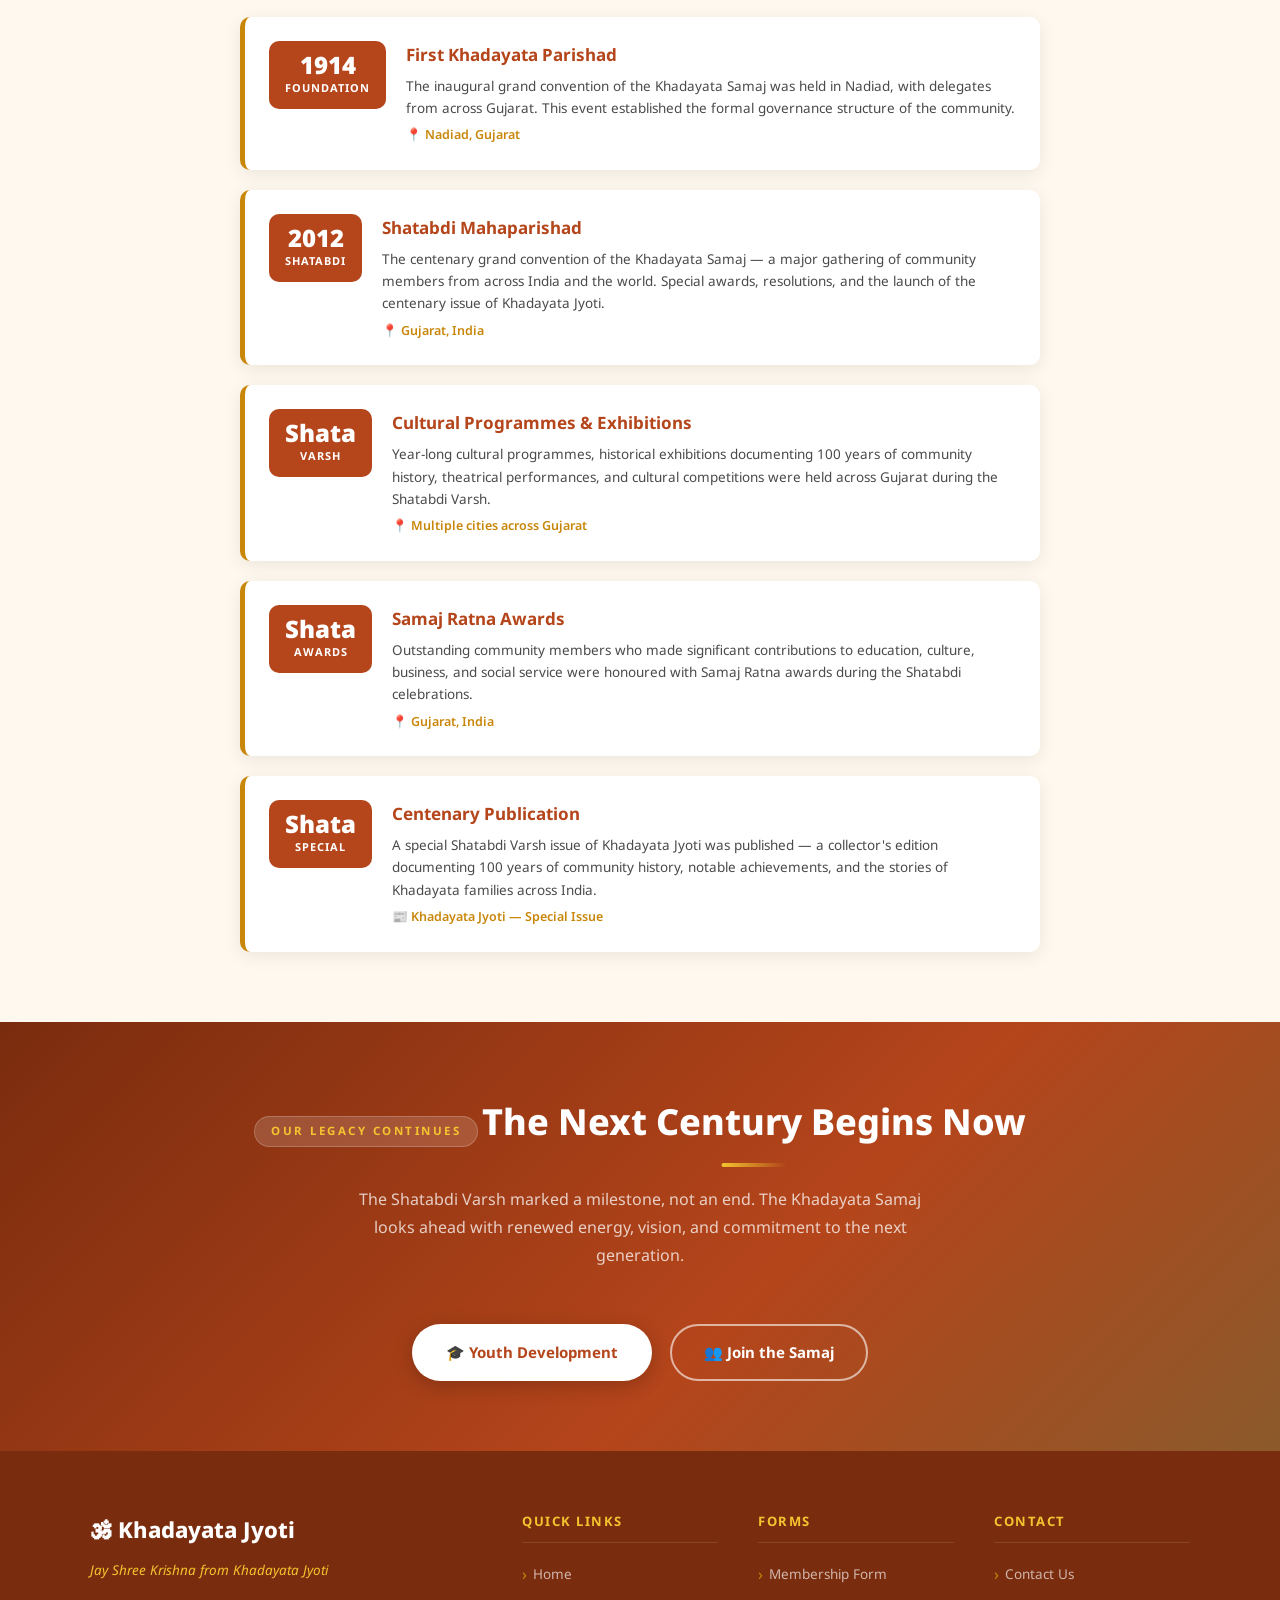
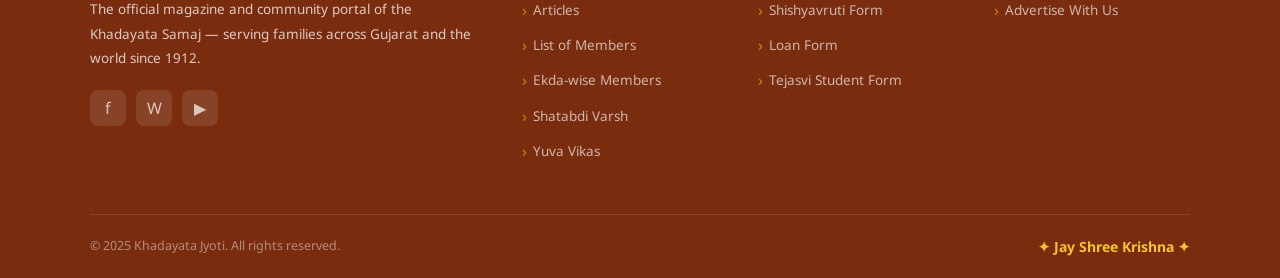
<file: shatabdi-varsh.html>
<!DOCTYPE html>
<html lang="en">
<head>
  <meta charset="UTF-8" />
  <meta name="viewport" content="width=device-width, initial-scale=1.0" />
  <meta name="description" content="Shatabdi Varsh — The Centenary Year of the Khadayata Samaj, celebrating 100 years of organised community life." />
  <title>Shatabdi Varsh | Khadayata Jyoti</title>
  <link rel="preconnect" href="https://fonts.googleapis.com" />
  <link rel="preconnect" href="https://fonts.gstatic.com" crossorigin />
  <link href="https://fonts.googleapis.com/css2?family=Noto+Sans:wght@400;600;700;800;900&display=swap" rel="stylesheet" />
  <link rel="stylesheet" href="css/style.css" />
  <style>
    .event-card {
      background: var(--white);
      border-radius: var(--radius);
      padding: 24px;
      box-shadow: 0 4px 18px var(--shadow-soft);
      border-left: 5px solid var(--gold);
      transition: all var(--transition);
      display: flex;
      gap: 20px;
      align-items: flex-start;
    }
    .event-card:hover { transform: translateX(6px); box-shadow: 0 8px 30px var(--shadow); }
    .event-date-box {
      background: var(--primary);
      color: var(--white);
      border-radius: 10px;
      padding: 12px 16px;
      text-align: center;
      min-width: 70px;
      flex-shrink: 0;
    }
    .event-date-box .day { font-size: 24px; font-weight: 900; line-height: 1; }
    .event-date-box .month { font-size: 11px; font-weight: 700; letter-spacing: 1px; text-transform: uppercase; margin-top: 2px; }
    .event-info h4 { font-size: 17px; font-weight: 700; color: var(--primary); margin-bottom: 6px; }
    .event-info p { font-size: 13.5px; color: var(--text-mid); line-height: 1.65; }
    .event-info .location { font-size: 12.5px; color: var(--gold); font-weight: 600; margin-top: 6px; display: flex; align-items: center; gap: 5px; }

    .achievement-grid {
      display: grid;
      grid-template-columns: repeat(auto-fit, minmax(240px, 1fr));
      gap: 24px;
      max-width: 1000px;
      margin: 0 auto;
    }
    .achievement-card {
      background: var(--white);
      border-radius: var(--radius);
      padding: 28px;
      text-align: center;
      box-shadow: 0 3px 15px var(--shadow-soft);
      border-top: 4px solid var(--primary);
      transition: all var(--transition);
    }
    .achievement-card:hover { transform: translateY(-6px); box-shadow: 0 12px 35px var(--shadow); }
    .achievement-card .icon { font-size: 44px; margin-bottom: 14px; }
    .achievement-card h4 { font-size: 17px; color: var(--primary); font-weight: 700; margin-bottom: 8px; }
    .achievement-card p { font-size: 13.5px; color: var(--text-mid); line-height: 1.7; }
  </style>
</head>
<body>

  <div class="topbar">
    <div class="topbar-left">
      <span>📅 Khadayata Jyoti Magazine</span>
      <span>🕉 Jay Shree Krishna</span>
    </div>
    <div class="topbar-right">
      <a href="#" class="social-link">f</a>
      <a href="#" class="social-link">W</a>
    </div>
  </div>

  <header class="site-header">
    <div class="header-logo">🕉</div>
    <div class="header-text">
      <h1>Khadayata Jyoti</h1>
      <p class="tagline">✦ Jay Shree Krishna ✦</p>
      <p class="sub-tagline">Official Magazine of the Khadayata Community since 1912</p>
    </div>
  </header>

  <nav class="main-nav">
    <div class="nav-inner">
      <button class="nav-toggle" aria-label="Toggle navigation">☰</button>
      <ul class="nav-menu">
        <li><a href="index.html">Home</a></li>
        <li><a href="articles.html">Articles</a></li>
        <li>
          <a href="members.html">Members <span class="arrow">▾</span></a>
          <ul class="dropdown">
            <li><a href="members.html">List of Members</a></li>
            <li><a href="ekda-members.html">Ekda-wise Members</a></li>
            <li><a href="forms.html#membership-form">Membership Form</a></li>
            <li><a href="forms.html#membership-fees">Membership Fees</a></li>
            <li><a href="forms.html#bank-details">Bank Details</a></li>
          </ul>
        </li>
        <li class="active"><a href="shatabdi-varsh.html">Shatabdi Varsh</a></li>
        <li><a href="yuva-vikas.html">Yuva Vikas Margdarshan</a></li>
        <li><a href="contact.html">Contact</a></li>
        <li>
          <a href="forms.html">Forms <span class="arrow">▾</span></a>
          <ul class="dropdown">
            <li><a href="forms.html#shishyavruti">Shishyavruti Form</a></li>
            <li><a href="forms.html#loan-form">Loan Form</a></li>
            <li><a href="forms.html#tejasvi">Tejasvi Student Form</a></li>
            <li><a href="forms.html#membership-form">Membership Form</a></li>
          </ul>
        </li>
      </ul>
    </div>
  </nav>

  <div class="page-hero">
    <div class="page-hero-inner">
      <div class="breadcrumb"><a href="index.html">Home</a> <span>›</span> Shatabdi Varsh</div>
      <h2>Shatabdi Varsh</h2>
      <p>Celebrating 100 years of organised Khadayata community life — 1912 to 2012 and beyond</p>
    </div>
  </div>

  <!-- SHATABDI HERO BANNER -->
  <section class="section section-alt">
    <div class="container">
      <div class="shatabdi-banner fade-in">
        <div class="year">100</div>
        <h3>Shatabdi Varsh — 1912 to 2012</h3>
        <p>A century of unity, education, culture, and community service. The Khadayata Samaj marked its centenary with year-long celebrations, commemorations, and a renewed commitment to the values that have guided us for a hundred years.</p>
      </div>
    </div>
  </section>

  <!-- ABOUT SHATABDI VARSH -->
  <section class="section section-cream">
    <div class="section-header fade-in">
      <span class="eyebrow">The Centenary</span>
      <h2>What is Shatabdi Varsh?</h2>
      <p>The landmark 100th anniversary of the Khadayata Samaj organisation</p>
    </div>
    <div class="about-grid">
      <div class="about-text fade-in">
        <h3>A Century of Service to the Community</h3>
        <p>In 1912, a small group of visionary Khadayata community members in Bombay came together to establish the first formal Khadayata Samaj organisation. A century later, in 2012, the community celebrated this extraordinary milestone — the <strong>Shatabdi Varsh</strong>.</p>
        <p>The Shatabdi Varsh was not merely a celebration of the past; it was a reaffirmation of the community's commitment to education, cultural preservation, welfare, and the spiritual values that have defined the Khadayata identity for over 700 years.</p>
        <p>Events were held across Gujarat and beyond, bringing together thousands of Khadayata families to commemorate a century of organised community life, honour community leaders, and chart the vision for the next hundred years.</p>
        <div class="about-highlights">
          <div class="highlight-item">
            <div class="highlight-icon">🏅</div>
            <div class="highlight-text"><strong>Community Awards</strong><span>Honouring outstanding members</span></div>
          </div>
          <div class="highlight-item">
            <div class="highlight-icon">📖</div>
            <div class="highlight-text"><strong>Special Publication</strong><span>Centenary issue of Khadayata Jyoti</span></div>
          </div>
          <div class="highlight-item">
            <div class="highlight-icon">🎭</div>
            <div class="highlight-text"><strong>Cultural Events</strong><span>Programmes across Gujarat</span></div>
          </div>
          <div class="highlight-item">
            <div class="highlight-icon">🤝</div>
            <div class="highlight-text"><strong>Community Pledges</strong><span>Renewed commitment to samaj</span></div>
          </div>
        </div>
      </div>
      <div class="about-visual fade-in">
        <div class="about-card-main" style="background: linear-gradient(145deg, var(--primary-dark), #8B5A2B);">
          <span class="card-tag">Shatabdi 2012</span>
          <h4>First Khadayata Parishad — Nadiad, 1914</h4>
          <p>The roots of the Shatabdi Varsh lie in the very first Khadayata Parishad, convened in Nadiad in 1914. Delegates from across Gujarat gathered to shape the future of the community — a tradition that continues to this day.</p>
          <p style="margin-top:12px;">The Shatabdi Varsh Parishad of 2012 echoed that founding spirit, drawing delegates and community members from India and across the world.</p>
          <div class="founded" style="margin-top:16px;">🏛 1912 → 2012 → 2112 onward</div>
        </div>
      </div>
    </div>
  </section>

  <!-- KEY ACHIEVEMENTS -->
  <section class="section section-alt">
    <div class="section-header fade-in">
      <span class="eyebrow">100 Years of Progress</span>
      <h2>Centenary Achievements</h2>
      <p>What the Khadayata Samaj accomplished in its first century</p>
    </div>
    <div class="achievement-grid">
      <div class="achievement-card fade-in">
        <div class="icon">🎓</div>
        <h4>Kelavani Mandal</h4>
        <p>The Khadayata Education Society (est. 1916) has disbursed crores of rupees in scholarships and interest-free educational loans over 100 years, enabling thousands of students to achieve higher education.</p>
      </div>
      <div class="achievement-card fade-in">
        <div class="icon">🏠</div>
        <h4>Khadayata Bhavans</h4>
        <p>Community centres established in Bombay, Ahmedabad, Baroda, and other major cities provided housing and support for Khadayata members migrating to urban areas for education and work.</p>
      </div>
      <div class="achievement-card fade-in">
        <div class="icon">🛕</div>
        <h4>Religious Facilities</h4>
        <p>The Samaj supported the establishment and maintenance of religious facilities and temples at Mahudi, Gokul, and Nathdwara — important pilgrimage sites for the Khadayata community.</p>
      </div>
      <div class="achievement-card fade-in">
        <div class="icon">👩</div>
        <h4>Women's Empowerment</h4>
        <p>The Mahila Mandal has run programmes for women's advancement, skill training, and social participation — ensuring women are integral to the community's progress.</p>
      </div>
      <div class="achievement-card fade-in">
        <div class="icon">📰</div>
        <h4>Khadayata Jyoti Magazine</h4>
        <p>The magazine has served as the community's voice for decades — publishing news, articles, member directories, and keeping the Khadayata family connected across India and the world.</p>
      </div>
      <div class="achievement-card fade-in">
        <div class="icon">🤝</div>
        <h4>Charitable Trust</h4>
        <p>The Janata Charitable Trust has provided welfare support to community members in need — financial assistance, medical support, and disaster relief over the decades.</p>
      </div>
    </div>
  </section>

  <!-- SHATABDI EVENTS -->
  <section class="section section-cream">
    <div class="section-header fade-in">
      <span class="eyebrow">Shatabdi Programme</span>
      <h2>Key Shatabdi Events</h2>
      <p>Major events held during the Khadayata Samaj Shatabdi Varsh celebrations</p>
    </div>
    <div class="container" style="max-width:800px;">
      <div style="display:flex; flex-direction:column; gap:20px;">
        <div class="event-card fade-in">
          <div class="event-date-box"><div class="day">1914</div><div class="month">Foundation</div></div>
          <div class="event-info">
            <h4>First Khadayata Parishad</h4>
            <p>The inaugural grand convention of the Khadayata Samaj was held in Nadiad, with delegates from across Gujarat. This event established the formal governance structure of the community.</p>
            <div class="location">📍 Nadiad, Gujarat</div>
          </div>
        </div>
        <div class="event-card fade-in">
          <div class="event-date-box"><div class="day">2012</div><div class="month">Shatabdi</div></div>
          <div class="event-info">
            <h4>Shatabdi Mahaparishad</h4>
            <p>The centenary grand convention of the Khadayata Samaj — a major gathering of community members from across India and the world. Special awards, resolutions, and the launch of the centenary issue of Khadayata Jyoti.</p>
            <div class="location">📍 Gujarat, India</div>
          </div>
        </div>
        <div class="event-card fade-in">
          <div class="event-date-box"><div class="day">Shata</div><div class="month">Varsh</div></div>
          <div class="event-info">
            <h4>Cultural Programmes &amp; Exhibitions</h4>
            <p>Year-long cultural programmes, historical exhibitions documenting 100 years of community history, theatrical performances, and cultural competitions were held across Gujarat during the Shatabdi Varsh.</p>
            <div class="location">📍 Multiple cities across Gujarat</div>
          </div>
        </div>
        <div class="event-card fade-in">
          <div class="event-date-box"><div class="day">Shata</div><div class="month">Awards</div></div>
          <div class="event-info">
            <h4>Samaj Ratna Awards</h4>
            <p>Outstanding community members who made significant contributions to education, culture, business, and social service were honoured with Samaj Ratna awards during the Shatabdi celebrations.</p>
            <div class="location">📍 Gujarat, India</div>
          </div>
        </div>
        <div class="event-card fade-in">
          <div class="event-date-box"><div class="day">Shata</div><div class="month">Special</div></div>
          <div class="event-info">
            <h4>Centenary Publication</h4>
            <p>A special Shatabdi Varsh issue of Khadayata Jyoti was published — a collector's edition documenting 100 years of community history, notable achievements, and the stories of Khadayata families across India.</p>
            <div class="location">📰 Khadayata Jyoti — Special Issue</div>
          </div>
        </div>
      </div>
    </div>
  </section>

  <!-- CTA -->
  <section class="section membership-section">
    <div class="section-header fade-in">
      <span class="eyebrow">Our Legacy Continues</span>
      <h2>The Next Century Begins Now</h2>
      <p>The Shatabdi Varsh marked a milestone, not an end. The Khadayata Samaj looks ahead with renewed energy, vision, and commitment to the next generation.</p>
    </div>
    <div class="text-center fade-in">
      <a href="yuva-vikas.html" class="btn btn-white" style="margin-right:14px;">🎓 Youth Development</a>
      <a href="members.html" class="btn btn-outline-white">👥 Join the Samaj</a>
    </div>
  </section>

  <footer class="site-footer">
    <div class="footer-grid">
      <div class="footer-brand">
        <h3>🕉 Khadayata Jyoti</h3>
        <span class="brand-tag">Jay Shree Krishna from Khadayata Jyoti</span>
        <p>The official magazine and community portal of the Khadayata Samaj — serving families across Gujarat and the world since 1912.</p>
        <div class="footer-social">
          <a href="#" class="fsocial">f</a>
          <a href="#" class="fsocial">W</a>
          <a href="#" class="fsocial">▶</a>
        </div>
      </div>
      <div class="footer-col">
        <h4>Quick Links</h4>
        <ul>
          <li><a href="index.html">Home</a></li>
          <li><a href="articles.html">Articles</a></li>
          <li><a href="members.html">List of Members</a></li>
          <li><a href="ekda-members.html">Ekda-wise Members</a></li>
          <li><a href="shatabdi-varsh.html">Shatabdi Varsh</a></li>
          <li><a href="yuva-vikas.html">Yuva Vikas</a></li>
        </ul>
      </div>
      <div class="footer-col">
        <h4>Forms</h4>
        <ul>
          <li><a href="forms.html#membership-form">Membership Form</a></li>
          <li><a href="forms.html#shishyavruti">Shishyavruti Form</a></li>
          <li><a href="forms.html#loan-form">Loan Form</a></li>
          <li><a href="forms.html#tejasvi">Tejasvi Student Form</a></li>
        </ul>
      </div>
      <div class="footer-col">
        <h4>Contact</h4>
        <ul>
          <li><a href="contact.html">Contact Us</a></li>
          <li><a href="contact.html">Advertise With Us</a></li>
        </ul>
      </div>
    </div>
    <div class="footer-bottom">
      <p>&copy; 2025 Khadayata Jyoti. All rights reserved.</p>
      <span class="footer-jay">✦ Jay Shree Krishna ✦</span>
    </div>
  </footer>

  <script src="js/main.js"></script>
</body>
</html>
</file>
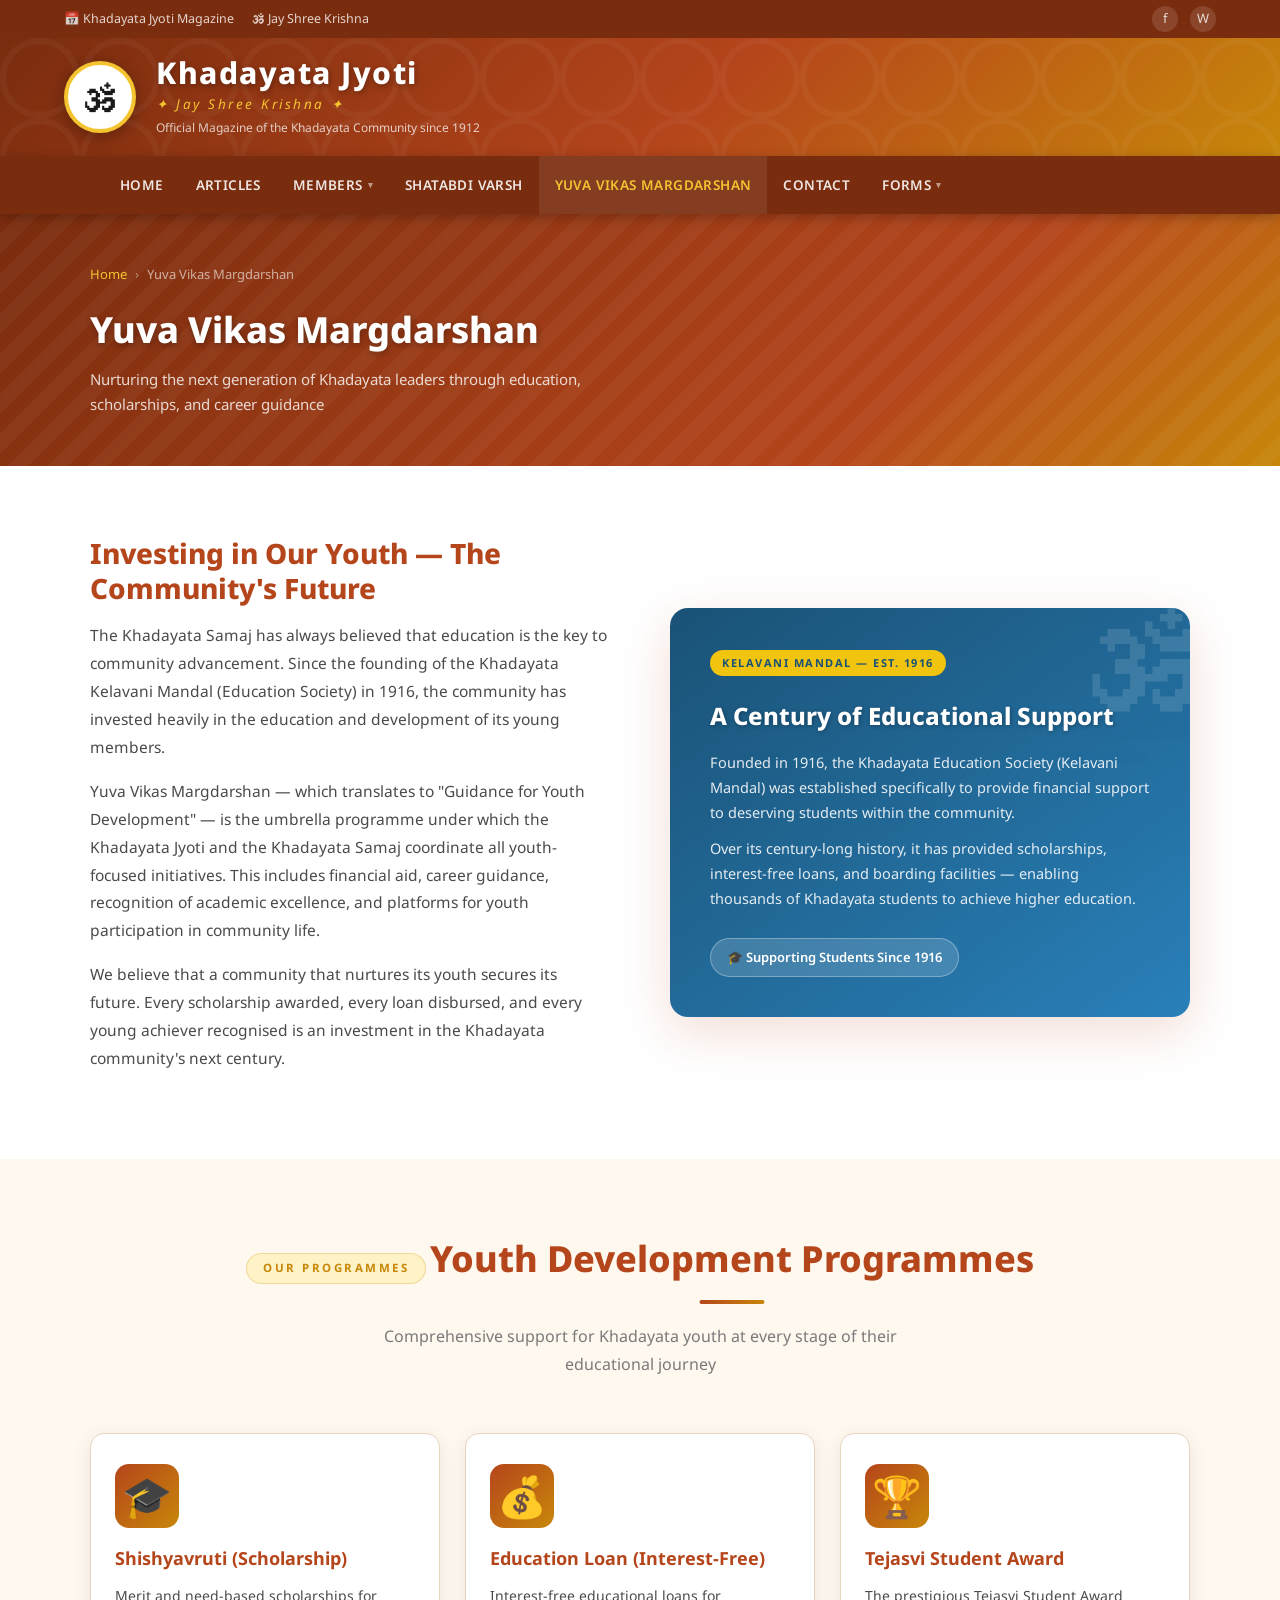
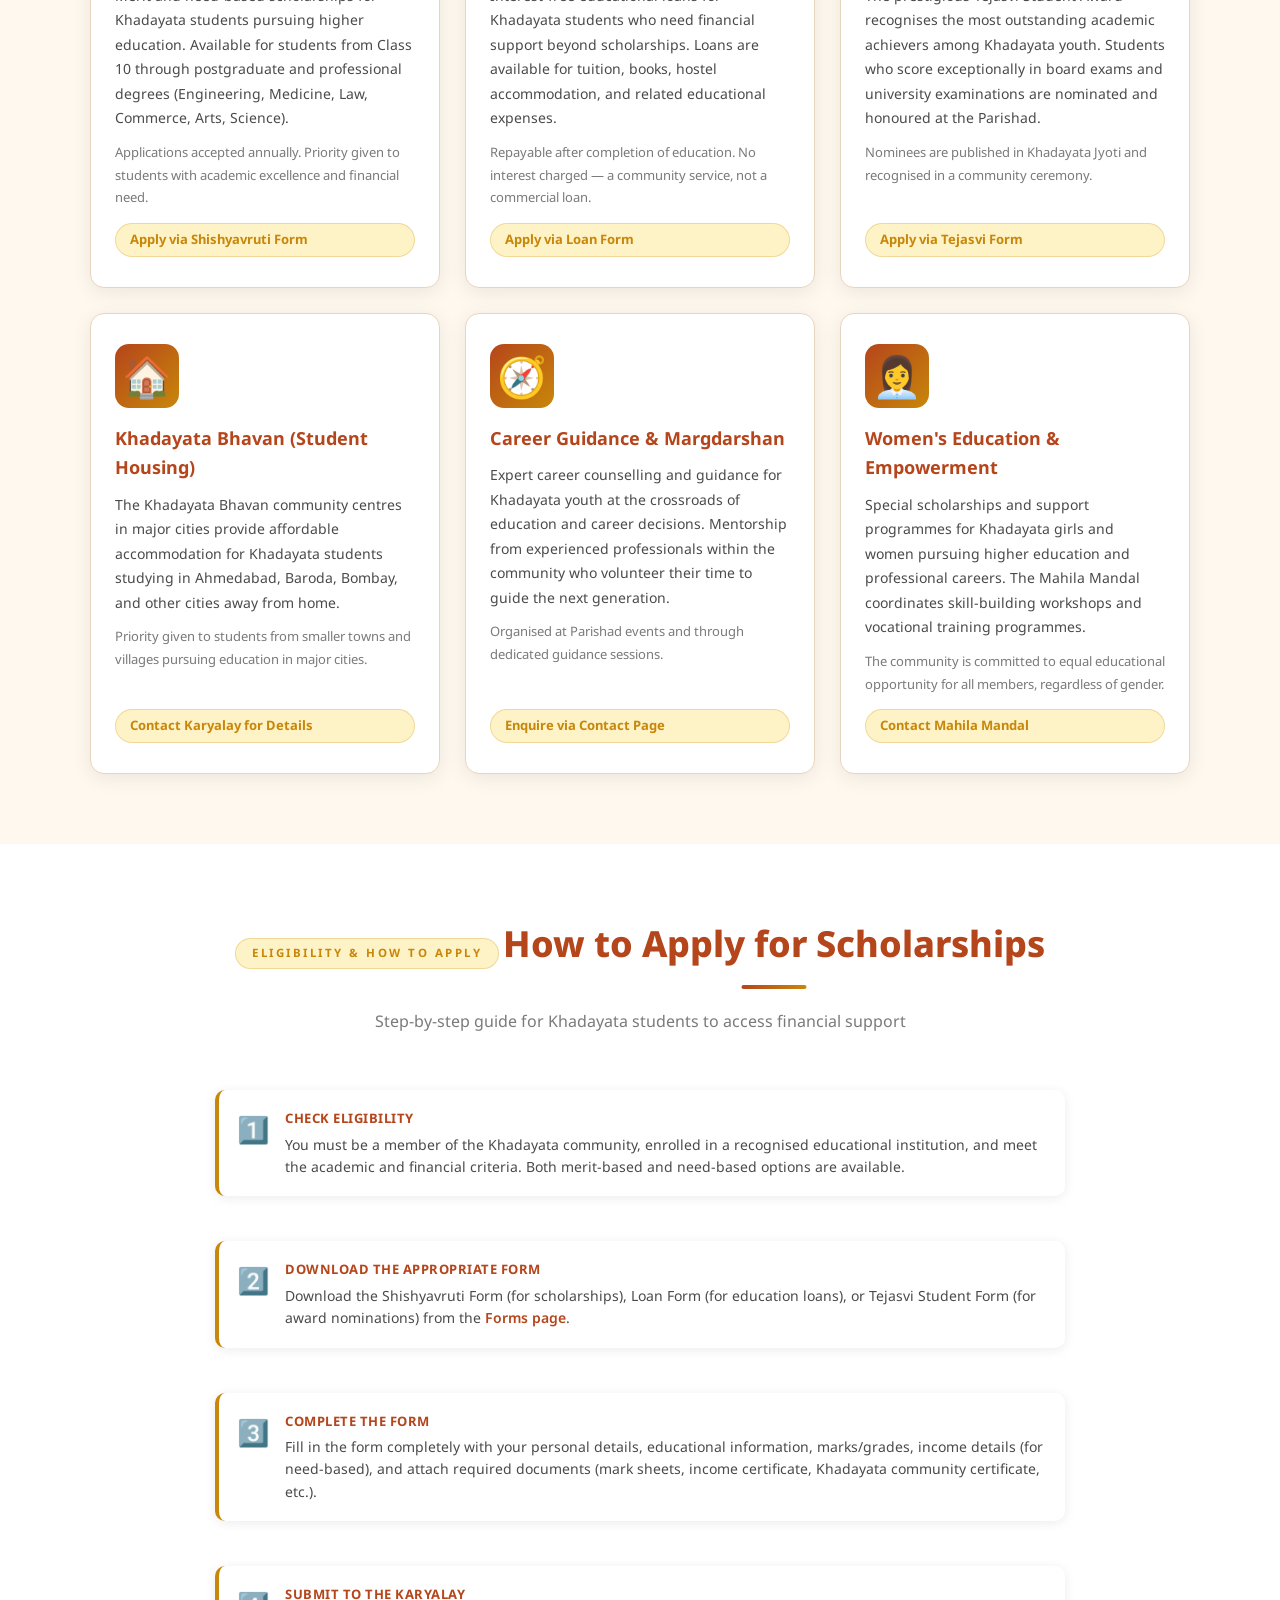
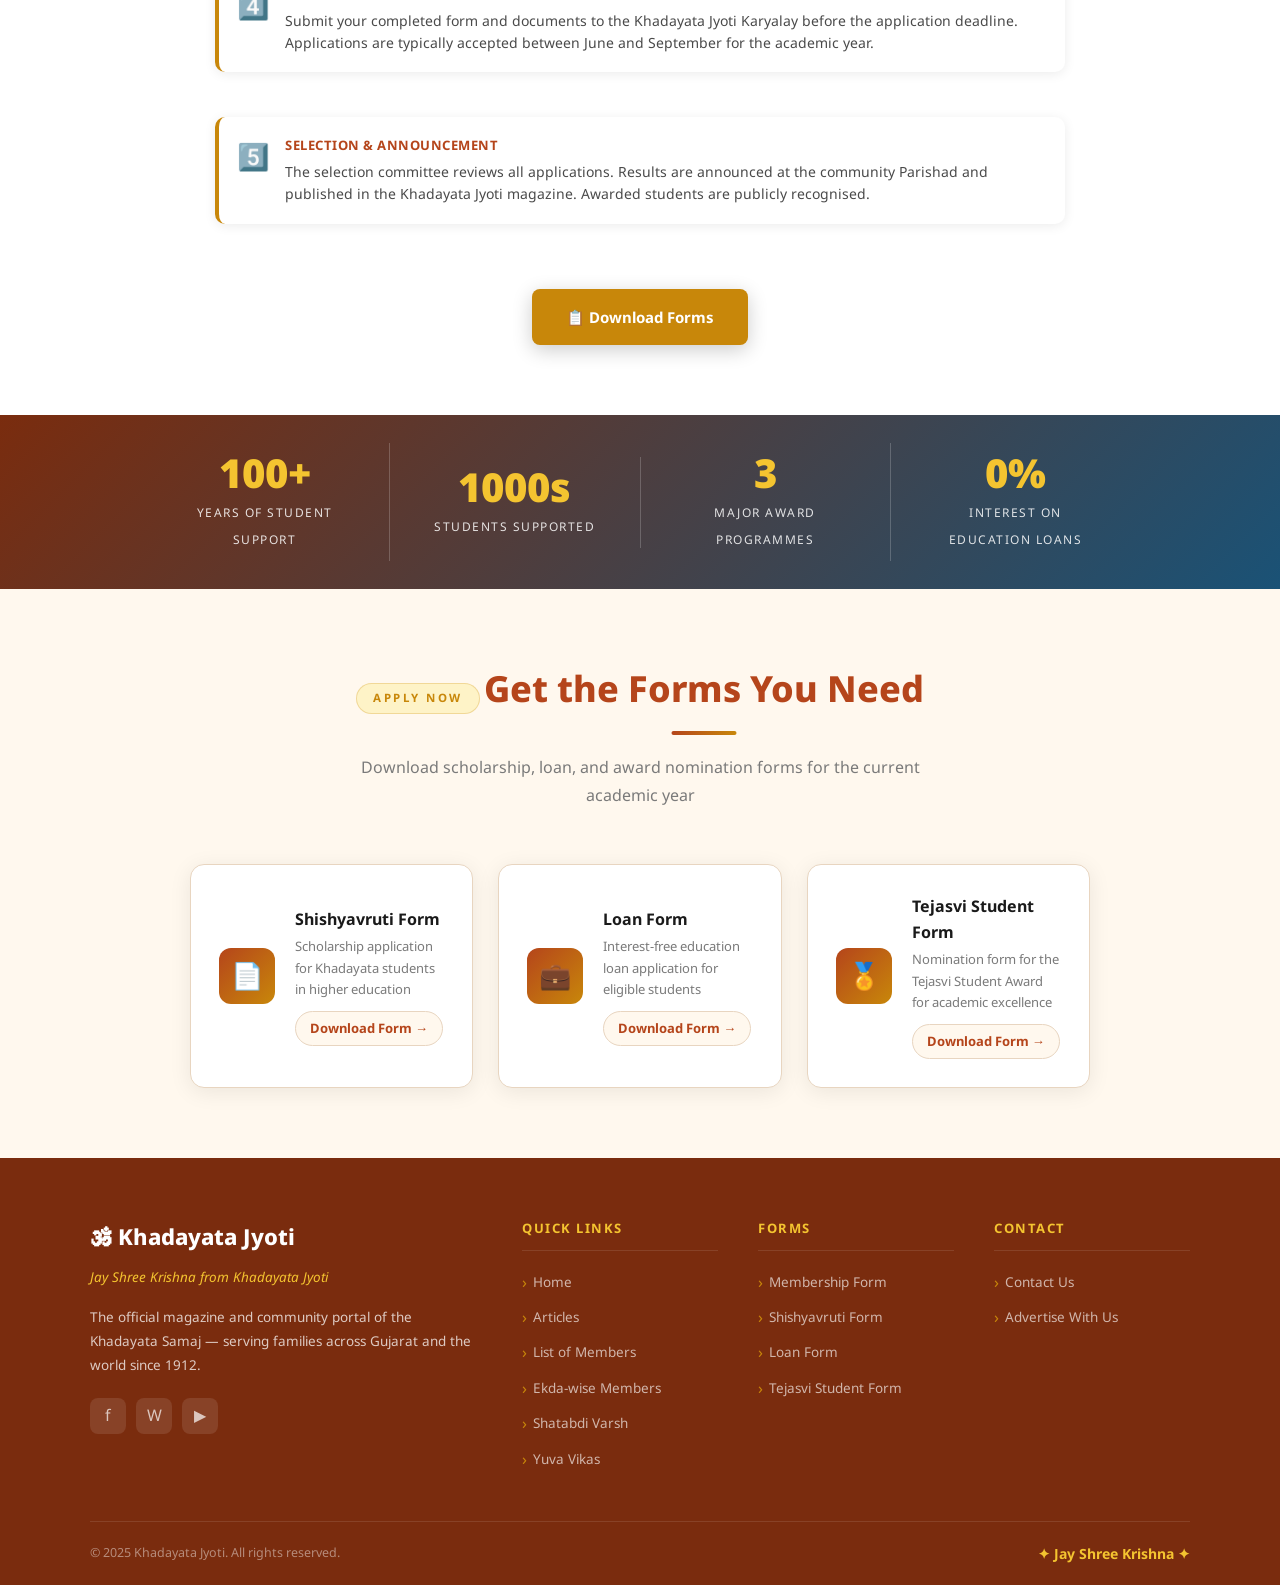
<file: yuva-vikas.html>
<!DOCTYPE html>
<html lang="en">
<head>
  <meta charset="UTF-8" />
  <meta name="viewport" content="width=device-width, initial-scale=1.0" />
  <meta name="description" content="Yuva Vikas Margdarshan — Youth development, scholarships, and career guidance for Khadayata Samaj youth." />
  <title>Yuva Vikas Margdarshan | Khadayata Jyoti</title>
  <link rel="preconnect" href="https://fonts.googleapis.com" />
  <link rel="preconnect" href="https://fonts.gstatic.com" crossorigin />
  <link href="https://fonts.googleapis.com/css2?family=Noto+Sans:wght@400;600;700;800&display=swap" rel="stylesheet" />
  <link rel="stylesheet" href="css/style.css" />
</head>
<body>

  <div class="topbar">
    <div class="topbar-left">
      <span>📅 Khadayata Jyoti Magazine</span>
      <span>🕉 Jay Shree Krishna</span>
    </div>
    <div class="topbar-right">
      <a href="#" class="social-link">f</a>
      <a href="#" class="social-link">W</a>
    </div>
  </div>

  <header class="site-header">
    <div class="header-logo">🕉</div>
    <div class="header-text">
      <h1>Khadayata Jyoti</h1>
      <p class="tagline">✦ Jay Shree Krishna ✦</p>
      <p class="sub-tagline">Official Magazine of the Khadayata Community since 1912</p>
    </div>
  </header>

  <nav class="main-nav">
    <div class="nav-inner">
      <button class="nav-toggle" aria-label="Toggle navigation">☰</button>
      <ul class="nav-menu">
        <li><a href="index.html">Home</a></li>
        <li><a href="articles.html">Articles</a></li>
        <li>
          <a href="members.html">Members <span class="arrow">▾</span></a>
          <ul class="dropdown">
            <li><a href="members.html">List of Members</a></li>
            <li><a href="ekda-members.html">Ekda-wise Members</a></li>
            <li><a href="forms.html#membership-form">Membership Form</a></li>
            <li><a href="forms.html#membership-fees">Membership Fees</a></li>
            <li><a href="forms.html#bank-details">Bank Details</a></li>
          </ul>
        </li>
        <li><a href="shatabdi-varsh.html">Shatabdi Varsh</a></li>
        <li class="active"><a href="yuva-vikas.html">Yuva Vikas Margdarshan</a></li>
        <li><a href="contact.html">Contact</a></li>
        <li>
          <a href="forms.html">Forms <span class="arrow">▾</span></a>
          <ul class="dropdown">
            <li><a href="forms.html#shishyavruti">Shishyavruti Form</a></li>
            <li><a href="forms.html#loan-form">Loan Form</a></li>
            <li><a href="forms.html#tejasvi">Tejasvi Student Form</a></li>
            <li><a href="forms.html#membership-form">Membership Form</a></li>
          </ul>
        </li>
      </ul>
    </div>
  </nav>

  <div class="page-hero">
    <div class="page-hero-inner">
      <div class="breadcrumb"><a href="index.html">Home</a> <span>›</span> Yuva Vikas Margdarshan</div>
      <h2>Yuva Vikas Margdarshan</h2>
      <p>Nurturing the next generation of Khadayata leaders through education, scholarships, and career guidance</p>
    </div>
  </div>

  <!-- INTRO -->
  <section class="section section-alt">
    <div class="about-grid" style="max-width:1100px; margin:0 auto;">
      <div class="about-text fade-in">
        <h3>Investing in Our Youth — The Community's Future</h3>
        <p>The Khadayata Samaj has always believed that education is the key to community advancement. Since the founding of the Khadayata Kelavani Mandal (Education Society) in 1916, the community has invested heavily in the education and development of its young members.</p>
        <p>Yuva Vikas Margdarshan — which translates to "Guidance for Youth Development" — is the umbrella programme under which the Khadayata Jyoti and the Khadayata Samaj coordinate all youth-focused initiatives. This includes financial aid, career guidance, recognition of academic excellence, and platforms for youth participation in community life.</p>
        <p>We believe that a community that nurtures its youth secures its future. Every scholarship awarded, every loan disbursed, and every young achiever recognised is an investment in the Khadayata community's next century.</p>
      </div>
      <div class="about-visual fade-in">
        <div class="about-card-main" style="background: linear-gradient(145deg, #1A5276, #2980B9);">
          <span class="card-tag" style="background:#F1C40F; color:#1A5276;">Kelavani Mandal — Est. 1916</span>
          <h4>A Century of Educational Support</h4>
          <p>Founded in 1916, the Khadayata Education Society (Kelavani Mandal) was established specifically to provide financial support to deserving students within the community.</p>
          <p style="margin-top:10px;">Over its century-long history, it has provided scholarships, interest-free loans, and boarding facilities — enabling thousands of Khadayata students to achieve higher education.</p>
          <div class="founded" style="background:rgba(255,255,255,0.15); border-color:rgba(255,255,255,0.3); margin-top:16px;">🎓 Supporting Students Since 1916</div>
        </div>
      </div>
    </div>
  </section>

  <!-- PROGRAMMES -->
  <section class="section section-cream">
    <div class="section-header fade-in">
      <span class="eyebrow">Our Programmes</span>
      <h2>Youth Development Programmes</h2>
      <p>Comprehensive support for Khadayata youth at every stage of their educational journey</p>
    </div>
    <div class="programs-grid">
      <div class="program-card fade-in" id="shishyavruti-prog">
        <div class="prog-icon">🎓</div>
        <h4>Shishyavruti (Scholarship)</h4>
        <p>Merit and need-based scholarships for Khadayata students pursuing higher education. Available for students from Class 10 through postgraduate and professional degrees (Engineering, Medicine, Law, Commerce, Arts, Science).</p>
        <p style="margin-top:10px; font-size:13px; color:var(--text-light);">Applications accepted annually. Priority given to students with academic excellence and financial need.</p>
        <span class="prog-amount">Apply via Shishyavruti Form</span>
      </div>

      <div class="program-card fade-in" id="loan-prog">
        <div class="prog-icon">💰</div>
        <h4>Education Loan (Interest-Free)</h4>
        <p>Interest-free educational loans for Khadayata students who need financial support beyond scholarships. Loans are available for tuition, books, hostel accommodation, and related educational expenses.</p>
        <p style="margin-top:10px; font-size:13px; color:var(--text-light);">Repayable after completion of education. No interest charged — a community service, not a commercial loan.</p>
        <span class="prog-amount">Apply via Loan Form</span>
      </div>

      <div class="program-card fade-in" id="tejasvi-prog">
        <div class="prog-icon">🏆</div>
        <h4>Tejasvi Student Award</h4>
        <p>The prestigious Tejasvi Student Award recognises the most outstanding academic achievers among Khadayata youth. Students who score exceptionally in board exams and university examinations are nominated and honoured at the Parishad.</p>
        <p style="margin-top:10px; font-size:13px; color:var(--text-light);">Nominees are published in Khadayata Jyoti and recognised in a community ceremony.</p>
        <span class="prog-amount">Apply via Tejasvi Form</span>
      </div>

      <div class="program-card fade-in">
        <div class="prog-icon">🏠</div>
        <h4>Khadayata Bhavan (Student Housing)</h4>
        <p>The Khadayata Bhavan community centres in major cities provide affordable accommodation for Khadayata students studying in Ahmedabad, Baroda, Bombay, and other cities away from home.</p>
        <p style="margin-top:10px; font-size:13px; color:var(--text-light);">Priority given to students from smaller towns and villages pursuing education in major cities.</p>
        <span class="prog-amount">Contact Karyalay for Details</span>
      </div>

      <div class="program-card fade-in">
        <div class="prog-icon">🧭</div>
        <h4>Career Guidance &amp; Margdarshan</h4>
        <p>Expert career counselling and guidance for Khadayata youth at the crossroads of education and career decisions. Mentorship from experienced professionals within the community who volunteer their time to guide the next generation.</p>
        <p style="margin-top:10px; font-size:13px; color:var(--text-light);">Organised at Parishad events and through dedicated guidance sessions.</p>
        <span class="prog-amount">Enquire via Contact Page</span>
      </div>

      <div class="program-card fade-in">
        <div class="prog-icon">👩‍💼</div>
        <h4>Women's Education &amp; Empowerment</h4>
        <p>Special scholarships and support programmes for Khadayata girls and women pursuing higher education and professional careers. The Mahila Mandal coordinates skill-building workshops and vocational training programmes.</p>
        <p style="margin-top:10px; font-size:13px; color:var(--text-light);">The community is committed to equal educational opportunity for all members, regardless of gender.</p>
        <span class="prog-amount">Contact Mahila Mandal</span>
      </div>
    </div>
  </section>

  <!-- ELIGIBILITY -->
  <section class="section section-alt">
    <div class="section-header fade-in">
      <span class="eyebrow">Eligibility &amp; How to Apply</span>
      <h2>How to Apply for Scholarships</h2>
      <p>Step-by-step guide for Khadayata students to access financial support</p>
    </div>
    <div class="container" style="max-width:850px;">
      <div style="display:flex; flex-direction:column; gap:20px;">
        <div class="contact-item fade-in" style="background:var(--white);">
          <div class="ci-icon">1️⃣</div>
          <div class="ci-text">
            <strong>Check Eligibility</strong>
            <p>You must be a member of the Khadayata community, enrolled in a recognised educational institution, and meet the academic and financial criteria. Both merit-based and need-based options are available.</p>
          </div>
        </div>
        <div class="contact-item fade-in" style="background:var(--white);">
          <div class="ci-icon">2️⃣</div>
          <div class="ci-text">
            <strong>Download the Appropriate Form</strong>
            <p>Download the Shishyavruti Form (for scholarships), Loan Form (for education loans), or Tejasvi Student Form (for award nominations) from the <a href="forms.html" style="color:var(--primary); font-weight:600;">Forms page</a>.</p>
          </div>
        </div>
        <div class="contact-item fade-in" style="background:var(--white);">
          <div class="ci-icon">3️⃣</div>
          <div class="ci-text">
            <strong>Complete the Form</strong>
            <p>Fill in the form completely with your personal details, educational information, marks/grades, income details (for need-based), and attach required documents (mark sheets, income certificate, Khadayata community certificate, etc.).</p>
          </div>
        </div>
        <div class="contact-item fade-in" style="background:var(--white);">
          <div class="ci-icon">4️⃣</div>
          <div class="ci-text">
            <strong>Submit to the Karyalay</strong>
            <p>Submit your completed form and documents to the Khadayata Jyoti Karyalay before the application deadline. Applications are typically accepted between June and September for the academic year.</p>
          </div>
        </div>
        <div class="contact-item fade-in" style="background:var(--white);">
          <div class="ci-icon">5️⃣</div>
          <div class="ci-text">
            <strong>Selection &amp; Announcement</strong>
            <p>The selection committee reviews all applications. Results are announced at the community Parishad and published in the Khadayata Jyoti magazine. Awarded students are publicly recognised.</p>
          </div>
        </div>
      </div>
      <div class="text-center mt-4 fade-in">
        <a href="forms.html" class="btn btn-gold" style="border-radius:8px; padding:14px 32px; font-size:15px; display:inline-flex;">📋 Download Forms</a>
      </div>
    </div>
  </section>

  <!-- STATS / IMPACT -->
  <div class="stats-bar fade-in" style="background: linear-gradient(135deg, var(--primary-dark), #1A5276);">
    <div class="stats-row">
      <div class="stat-item">
        <span class="stat-number">100+</span>
        <span class="stat-label">Years of Student Support</span>
      </div>
      <div class="stat-item">
        <span class="stat-number">1000s</span>
        <span class="stat-label">Students Supported</span>
      </div>
      <div class="stat-item">
        <span class="stat-number">3</span>
        <span class="stat-label">Major Award Programmes</span>
      </div>
      <div class="stat-item">
        <span class="stat-number">0%</span>
        <span class="stat-label">Interest on Education Loans</span>
      </div>
    </div>
  </div>

  <!-- CTA FORMS -->
  <section class="section section-cream">
    <div class="section-header fade-in">
      <span class="eyebrow">Apply Now</span>
      <h2>Get the Forms You Need</h2>
      <p>Download scholarship, loan, and award nomination forms for the current academic year</p>
    </div>
    <div class="forms-grid" style="max-width:900px; margin:0 auto;">
      <div class="form-dl-card fade-in">
        <div class="form-dl-icon">📄</div>
        <div class="form-dl-info">
          <h4>Shishyavruti Form</h4>
          <p>Scholarship application for Khadayata students in higher education</p>
          <a href="forms.html#shishyavruti">Download Form →</a>
        </div>
      </div>
      <div class="form-dl-card fade-in">
        <div class="form-dl-icon">💼</div>
        <div class="form-dl-info">
          <h4>Loan Form</h4>
          <p>Interest-free education loan application for eligible students</p>
          <a href="forms.html#loan-form">Download Form →</a>
        </div>
      </div>
      <div class="form-dl-card fade-in">
        <div class="form-dl-icon">🏅</div>
        <div class="form-dl-info">
          <h4>Tejasvi Student Form</h4>
          <p>Nomination form for the Tejasvi Student Award for academic excellence</p>
          <a href="forms.html#tejasvi">Download Form →</a>
        </div>
      </div>
    </div>
  </section>

  <footer class="site-footer">
    <div class="footer-grid">
      <div class="footer-brand">
        <h3>🕉 Khadayata Jyoti</h3>
        <span class="brand-tag">Jay Shree Krishna from Khadayata Jyoti</span>
        <p>The official magazine and community portal of the Khadayata Samaj — serving families across Gujarat and the world since 1912.</p>
        <div class="footer-social">
          <a href="#" class="fsocial">f</a>
          <a href="#" class="fsocial">W</a>
          <a href="#" class="fsocial">▶</a>
        </div>
      </div>
      <div class="footer-col">
        <h4>Quick Links</h4>
        <ul>
          <li><a href="index.html">Home</a></li>
          <li><a href="articles.html">Articles</a></li>
          <li><a href="members.html">List of Members</a></li>
          <li><a href="ekda-members.html">Ekda-wise Members</a></li>
          <li><a href="shatabdi-varsh.html">Shatabdi Varsh</a></li>
          <li><a href="yuva-vikas.html">Yuva Vikas</a></li>
        </ul>
      </div>
      <div class="footer-col">
        <h4>Forms</h4>
        <ul>
          <li><a href="forms.html#membership-form">Membership Form</a></li>
          <li><a href="forms.html#shishyavruti">Shishyavruti Form</a></li>
          <li><a href="forms.html#loan-form">Loan Form</a></li>
          <li><a href="forms.html#tejasvi">Tejasvi Student Form</a></li>
        </ul>
      </div>
      <div class="footer-col">
        <h4>Contact</h4>
        <ul>
          <li><a href="contact.html">Contact Us</a></li>
          <li><a href="contact.html">Advertise With Us</a></li>
        </ul>
      </div>
    </div>
    <div class="footer-bottom">
      <p>&copy; 2025 Khadayata Jyoti. All rights reserved.</p>
      <span class="footer-jay">✦ Jay Shree Krishna ✦</span>
    </div>
  </footer>

  <script src="js/main.js"></script>
</body>
</html>
</file>
<file: css/style.css>
/* ============================================================
   KHADAYATA JYOTI - Main Stylesheet
   Jay Shree Krishna
   ============================================================ */

:root {
  --primary:        #B5451B;
  --primary-dark:   #7A2C0E;
  --primary-light:  #D4652B;
  --gold:           #C8870A;
  --gold-light:     #F4C430;
  --gold-pale:      #FEF3C7;
  --cream:          #FFF8EE;
  --cream-dark:     #F5E9D6;
  --white:          #FFFFFF;
  --text-dark:      #1A1A1A;
  --text-mid:       #4A4A4A;
  --text-light:     #7A7A7A;
  --border:         #E8D5C0;
  --shadow:         rgba(181, 69, 27, 0.18);
  --shadow-soft:    rgba(0, 0, 0, 0.08);
  --nav-h:          58px;
  --radius:         10px;
  --transition:     0.3s ease;
}

*, *::before, *::after { box-sizing: border-box; margin: 0; padding: 0; }
html { scroll-behavior: smooth; font-size: 16px; }
body {
  font-family: 'Noto Sans', 'Segoe UI', Arial, sans-serif;
  background: var(--cream);
  color: var(--text-dark);
  line-height: 1.65;
}
a { text-decoration: none; color: inherit; }
img { max-width: 100%; display: block; }
ul { list-style: none; }

/* ============================================================
   TOPBAR
   ============================================================ */
.topbar {
  background: var(--primary-dark);
  color: rgba(255,255,255,0.8);
  font-size: 12.5px;
  padding: 6px 5%;
  display: flex;
  justify-content: space-between;
  align-items: center;
  gap: 15px;
  flex-wrap: wrap;
}
.topbar-left { display: flex; align-items: center; gap: 18px; }
.topbar-left span { display: flex; align-items: center; gap: 5px; }
.topbar-right { display: flex; align-items: center; gap: 12px; }
.social-link {
  display: inline-flex;
  align-items: center;
  justify-content: center;
  width: 26px; height: 26px;
  background: rgba(255,255,255,0.12);
  border-radius: 50%;
  font-size: 13px;
  transition: background var(--transition);
}
.social-link:hover { background: var(--gold); color: var(--primary-dark); }

/* ============================================================
   HEADER / BRAND
   ============================================================ */
.site-header {
  background: linear-gradient(135deg, var(--primary-dark) 0%, var(--primary) 55%, var(--gold) 100%);
  padding: 18px 5%;
  display: flex;
  align-items: center;
  gap: 20px;
  position: relative;
  overflow: hidden;
}
.site-header::after {
  content: '';
  position: absolute;
  inset: 0;
  background: url("data:image/svg+xml,%3Csvg width='80' height='80' viewBox='0 0 80 80' xmlns='http://www.w3.org/2000/svg'%3E%3Cg fill='%23ffffff' fill-opacity='0.04'%3E%3Cpath d='M40 0C17.9 0 0 17.9 0 40s17.9 40 40 40 40-17.9 40-40S62.1 0 40 0zm0 74C21.2 74 6 58.8 6 40S21.2 6 40 6s34 15.2 34 34-15.2 34-34 34z'/%3E%3C/g%3E%3C/svg%3E");
  pointer-events: none;
}
.header-logo {
  width: 72px; height: 72px;
  background: var(--white);
  border-radius: 50%;
  display: flex; align-items: center; justify-content: center;
  font-size: 34px;
  border: 4px solid var(--gold-light);
  box-shadow: 0 4px 18px rgba(0,0,0,0.3);
  flex-shrink: 0;
  position: relative;
  z-index: 1;
}
.header-text { position: relative; z-index: 1; }
.header-text h1 {
  color: var(--white);
  font-size: 30px;
  font-weight: 800;
  letter-spacing: 1.5px;
  text-shadow: 1px 2px 6px rgba(0,0,0,0.35);
  line-height: 1.1;
}
.header-text .tagline {
  color: var(--gold-light);
  font-size: 13.5px;
  letter-spacing: 2.5px;
  font-style: italic;
  margin-top: 4px;
}
.header-text .sub-tagline {
  color: rgba(255,255,255,0.75);
  font-size: 12px;
  margin-top: 3px;
}

/* ============================================================
   NAVIGATION
   ============================================================ */
nav.main-nav {
  background: var(--primary-dark);
  box-shadow: 0 3px 12px rgba(0,0,0,0.25);
  position: sticky;
  top: 0;
  z-index: 999;
}
.nav-inner {
  display: flex;
  align-items: center;
  max-width: 1200px;
  margin: 0 auto;
  padding: 0 5%;
}
.nav-menu {
  display: flex;
  align-items: stretch;
  gap: 0;
}
.nav-menu > li { position: relative; }
.nav-menu > li > a {
  display: flex;
  align-items: center;
  gap: 5px;
  color: rgba(255,255,255,0.88);
  font-size: 13.5px;
  font-weight: 600;
  letter-spacing: 0.4px;
  padding: 0 16px;
  height: var(--nav-h);
  text-transform: uppercase;
  white-space: nowrap;
  transition: color var(--transition), background var(--transition);
}
.nav-menu > li > a .arrow {
  font-size: 9px;
  opacity: 0.6;
  transition: transform var(--transition);
}
.nav-menu > li:hover > a,
.nav-menu > li.active > a {
  color: var(--gold-light);
  background: rgba(255,255,255,0.08);
}
.nav-menu > li:hover > a .arrow { transform: rotate(180deg); }

/* Dropdown */
.dropdown {
  position: absolute;
  top: 100%;
  left: 0;
  min-width: 220px;
  background: var(--white);
  border-radius: 0 0 var(--radius) var(--radius);
  border-top: 3px solid var(--gold);
  box-shadow: 0 12px 35px rgba(0,0,0,0.18);
  opacity: 0;
  visibility: hidden;
  transform: translateY(-8px);
  transition: all var(--transition);
  z-index: 100;
}
.nav-menu > li:hover .dropdown {
  opacity: 1;
  visibility: visible;
  transform: translateY(0);
}
.dropdown li a {
  display: block;
  padding: 13px 20px;
  font-size: 13.5px;
  color: var(--text-mid);
  border-bottom: 1px solid var(--border);
  transition: all 0.2s;
}
.dropdown li:last-child a { border-bottom: none; }
.dropdown li a:hover {
  color: var(--primary);
  background: var(--cream);
  padding-left: 28px;
}

/* Hamburger */
.nav-toggle {
  display: none;
  background: none;
  border: none;
  color: var(--white);
  font-size: 26px;
  cursor: pointer;
  padding: 10px 0;
  margin-left: auto;
}

/* ============================================================
   NEWS TICKER
   ============================================================ */
.ticker-bar {
  background: var(--gold);
  padding: 9px 0;
  overflow: hidden;
  display: flex;
  align-items: center;
}
.ticker-label {
  background: var(--primary);
  color: var(--white);
  font-size: 11.5px;
  font-weight: 700;
  letter-spacing: 1px;
  padding: 0 18px;
  white-space: nowrap;
  height: 100%;
  display: flex;
  align-items: center;
  flex-shrink: 0;
  text-transform: uppercase;
  min-height: 30px;
}
.ticker-content {
  overflow: hidden;
  flex: 1;
}
.ticker-track {
  display: flex;
  gap: 80px;
  animation: ticker 40s linear infinite;
  white-space: nowrap;
}
.ticker-track span {
  font-size: 13px;
  font-weight: 600;
  color: var(--primary-dark);
  flex-shrink: 0;
}
.ticker-track span::before { content: '◆ '; font-size: 10px; }
@keyframes ticker { from { transform: translateX(100vw); } to { transform: translateX(-300%); } }

/* ============================================================
   HERO
   ============================================================ */
.hero {
  background: linear-gradient(135deg, var(--primary-dark) 0%, var(--primary) 45%, var(--gold) 100%);
  position: relative;
  padding: 90px 5% 80px;
  text-align: center;
  overflow: hidden;
}
.hero-pattern {
  position: absolute;
  inset: 0;
  background-image:
    radial-gradient(circle at 20% 80%, rgba(255,255,255,0.06) 0%, transparent 40%),
    radial-gradient(circle at 80% 20%, rgba(255,255,255,0.06) 0%, transparent 40%);
}
.hero-content { position: relative; z-index: 1; max-width: 780px; margin: 0 auto; }
.hero-badge {
  display: inline-block;
  background: rgba(255,255,255,0.15);
  border: 1px solid rgba(255,255,255,0.3);
  color: var(--gold-light);
  font-size: 13px;
  font-weight: 600;
  letter-spacing: 3px;
  padding: 8px 22px;
  border-radius: 30px;
  margin-bottom: 22px;
  backdrop-filter: blur(5px);
}
.hero h2 {
  font-size: 52px;
  font-weight: 900;
  color: var(--white);
  line-height: 1.15;
  margin-bottom: 18px;
  text-shadow: 2px 3px 8px rgba(0,0,0,0.3);
}
.hero h2 span { color: var(--gold-light); }
.hero p {
  font-size: 18px;
  color: rgba(255,255,255,0.88);
  max-width: 580px;
  margin: 0 auto 36px;
}
.hero-btns { display: flex; gap: 16px; justify-content: center; flex-wrap: wrap; }
.btn {
  display: inline-flex;
  align-items: center;
  gap: 8px;
  padding: 14px 32px;
  border-radius: 50px;
  font-size: 15px;
  font-weight: 700;
  cursor: pointer;
  border: 2px solid transparent;
  transition: all var(--transition);
}
.btn-white {
  background: var(--white);
  color: var(--primary);
  box-shadow: 0 5px 20px rgba(0,0,0,0.2);
}
.btn-white:hover { transform: translateY(-4px); box-shadow: 0 10px 30px rgba(0,0,0,0.25); }
.btn-gold {
  background: var(--gold);
  color: var(--white);
  box-shadow: 0 5px 20px rgba(0,0,0,0.2);
}
.btn-gold:hover { transform: translateY(-4px); background: var(--gold-light); color: var(--primary-dark); }
.btn-outline-white {
  background: transparent;
  color: var(--white);
  border-color: rgba(255,255,255,0.6);
}
.btn-outline-white:hover { background: rgba(255,255,255,0.12); transform: translateY(-3px); }

/* Hero scroll indicator */
.hero-scroll {
  position: absolute;
  bottom: 20px;
  left: 50%;
  transform: translateX(-50%);
  color: rgba(255,255,255,0.5);
  font-size: 12px;
  display: flex;
  flex-direction: column;
  align-items: center;
  gap: 5px;
  animation: bounce 2s infinite;
}
@keyframes bounce {
  0%, 100% { transform: translateX(-50%) translateY(0); }
  50% { transform: translateX(-50%) translateY(6px); }
}

/* ============================================================
   STATS BAR
   ============================================================ */
.stats-bar {
  background: var(--primary);
  padding: 28px 5%;
}
.stats-row {
  display: flex;
  justify-content: center;
  align-items: center;
  gap: 0;
  max-width: 1000px;
  margin: 0 auto;
  flex-wrap: wrap;
}
.stat-item {
  text-align: center;
  color: var(--white);
  padding: 10px 40px;
  border-right: 1px solid rgba(255,255,255,0.2);
  flex: 1;
  min-width: 160px;
}
.stat-item:last-child { border-right: none; }
.stat-number {
  display: block;
  font-size: 40px;
  font-weight: 900;
  color: var(--gold-light);
  line-height: 1;
  margin-bottom: 5px;
}
.stat-label { font-size: 12px; letter-spacing: 1.5px; text-transform: uppercase; opacity: 0.85; }

/* ============================================================
   GENERIC SECTION STYLES
   ============================================================ */
.section { padding: 70px 5%; }
.section-alt { background: var(--white); }
.section-cream { background: var(--cream); }
.section-dark { background: var(--primary-dark); }

.section-header { text-align: center; margin-bottom: 55px; }
.section-header .eyebrow {
  display: inline-block;
  background: var(--gold-pale);
  color: var(--gold);
  font-size: 11.5px;
  font-weight: 700;
  letter-spacing: 2.5px;
  text-transform: uppercase;
  padding: 5px 16px;
  border-radius: 20px;
  margin-bottom: 14px;
  border: 1px solid rgba(200,135,10,0.25);
}
.section-header h2 {
  font-size: 36px;
  font-weight: 800;
  color: var(--primary);
  position: relative;
  display: inline-block;
  padding-bottom: 16px;
}
.section-header h2::after {
  content: '';
  position: absolute;
  bottom: 0;
  left: 50%;
  transform: translateX(-50%);
  width: 65px;
  height: 4px;
  background: linear-gradient(90deg, var(--primary), var(--gold));
  border-radius: 2px;
}
.section-header p {
  color: var(--text-light);
  font-size: 16px;
  max-width: 580px;
  margin: 18px auto 0;
  line-height: 1.75;
}

/* ============================================================
   ABOUT SECTION
   ============================================================ */
.about-grid {
  display: grid;
  grid-template-columns: 1fr 1fr;
  gap: 60px;
  align-items: center;
  max-width: 1100px;
  margin: 0 auto;
}
.about-text h3 {
  font-size: 28px;
  font-weight: 800;
  color: var(--primary);
  margin-bottom: 16px;
  line-height: 1.25;
}
.about-text p {
  color: var(--text-mid);
  font-size: 15.5px;
  margin-bottom: 16px;
  line-height: 1.8;
}
.about-highlights {
  display: grid;
  grid-template-columns: 1fr 1fr;
  gap: 14px;
  margin-top: 25px;
}
.highlight-item {
  display: flex;
  align-items: flex-start;
  gap: 12px;
  background: var(--cream);
  padding: 14px;
  border-radius: var(--radius);
  border-left: 3px solid var(--gold);
}
.highlight-icon { font-size: 22px; flex-shrink: 0; }
.highlight-text strong { display: block; font-size: 13px; color: var(--primary); margin-bottom: 2px; }
.highlight-text span { font-size: 12px; color: var(--text-light); }

.about-visual {
  position: relative;
}
.about-card-main {
  background: linear-gradient(145deg, var(--primary-dark), var(--primary));
  border-radius: 18px;
  padding: 40px;
  color: var(--white);
  position: relative;
  overflow: hidden;
  box-shadow: 0 15px 50px var(--shadow);
}
.about-card-main::before {
  content: '🕉';
  position: absolute;
  font-size: 120px;
  right: -15px;
  top: -10px;
  opacity: 0.12;
  line-height: 1;
}
.about-card-main .card-tag {
  display: inline-block;
  background: var(--gold);
  color: var(--primary-dark);
  font-size: 11px;
  font-weight: 700;
  letter-spacing: 1.5px;
  text-transform: uppercase;
  padding: 4px 12px;
  border-radius: 15px;
  margin-bottom: 20px;
}
.about-card-main h4 {
  font-size: 24px;
  font-weight: 800;
  margin-bottom: 14px;
  text-shadow: 1px 1px 4px rgba(0,0,0,0.3);
}
.about-card-main p { font-size: 14.5px; opacity: 0.88; line-height: 1.75; margin-bottom: 10px; }
.about-card-main .founded {
  display: inline-flex;
  align-items: center;
  gap: 8px;
  background: rgba(255,255,255,0.12);
  border: 1px solid rgba(255,255,255,0.25);
  padding: 8px 16px;
  border-radius: 30px;
  font-size: 13px;
  font-weight: 600;
  margin-top: 12px;
}

/* ============================================================
   TIMELINE
   ============================================================ */
.timeline-wrap {
  max-width: 900px;
  margin: 0 auto;
  position: relative;
  padding: 10px 0;
}
.timeline-wrap::before {
  content: '';
  position: absolute;
  left: 50%;
  transform: translateX(-50%);
  top: 0; bottom: 0;
  width: 3px;
  background: linear-gradient(180deg, var(--primary) 0%, var(--gold) 100%);
  border-radius: 3px;
}
.tl-item {
  display: grid;
  grid-template-columns: 1fr 60px 1fr;
  gap: 20px;
  align-items: start;
  margin-bottom: 42px;
}
.tl-content {
  background: var(--white);
  border-radius: var(--radius);
  padding: 22px 25px;
  box-shadow: 0 4px 20px var(--shadow-soft);
  position: relative;
}
.tl-content.right { grid-column: 3; }
.tl-content.left  { grid-column: 1; text-align: right; }
.tl-content h4 { font-size: 15.5px; color: var(--primary); margin-bottom: 7px; font-weight: 700; }
.tl-content p { font-size: 13.5px; color: var(--text-mid); line-height: 1.7; }
.tl-content.left::after,
.tl-content.right::before {
  content: '';
  position: absolute;
  top: 22px;
  border: 8px solid transparent;
}
.tl-content.left::after  { right: -16px; border-left-color: var(--white); }
.tl-content.right::before { left: -16px; border-right-color: var(--white); }

.tl-dot {
  display: flex;
  align-items: flex-start;
  justify-content: center;
  padding-top: 14px;
}
.tl-dot-inner {
  width: 50px; height: 50px;
  background: var(--primary);
  border-radius: 50%;
  display: flex;
  align-items: center;
  justify-content: center;
  color: var(--white);
  font-size: 11px;
  font-weight: 800;
  letter-spacing: -0.5px;
  box-shadow: 0 4px 15px var(--shadow);
  border: 3px solid var(--gold-light);
  text-align: center;
  line-height: 1.2;
}

/* ============================================================
   SERVICE CARDS
   ============================================================ */
.services-grid {
  display: grid;
  grid-template-columns: repeat(auto-fit, minmax(260px, 1fr));
  gap: 28px;
  max-width: 1100px;
  margin: 0 auto;
}
.service-card {
  background: var(--white);
  border-radius: 14px;
  overflow: hidden;
  box-shadow: 0 5px 25px var(--shadow-soft);
  transition: all var(--transition);
  border: 1px solid var(--border);
}
.service-card:hover {
  transform: translateY(-10px);
  box-shadow: 0 18px 50px var(--shadow);
  border-color: var(--gold);
}
.card-top {
  background: linear-gradient(135deg, var(--primary) 0%, var(--gold) 100%);
  height: 110px;
  display: flex;
  align-items: center;
  justify-content: center;
  font-size: 46px;
  position: relative;
  overflow: hidden;
}
.card-top::after {
  content: '';
  position: absolute;
  bottom: -20px;
  left: 50%;
  transform: translateX(-50%);
  width: 110%;
  height: 40px;
  background: var(--white);
  border-radius: 50%;
}
.card-body { padding: 30px 25px 25px; }
.card-body h3 { font-size: 18px; color: var(--primary); margin-bottom: 10px; font-weight: 700; }
.card-body p { font-size: 14px; color: var(--text-mid); line-height: 1.75; margin-bottom: 18px; }
.card-link {
  display: inline-flex;
  align-items: center;
  gap: 6px;
  color: var(--primary);
  font-weight: 700;
  font-size: 13.5px;
  border-bottom: 2px solid var(--gold-light);
  padding-bottom: 2px;
  transition: all 0.2s;
}
.card-link:hover { color: var(--gold); border-color: var(--gold); gap: 10px; }

/* ============================================================
   ARTICLES / MAGAZINE
   ============================================================ */
.articles-grid {
  display: grid;
  grid-template-columns: repeat(auto-fit, minmax(280px, 1fr));
  gap: 25px;
  max-width: 1100px;
  margin: 0 auto;
}
.article-card {
  background: var(--white);
  border-radius: var(--radius);
  overflow: hidden;
  box-shadow: 0 3px 18px var(--shadow-soft);
  border: 1px solid var(--border);
  transition: all var(--transition);
}
.article-card:hover {
  transform: translateY(-6px);
  box-shadow: 0 12px 35px var(--shadow);
}
.article-thumb {
  height: 12px;
  background: linear-gradient(90deg, var(--primary), var(--gold));
}
.article-body { padding: 22px; }
.article-meta {
  display: flex;
  align-items: center;
  gap: 10px;
  margin-bottom: 12px;
  font-size: 12px;
  color: var(--text-light);
}
.article-tag {
  background: var(--gold-pale);
  color: var(--gold);
  font-weight: 700;
  padding: 3px 10px;
  border-radius: 15px;
  font-size: 11px;
  letter-spacing: 0.5px;
}
.article-body h4 { font-size: 17px; color: var(--text-dark); font-weight: 700; margin-bottom: 8px; line-height: 1.4; }
.article-body p { font-size: 13.5px; color: var(--text-mid); line-height: 1.7; margin-bottom: 16px; }
.article-footer {
  display: flex;
  align-items: center;
  justify-content: space-between;
  padding-top: 14px;
  border-top: 1px solid var(--border);
}
.article-author { font-size: 12.5px; color: var(--text-light); }
.read-more { font-size: 13px; font-weight: 700; color: var(--primary); display: flex; align-items: center; gap: 5px; }
.read-more:hover { color: var(--gold); }

/* ============================================================
   RELIGION / 8 DARSHANS
   ============================================================ */
.darshan-grid {
  display: grid;
  grid-template-columns: repeat(auto-fit, minmax(160px, 1fr));
  gap: 18px;
  max-width: 1100px;
  margin: 0 auto;
}
.darshan-card {
  background: var(--white);
  border-radius: var(--radius);
  padding: 22px 16px;
  text-align: center;
  box-shadow: 0 3px 15px var(--shadow-soft);
  border-top: 4px solid var(--gold);
  transition: all var(--transition);
}
.darshan-card:hover { transform: translateY(-5px); box-shadow: 0 10px 30px var(--shadow); border-top-color: var(--primary); }
.darshan-num {
  width: 38px; height: 38px;
  background: var(--primary);
  color: var(--white);
  border-radius: 50%;
  display: flex; align-items: center; justify-content: center;
  font-size: 16px;
  font-weight: 800;
  margin: 0 auto 12px;
}
.darshan-name { font-size: 17px; font-weight: 700; color: var(--primary); margin-bottom: 6px; }
.darshan-time { font-size: 11px; color: var(--gold); font-weight: 600; letter-spacing: 1px; text-transform: uppercase; margin-bottom: 8px; }
.darshan-desc { font-size: 12.5px; color: var(--text-light); line-height: 1.6; }

/* ============================================================
   MEMBERSHIP
   ============================================================ */
.membership-section {
  background: linear-gradient(135deg, var(--primary-dark) 0%, var(--primary) 60%, #8B5A2B 100%);
}
.membership-section .section-header h2 { color: var(--white); }
.membership-section .section-header h2::after { background: linear-gradient(90deg, var(--gold-light), transparent); }
.membership-section .section-header p { color: rgba(255,255,255,0.75); }
.membership-section .eyebrow { background: rgba(255,255,255,0.15); color: var(--gold-light); border-color: rgba(255,255,255,0.2); }

.mem-grid {
  display: grid;
  grid-template-columns: repeat(auto-fit, minmax(180px, 1fr));
  gap: 20px;
  max-width: 1000px;
  margin: 0 auto;
}
.mem-card {
  background: rgba(255,255,255,0.1);
  border: 2px solid rgba(255,255,255,0.18);
  border-radius: 14px;
  padding: 28px 18px;
  text-align: center;
  color: var(--white);
  backdrop-filter: blur(5px);
  transition: all var(--transition);
}
.mem-card:hover {
  background: rgba(255,255,255,0.18);
  border-color: var(--gold-light);
  transform: translateY(-6px);
}
.mem-card.featured {
  background: rgba(244,196,48,0.18);
  border-color: var(--gold-light);
}
.mem-amount {
  display: block;
  font-size: 30px;
  font-weight: 900;
  color: var(--gold-light);
  margin-bottom: 6px;
  line-height: 1;
}
.mem-type { font-size: 15px; font-weight: 700; margin-bottom: 8px; }
.mem-desc { font-size: 12px; opacity: 0.75; line-height: 1.6; }
.mem-badge {
  display: inline-block;
  background: var(--gold);
  color: var(--primary-dark);
  font-size: 10px;
  font-weight: 700;
  letter-spacing: 1px;
  padding: 3px 10px;
  border-radius: 12px;
  margin-bottom: 12px;
  text-transform: uppercase;
}

/* ============================================================
   CONTACT SECTION
   ============================================================ */
.contact-grid {
  display: grid;
  grid-template-columns: 1fr 1.2fr;
  gap: 50px;
  max-width: 1000px;
  margin: 0 auto;
}
.contact-info-col h3 { font-size: 24px; color: var(--primary); margin-bottom: 25px; font-weight: 700; }
.contact-item {
  display: flex;
  align-items: flex-start;
  gap: 16px;
  margin-bottom: 25px;
  padding: 18px;
  background: var(--white);
  border-radius: var(--radius);
  box-shadow: 0 2px 12px var(--shadow-soft);
  border-left: 4px solid var(--gold);
}
.ci-icon { font-size: 26px; flex-shrink: 0; }
.ci-text strong { display: block; font-size: 13px; font-weight: 700; color: var(--primary); margin-bottom: 4px; letter-spacing: 0.5px; text-transform: uppercase; }
.ci-text p { font-size: 14px; color: var(--text-mid); line-height: 1.6; }

.contact-form {
  background: var(--white);
  border-radius: 16px;
  padding: 36px;
  box-shadow: 0 8px 35px var(--shadow-soft);
}
.contact-form h3 { font-size: 22px; color: var(--primary); margin-bottom: 25px; font-weight: 700; }
.form-row { display: grid; grid-template-columns: 1fr 1fr; gap: 16px; }
.form-grp { margin-bottom: 18px; }
.form-grp label { display: block; font-size: 13px; font-weight: 600; color: var(--text-dark); margin-bottom: 6px; }
.form-grp input,
.form-grp textarea,
.form-grp select {
  width: 100%;
  padding: 12px 14px;
  border: 2px solid var(--border);
  border-radius: 8px;
  font-size: 14px;
  font-family: inherit;
  background: var(--cream);
  color: var(--text-dark);
  transition: border-color var(--transition), background var(--transition);
}
.form-grp input:focus,
.form-grp textarea:focus,
.form-grp select:focus {
  outline: none;
  border-color: var(--primary);
  background: var(--white);
}
.form-grp textarea { resize: vertical; min-height: 110px; }
.btn-submit {
  width: 100%;
  padding: 14px;
  background: linear-gradient(135deg, var(--primary) 0%, var(--gold) 100%);
  color: var(--white);
  border: none;
  border-radius: 8px;
  font-size: 15px;
  font-weight: 700;
  cursor: pointer;
  letter-spacing: 0.5px;
  transition: all var(--transition);
  display: flex;
  align-items: center;
  justify-content: center;
  gap: 8px;
}
.btn-submit:hover { transform: translateY(-2px); box-shadow: 0 8px 25px var(--shadow); }

/* ============================================================
   FORMS PAGE LISTING
   ============================================================ */
.forms-grid {
  display: grid;
  grid-template-columns: repeat(auto-fit, minmax(280px, 1fr));
  gap: 25px;
  max-width: 1050px;
  margin: 0 auto;
}
.form-dl-card {
  background: var(--white);
  border-radius: 14px;
  padding: 28px;
  display: flex;
  align-items: center;
  gap: 20px;
  box-shadow: 0 4px 22px var(--shadow-soft);
  border: 1px solid var(--border);
  transition: all var(--transition);
}
.form-dl-card:hover {
  border-color: var(--primary);
  box-shadow: 0 10px 35px var(--shadow);
  transform: translateY(-4px);
}
.form-dl-icon {
  width: 56px; height: 56px;
  background: linear-gradient(135deg, var(--primary), var(--gold));
  border-radius: 12px;
  display: flex; align-items: center; justify-content: center;
  font-size: 26px;
  color: var(--white);
  flex-shrink: 0;
}
.form-dl-info h4 { font-size: 16px; font-weight: 700; color: var(--text-dark); margin-bottom: 4px; }
.form-dl-info p { font-size: 13px; color: var(--text-light); margin-bottom: 10px; }
.form-dl-info a {
  display: inline-flex;
  align-items: center;
  gap: 5px;
  font-size: 13px;
  font-weight: 700;
  color: var(--primary);
  background: var(--cream);
  padding: 6px 14px;
  border-radius: 20px;
  border: 1px solid var(--border);
  transition: all 0.2s;
}
.form-dl-info a:hover { background: var(--primary); color: var(--white); border-color: var(--primary); }

/* ============================================================
   MEMBERS TABLE
   ============================================================ */
.members-search-bar {
  display: flex;
  gap: 14px;
  margin-bottom: 30px;
  max-width: 600px;
}
.members-search-bar input {
  flex: 1;
  padding: 12px 18px;
  border: 2px solid var(--border);
  border-radius: 8px;
  font-size: 14px;
  font-family: inherit;
  background: var(--white);
  transition: border-color var(--transition);
}
.members-search-bar input:focus { outline: none; border-color: var(--primary); }
.members-search-bar button {
  background: var(--primary);
  color: var(--white);
  border: none;
  padding: 12px 24px;
  border-radius: 8px;
  font-weight: 700;
  cursor: pointer;
  font-size: 14px;
  transition: background var(--transition);
}
.members-search-bar button:hover { background: var(--primary-dark); }

.members-table-wrap {
  overflow-x: auto;
  border-radius: var(--radius);
  box-shadow: 0 4px 20px var(--shadow-soft);
}
.members-table {
  width: 100%;
  border-collapse: collapse;
  background: var(--white);
  font-size: 14px;
}
.members-table thead tr {
  background: linear-gradient(90deg, var(--primary), var(--primary-dark));
  color: var(--white);
}
.members-table th {
  padding: 14px 18px;
  text-align: left;
  font-size: 13px;
  font-weight: 700;
  letter-spacing: 0.5px;
  text-transform: uppercase;
  white-space: nowrap;
}
.members-table td {
  padding: 13px 18px;
  border-bottom: 1px solid var(--border);
  color: var(--text-mid);
}
.members-table tbody tr:hover { background: var(--cream); }
.members-table tbody tr:last-child td { border-bottom: none; }
.ekda-badge {
  display: inline-block;
  background: var(--gold-pale);
  color: var(--gold);
  font-size: 11.5px;
  font-weight: 700;
  padding: 3px 10px;
  border-radius: 15px;
  border: 1px solid rgba(200,135,10,0.25);
}

/* ============================================================
   SHATABDI VARSH SECTION
   ============================================================ */
.shatabdi-banner {
  background: linear-gradient(135deg, var(--primary-dark), var(--primary));
  border-radius: 18px;
  padding: 50px 40px;
  text-align: center;
  color: var(--white);
  position: relative;
  overflow: hidden;
  max-width: 800px;
  margin: 0 auto 50px;
}
.shatabdi-banner::before {
  content: '100';
  position: absolute;
  font-size: 200px;
  font-weight: 900;
  opacity: 0.06;
  right: -20px;
  top: -20px;
  line-height: 1;
  color: var(--gold-light);
}
.shatabdi-banner .year {
  font-size: 64px;
  font-weight: 900;
  color: var(--gold-light);
  line-height: 1;
  margin-bottom: 10px;
}
.shatabdi-banner h3 { font-size: 28px; font-weight: 800; margin-bottom: 14px; }
.shatabdi-banner p { font-size: 15.5px; opacity: 0.88; max-width: 550px; margin: 0 auto; line-height: 1.75; }

/* ============================================================
   YUVA VIKAS
   ============================================================ */
.programs-grid {
  display: grid;
  grid-template-columns: repeat(auto-fit, minmax(260px, 1fr));
  gap: 25px;
  max-width: 1100px;
  margin: 0 auto;
}
.program-card {
  background: var(--white);
  border-radius: 14px;
  padding: 30px 24px;
  box-shadow: 0 4px 20px var(--shadow-soft);
  border: 1px solid var(--border);
  transition: all var(--transition);
  display: flex;
  flex-direction: column;
}
.program-card:hover { transform: translateY(-7px); box-shadow: 0 14px 40px var(--shadow); border-color: var(--gold); }
.prog-icon {
  font-size: 40px;
  margin-bottom: 16px;
  width: 64px; height: 64px;
  background: linear-gradient(135deg, var(--primary), var(--gold));
  border-radius: 14px;
  display: flex; align-items: center; justify-content: center;
}
.program-card h4 { font-size: 18px; color: var(--primary); font-weight: 700; margin-bottom: 10px; }
.program-card p { font-size: 14px; color: var(--text-mid); line-height: 1.75; flex: 1; }
.prog-amount {
  display: inline-block;
  background: var(--gold-pale);
  color: var(--gold);
  font-size: 13px;
  font-weight: 700;
  padding: 5px 14px;
  border-radius: 20px;
  margin-top: 14px;
  border: 1px solid rgba(200,135,10,0.25);
}

/* ============================================================
   FOOTER
   ============================================================ */
.site-footer {
  background: var(--primary-dark);
  color: rgba(255,255,255,0.75);
  padding: 60px 5% 0;
}
.footer-grid {
  display: grid;
  grid-template-columns: 2fr 1fr 1fr 1fr;
  gap: 40px;
  max-width: 1100px;
  margin: 0 auto 40px;
}
.footer-brand h3 {
  color: var(--white);
  font-size: 22px;
  font-weight: 800;
  margin-bottom: 12px;
}
.footer-brand .brand-tag {
  color: var(--gold-light);
  font-style: italic;
  font-size: 13.5px;
  margin-bottom: 16px;
  display: block;
}
.footer-brand p { font-size: 13.5px; line-height: 1.8; margin-bottom: 20px; }
.footer-social { display: flex; gap: 10px; }
.fsocial {
  width: 36px; height: 36px;
  background: rgba(255,255,255,0.1);
  border-radius: 8px;
  display: flex; align-items: center; justify-content: center;
  font-size: 16px;
  transition: all var(--transition);
  color: rgba(255,255,255,0.7);
}
.fsocial:hover { background: var(--gold); color: var(--primary-dark); transform: translateY(-3px); }

.footer-col h4 {
  color: var(--gold-light);
  font-size: 13px;
  font-weight: 700;
  letter-spacing: 1.5px;
  text-transform: uppercase;
  margin-bottom: 18px;
  padding-bottom: 10px;
  border-bottom: 1px solid rgba(255,255,255,0.1);
}
.footer-col ul li { margin-bottom: 9px; }
.footer-col ul li a {
  color: rgba(255,255,255,0.65);
  font-size: 13.5px;
  transition: color var(--transition);
  display: flex;
  align-items: center;
  gap: 6px;
}
.footer-col ul li a::before { content: '›'; color: var(--gold); font-size: 16px; }
.footer-col ul li a:hover { color: var(--gold-light); }

.footer-bottom {
  border-top: 1px solid rgba(255,255,255,0.1);
  padding: 20px 0;
  max-width: 1100px;
  margin: 0 auto;
  display: flex;
  align-items: center;
  justify-content: space-between;
  flex-wrap: wrap;
  gap: 10px;
  font-size: 12.5px;
}
.footer-bottom p { color: rgba(255,255,255,0.45); }
.footer-bottom a { color: var(--gold-light); }
.footer-jay { color: var(--gold-light); font-weight: 700; font-size: 14px; }

/* ============================================================
   PAGE HERO (inner pages)
   ============================================================ */
.page-hero {
  background: linear-gradient(135deg, var(--primary-dark) 0%, var(--primary) 70%, var(--gold) 100%);
  padding: 50px 5%;
  position: relative;
  overflow: hidden;
}
.page-hero::after {
  content: '';
  position: absolute;
  inset: 0;
  background: url("data:image/svg+xml,%3Csvg width='40' height='40' viewBox='0 0 40 40' xmlns='http://www.w3.org/2000/svg'%3E%3Cg fill='%23ffffff' fill-opacity='0.04' fill-rule='evenodd'%3E%3Cpath d='M0 40L40 0H20L0 20M40 40V20L20 40'/%3E%3C/g%3E%3C/svg%3E");
}
.page-hero-inner { position: relative; z-index: 1; max-width: 1100px; margin: 0 auto; }
.breadcrumb {
  display: flex;
  align-items: center;
  gap: 8px;
  font-size: 13px;
  color: rgba(255,255,255,0.6);
  margin-bottom: 14px;
}
.breadcrumb a { color: var(--gold-light); }
.breadcrumb span { color: rgba(255,255,255,0.4); }
.page-hero h2 { font-size: 36px; font-weight: 800; color: var(--white); text-shadow: 1px 2px 6px rgba(0,0,0,0.3); }
.page-hero p { font-size: 15px; color: rgba(255,255,255,0.8); margin-top: 8px; max-width: 550px; }

/* ============================================================
   EKDA SECTION
   ============================================================ */
.ekda-tabs {
  display: flex;
  gap: 10px;
  flex-wrap: wrap;
  margin-bottom: 30px;
}
.ekda-tab {
  padding: 8px 20px;
  background: var(--white);
  border: 2px solid var(--border);
  border-radius: 25px;
  font-size: 13.5px;
  font-weight: 600;
  color: var(--text-mid);
  cursor: pointer;
  transition: all var(--transition);
}
.ekda-tab:hover, .ekda-tab.active {
  background: var(--primary);
  border-color: var(--primary);
  color: var(--white);
}

/* ============================================================
   RESPONSIVE
   ============================================================ */
@media (max-width: 960px) {
  .about-grid { grid-template-columns: 1fr; gap: 36px; }
  .contact-grid { grid-template-columns: 1fr; }
  .footer-grid { grid-template-columns: 1fr 1fr; gap: 30px; }
  .timeline-wrap::before { left: 24px; transform: none; }
  .tl-item { grid-template-columns: 1fr; padding-left: 60px; gap: 0; }
  .tl-dot { position: absolute; left: -12px; top: 0; padding-top: 0; }
  .tl-item { position: relative; }
  .tl-content.left, .tl-content.right { grid-column: 1; text-align: left; }
  .tl-content.left::after { display: none; }
  .tl-content.right::before { left: -16px; border-right-color: var(--white); }
  .hero h2 { font-size: 38px; }
}

@media (max-width: 768px) {
  .nav-menu {
    display: none;
    flex-direction: column;
    width: 100%;
    position: absolute;
    top: 100%;
    left: 0;
    background: var(--primary-dark);
    border-top: 2px solid var(--gold);
    max-height: 80vh;
    overflow-y: auto;
    z-index: 999;
  }
  .nav-menu.open { display: flex; }
  .nav-menu > li > a { padding: 15px 22px; border-bottom: 1px solid rgba(255,255,255,0.08); }
  .dropdown { position: static; opacity: 1; visibility: visible; transform: none; background: rgba(0,0,0,0.25); border-radius: 0; border: none; box-shadow: none; display: none; }
  .nav-menu > li.open .dropdown { display: block; }
  .dropdown li a { color: rgba(255,255,255,0.75); padding-left: 40px; }
  .dropdown li a:hover { background: rgba(255,255,255,0.08); color: var(--gold-light); padding-left: 48px; }
  .nav-toggle { display: block; }
  .nav-inner { position: relative; }
  main-nav { position: relative; }
  .header-text h1 { font-size: 22px; }
  .hero h2 { font-size: 28px; }
  .hero p { font-size: 15px; }
  .section { padding: 48px 5%; }
  .section-header h2 { font-size: 28px; }
  .stat-item { padding: 10px 20px; min-width: 120px; }
  .stat-number { font-size: 30px; }
  .form-row { grid-template-columns: 1fr; }
  .footer-grid { grid-template-columns: 1fr; }
  .topbar { display: none; }
  .shatabdi-banner { padding: 36px 24px; }
  .shatabdi-banner .year { font-size: 44px; }
}

@media (max-width: 480px) {
  .header-logo { width: 52px; height: 52px; font-size: 26px; }
  .hero h2 { font-size: 24px; }
  .mem-grid { grid-template-columns: repeat(2, 1fr); }
  .darshan-grid { grid-template-columns: repeat(2, 1fr); }
  .footer-social { flex-wrap: wrap; }
}

/* ============================================================
   UTILITIES
   ============================================================ */
.text-center { text-align: center; }
.mt-4 { margin-top: 40px; }
.container { max-width: 1100px; margin: 0 auto; }
.hidden { display: none !important; }

/* Smooth reveal animation */
.fade-in {
  opacity: 0;
  transform: translateY(20px);
  transition: opacity 0.6s ease, transform 0.6s ease;
}
.fade-in.visible { opacity: 1; transform: translateY(0); }
</file>
